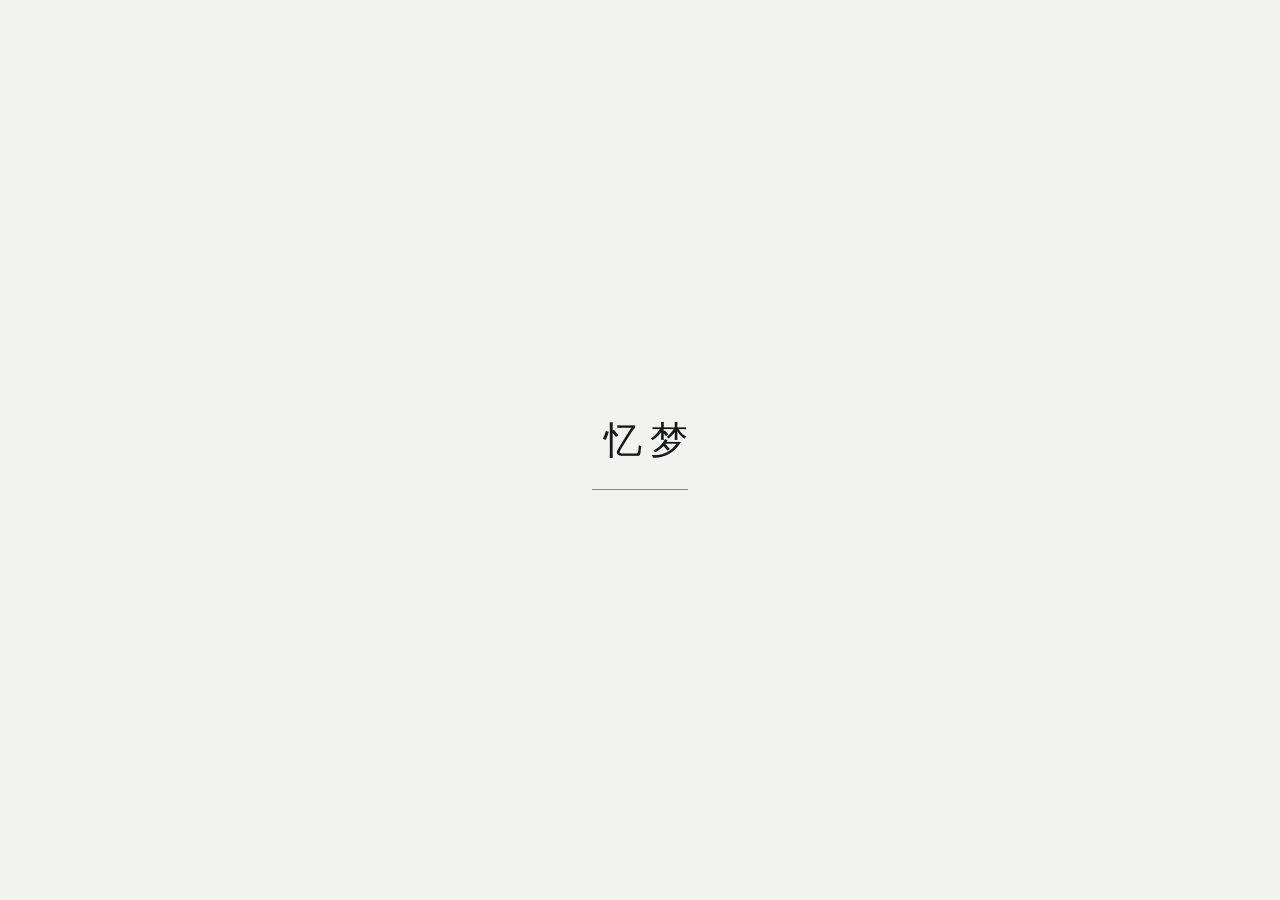
<file: 忆梦/index.html>
<!DOCTYPE html>
<html lang="zh-CN" data-theme="light">
<head>
<meta charset="UTF-8">
<meta name="viewport" content="width=device-width, initial-scale=1">
<title>忆梦</title>
<link rel="icon" href="data:image/svg+xml,%3Csvg xmlns='http://www.w3.org/2000/svg' viewBox='0 0 32 32'%3E%3Crect width='32' height='32' rx='8' fill='%2317181B'/%3E%3Ctext x='16' y='22' font-size='17' text-anchor='middle' fill='%23F2F2EF' font-family='serif'%3E忆%3C/text%3E%3C/svg%3E">
<link rel="stylesheet" href="css/common.css">
<link rel="stylesheet" href="css/index.css">
</head>
<body>
<div class="app home">

  <!-- ===== 顶部 ===== -->
  <header class="home-top">
    <div class="brand">
      <h1 class="brand-word">忆梦</h1>
      <svg class="brand-mark" viewBox="0 0 40 12" aria-hidden="true">
        <path d="M1 6h26" stroke="currentColor" stroke-width="1" opacity="0.35"/>
        <circle cx="32" cy="6" r="2.4" stroke="currentColor" stroke-width="1" fill="none" opacity="0.6"/>
      </svg>
    </div>
    <button class="icon-btn dim" id="btnTheme" aria-label="切换主题"></button>
  </header>

  <!-- ===== 桌面图标 ===== -->
  <main class="desk">
    <ul class="icon-grid" id="iconGrid">

      <li class="icon-cell" style="--i:0">
        <a class="app-icon" href="pages/sessions.html" aria-label="忆梦">
          <span class="icon-tile">
            <svg viewBox="0 0 32 32" fill="none" stroke="currentColor" stroke-width="1.4" stroke-linecap="round">
              <path d="M6 8.5A2.5 2.5 0 0 1 8.5 6h15A2.5 2.5 0 0 1 26 8.5v10A2.5 2.5 0 0 1 23.5 21H14l-5 4v-4h-0.5A2.5 2.5 0 0 1 6 18.5z"/>
              <path d="M19.5 9.2a3.2 3.2 0 1 0 3.4 4.6 3.6 3.6 0 0 1-3.4-4.6z" fill="currentColor" opacity="0.55" stroke="none"/>
              <path d="M11 12.5h4.5M11 16h3" opacity="0.55"/>
            </svg>
          </span>
          <span class="icon-label">忆梦</span>
        </a>
      </li>

      <li class="icon-cell" style="--i:1">
        <a class="app-icon" href="pages/letters.html" aria-label="信笺">
          <span class="icon-tile">
            <svg viewBox="0 0 32 32" fill="none" stroke="currentColor" stroke-width="1.4" stroke-linecap="round">
              <rect x="6.5" y="9" width="19" height="14" rx="1.8"/>
              <path d="M6.5 10.4L16 17.6l9.5-7.2"/>
              <path d="M6.5 21.4l6.6-5M25.5 21.4l-6.6-5" opacity="0.45"/>
            </svg>
          </span>
          <span class="icon-label">信笺</span>
        </a>
      </li>

      <li class="icon-cell" style="--i:2">
        <a class="app-icon" href="pages/cards.html" aria-label="字卡库">
          <span class="icon-tile">
            <svg viewBox="0 0 32 32" fill="none" stroke="currentColor" stroke-width="1.4" stroke-linecap="round">
              <rect x="7" y="10" width="18" height="12" rx="2.2" opacity="0.4" transform="rotate(-6 16 16)"/>
              <rect x="7" y="10" width="18" height="12" rx="2.2" opacity="0.7" transform="rotate(-2 16 16)"/>
              <rect x="7" y="10" width="18" height="12" rx="2.2"/>
              <path d="M10 14h8M10 17.5h5" opacity="0.6"/>
            </svg>
          </span>
          <span class="icon-label">字卡库</span>
        </a>
      </li>

      <li class="icon-cell" style="--i:3">
        <a class="app-icon" href="pages/settings.html" aria-label="设置">
          <span class="icon-tile">
            <svg viewBox="0 0 32 32" fill="none" stroke="currentColor" stroke-width="1.4" stroke-linecap="round">
              <circle cx="16" cy="16" r="3.6"/>
              <path d="M16 6.5v2.2M16 23.3v2.2M6.5 16h2.2M23.3 16h2.2M9.6 9.6l1.6 1.6M20.8 20.8l1.6 1.6M22.4 9.6l-1.6 1.6M11.2 20.8l-1.6 1.6"/>
              <circle cx="16" cy="16" r="8.2" opacity="0.3"/>
            </svg>
          </span>
          <span class="icon-label">设置</span>
        </a>
      </li>

      <li class="icon-cell" style="--i:4">
        <a class="app-icon" href="pages/tide.html" aria-label="潮汐">
          <span class="icon-tile">
            <svg viewBox="0 0 32 32" fill="none" stroke="currentColor" stroke-width="1.4" stroke-linecap="round">
              <circle cx="21.5" cy="10.5" r="3.6" opacity="0.5"/>
              <path d="M6 17.5c2.6-2.4 5.2-2.4 7.8 0s5.2 2.4 7.8 0 5.2-2.4 7.8 0"/>
              <path d="M6 22.6c2.6-2.4 5.2-2.4 7.8 0s5.2 2.4 7.8 0 5.2-2.4 7.8 0" opacity="0.45"/>
            </svg>
          </span>
          <span class="icon-label">潮汐</span>
        </a>
      </li>

      <li class="icon-cell" style="--i:5">
        <a class="app-icon" href="pages/mirror.html" aria-label="共鉴">
          <span class="icon-tile">
            <svg viewBox="0 0 32 32" fill="none" stroke="currentColor" stroke-width="1.4" stroke-linecap="round">
              <circle cx="12.4" cy="16" r="5.8"/>
              <circle cx="19.6" cy="16" r="5.8" opacity="0.45"/>
              <path d="M17.2 16h1.2" opacity="0.5"/>
            </svg>
          </span>
          <span class="icon-label">共鉴</span>
        </a>
      </li>

      <li class="icon-cell" style="--i:6">
        <a class="app-icon" href="pages/sync.html" aria-label="共时">
          <span class="icon-tile">
            <svg viewBox="0 0 32 32" fill="none" stroke="currentColor" stroke-width="1.4" stroke-linecap="round">
              <circle cx="16" cy="16" r="9"/>
              <path d="M16 10.4v6l3.8 2.6"/>
              <path d="M16 5.6v2.2M16 24.2v2.2M5.6 16h2.2M24.2 16h2.2" opacity="0.4"/>
            </svg>
          </span>
          <span class="icon-label">共时</span>
        </a>
      </li>

      <li class="icon-cell" style="--i:7">
        <a class="app-icon" href="pages/resonance.html" aria-label="共振">
          <span class="icon-tile">
            <svg viewBox="0 0 32 32" fill="none" stroke="currentColor" stroke-width="1.4" stroke-linecap="round">
              <circle cx="16" cy="16" r="2.2"/>
              <path d="M12.2 10.8a7 7 0 0 0 0 10.4" opacity="0.7"/>
              <path d="M19.8 10.8a7 7 0 0 1 0 10.4" opacity="0.7"/>
              <path d="M8.4 7a12 12 0 0 0 0 18" opacity="0.4"/>
              <path d="M23.6 7a12 12 0 0 1 0 18" opacity="0.4"/>
            </svg>
          </span>
          <span class="icon-label">共振</span>
        </a>
      </li>

    </ul>
  </main>

  <!-- ===== 底部留白线 ===== -->
  <footer class="home-foot">
    <span class="foot-line"></span>
  </footer>

  <!-- ===== 开场动画 ===== -->
  <div class="opening" id="opening" aria-hidden="true">
    <div class="opening-inner">
      <span class="opening-word" id="openingWord">忆梦</span>
      <span class="opening-rule"></span>
    </div>
  </div>

</div>

<script src="js/common.js"></script>
<script src="js/index.js"></script>
</body>
</html>
</file>
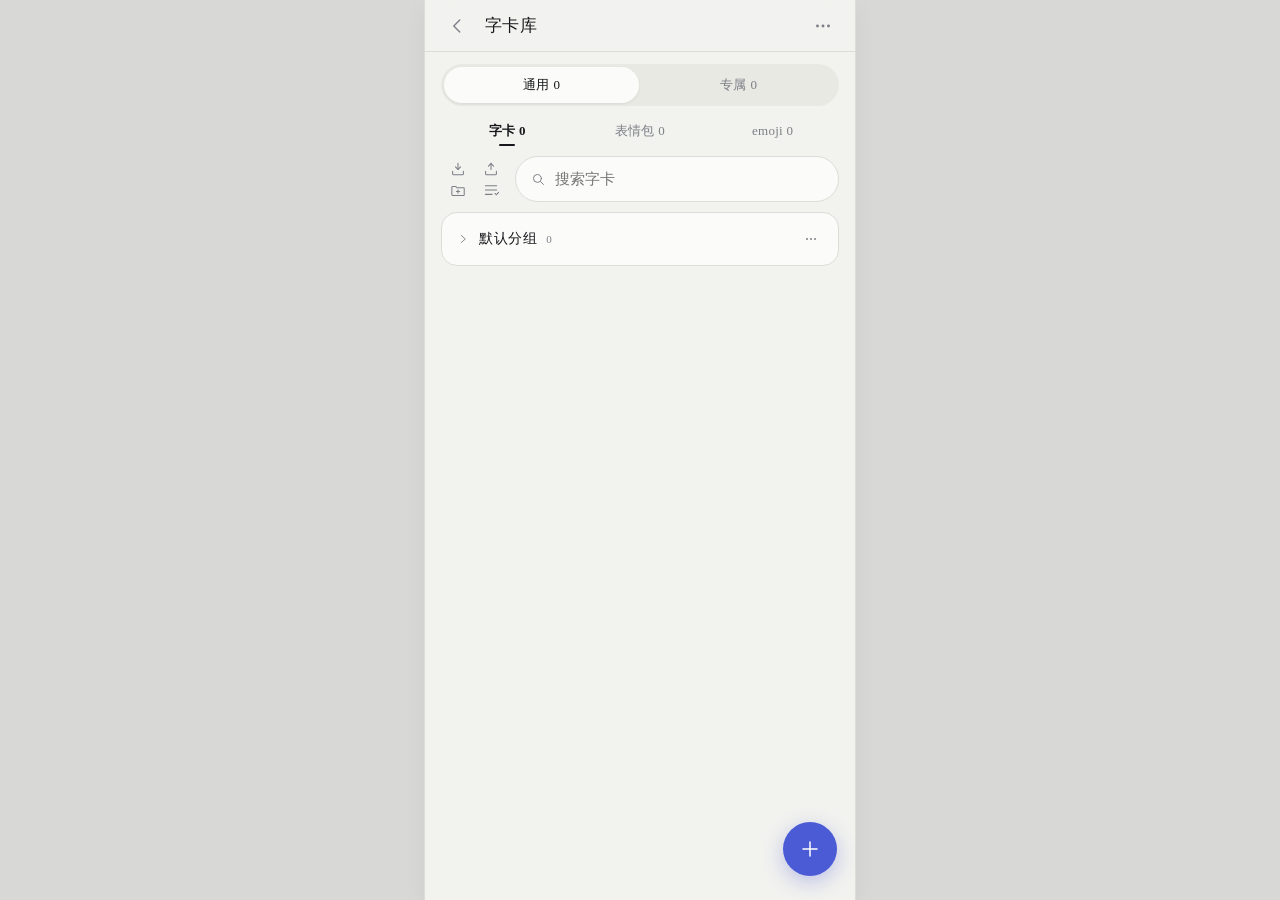
<file: 忆梦/pages/cards.html>
<!DOCTYPE html>
<html lang="zh-CN" data-theme="light">
<head>
<meta charset="UTF-8">
<meta name="viewport" content="width=device-width, initial-scale=1">
<title>忆梦 · 字卡库</title>
<link rel="icon" href="data:image/svg+xml,%3Csvg xmlns='http://www.w3.org/2000/svg' viewBox='0 0 32 32'%3E%3Crect width='32' height='32' rx='8' fill='%2317181B'/%3E%3Ctext x='16' y='22' font-size='17' text-anchor='middle' fill='%23F2F2EF' font-family='serif'%3E忆%3C/text%3E%3C/svg%3E">
<link rel="stylesheet" href="../css/common.css">
<link rel="stylesheet" href="../css/cards.css">
</head>
<body>
<div class="app cards-app">

  <!-- ===== 导航 ===== -->
  <header class="nav">
    <a class="icon-btn dim" href="../index.html" aria-label="返回桌面">
      <svg viewBox="0 0 24 24" fill="none" stroke="currentColor" stroke-width="1.5" stroke-linecap="round">
        <path d="M15 5.5L8.5 12L15 18.5"/>
      </svg>
    </a>
    <div class="nav-title">字卡库</div>
    <button class="icon-btn dim" id="btnMenu" aria-label="更多操作">
      <svg viewBox="0 0 24 24" fill="currentColor"><circle cx="6" cy="12" r="1.6"/><circle cx="12" cy="12" r="1.6"/><circle cx="18" cy="12" r="1.6"/></svg>
    </button>
  </header>

  <!-- ===== 工具区 ===== -->
  <div class="cards-toolbar">
    <div class="seg" id="segRoot">
      <button class="seg-item" data-root="general" aria-selected="true">通用</button>
      <button class="seg-item" data-root="exclusive" aria-selected="false">专属</button>
    </div>

    <div class="kind-tabs" id="kindTabs">
      <button class="kind-tab" data-kind="text" aria-selected="true">字卡</button>
      <button class="kind-tab" data-kind="sticker" aria-selected="false">表情包</button>
      <button class="kind-tab" data-kind="emoji" aria-selected="false">emoji</button>
    </div>

    <div class="tools-row">
      <div class="quick-row" id="quickRow">
        <button class="quick-btn" data-act="import" aria-label="导入 JSON" title="导入">
          <svg viewBox="0 0 24 24" fill="none" stroke="currentColor" stroke-width="1.4" stroke-linecap="round"><path d="M12 4.5v8"/><path d="M8.6 9.2L12 12.6l3.4-3.4"/><path d="M4.8 15v3.2a1.5 1.5 0 001.5 1.5h11.4a1.5 1.5 0 001.5-1.5V15"/></svg>
        </button>
        <button class="quick-btn" data-act="export" aria-label="导出 JSON" title="导出">
          <svg viewBox="0 0 24 24" fill="none" stroke="currentColor" stroke-width="1.4" stroke-linecap="round"><path d="M12 12.6V4.5"/><path d="M8.6 8.1L12 4.7l3.4 3.4"/><path d="M4.8 15v3.2a1.5 1.5 0 001.5 1.5h11.4a1.5 1.5 0 001.5-1.5V15"/></svg>
        </button>
        <button class="quick-btn" data-act="group" aria-label="新建分组" title="新建分组">
          <svg viewBox="0 0 24 24" fill="none" stroke="currentColor" stroke-width="1.4" stroke-linecap="round"><path d="M3.8 8.2a1 1 0 011-1h4.2l1.7 1.9h8.6a1 1 0 011 1v8.1a1 1 0 01-1 1H4.8a1 1 0 01-1-1V8.2z"/><path d="M12 11.8v4.4M9.8 14h4.4"/></svg>
        </button>
        <button class="quick-btn" data-act="batch" aria-label="批量管理" title="批量管理">
          <svg viewBox="0 0 24 24" fill="none" stroke="currentColor" stroke-width="1.4" stroke-linecap="round"><path d="M4.5 6.2h15M4.5 12h15M4.5 17.8h9"/><path d="M17.3 16.6l1.8 1.8 3-3.2"/></svg>
        </button>
      </div>

      <div class="field search-field">
        <svg viewBox="0 0 24 24" fill="none" stroke="currentColor" stroke-width="1.4" stroke-linecap="round">
          <circle cx="10.5" cy="10.5" r="5.6"/><path d="M15 15l4 4"/>
        </svg>
        <input id="searchInput" type="search" placeholder="搜索字卡" autocomplete="off">
      </div>

      <div class="member-bar" id="memberBar"></div>
    </div>
  </div>

  <!-- ===== 分组列表 ===== -->
  <main class="group-list" id="groupList"></main>

  <div class="empty hide" id="cardsEmpty">
    <svg viewBox="0 0 24 24" fill="none" stroke="currentColor" stroke-width="1.4" stroke-linecap="round">
      <rect x="4" y="6.5" width="16" height="11" rx="2"/>
      <path d="M7 10.5h10M7 13.5h6"/>
    </svg>
    <p id="emptyText">还没有字卡</p>
    <button class="btn btn-sm" id="btnEmptyAdd">添加字卡</button>
  </div>

  <!-- ===== 批量操作条 ===== -->
  <div class="batch-bar hide" id="batchBar">
    <span class="batch-count" id="batchCount">已选 0 条</span>
    <button class="btn btn-sm" id="btnBatchMove">移动</button>
    <button class="btn btn-sm btn-danger" id="btnBatchDelete">删除</button>
    <button class="btn btn-sm btn-ghost" id="btnBatchExit">退出</button>
  </div>

  <!-- ===== 添加按钮 ===== -->
  <button class="fab" id="btnAdd" aria-label="添加字卡">
    <svg viewBox="0 0 24 24" fill="none" stroke="currentColor" stroke-width="1.5" stroke-linecap="round">
      <path d="M12 5v14M5 12h14"/>
    </svg>
  </button>

</div>

<script src="../js/common.js"></script>
<script src="../js/cards.js"></script>
</body>
</html>
</file>
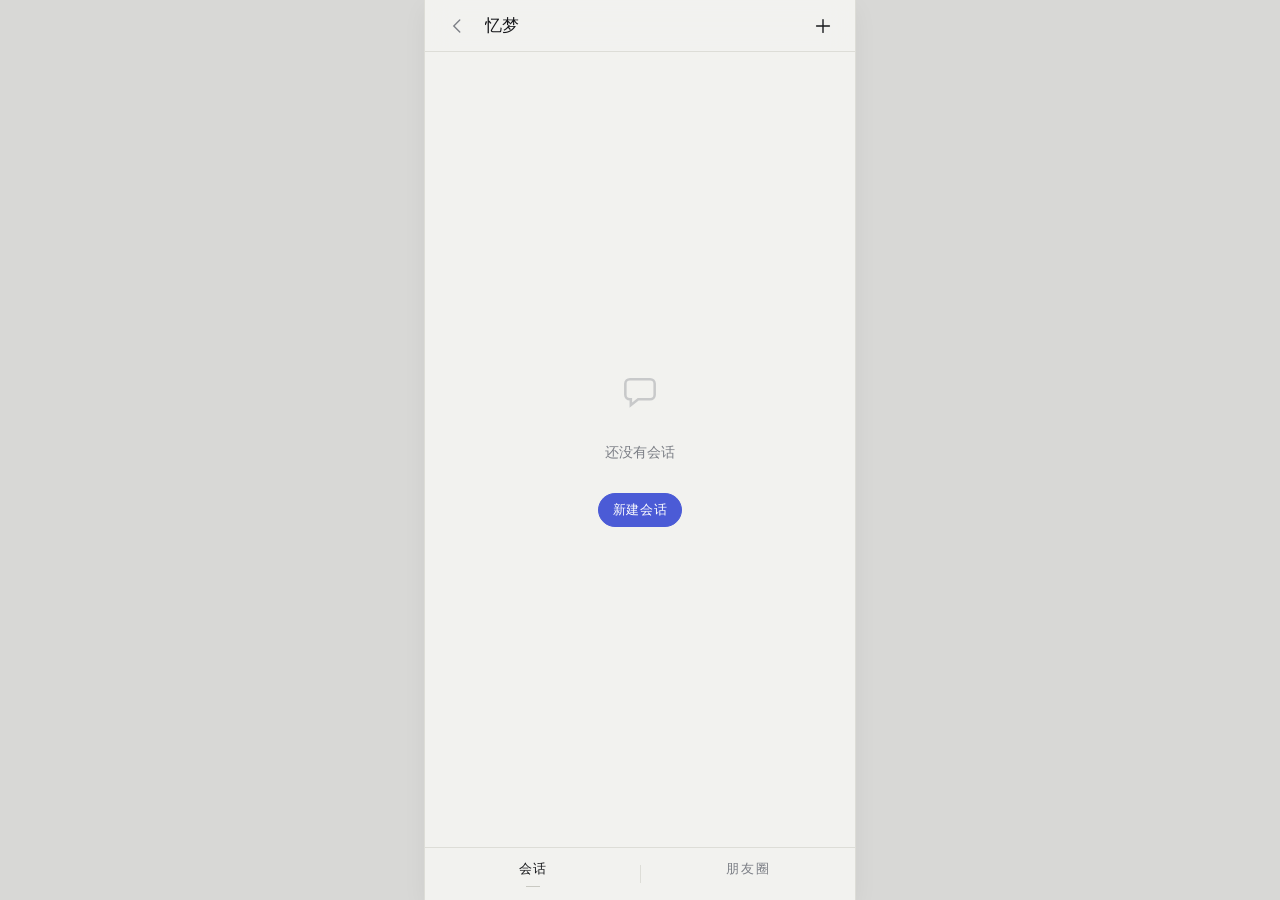
<file: 忆梦/pages/chat.html>
<!DOCTYPE html>
<html lang="zh-CN" data-theme="light">
<head>
<meta charset="UTF-8">
<meta name="viewport" content="width=device-width, initial-scale=1">
<title>忆梦</title>
<link rel="icon" href="data:image/svg+xml,%3Csvg xmlns='http://www.w3.org/2000/svg' viewBox='0 0 32 32'%3E%3Crect width='32' height='32' rx='8' fill='%2317181B'/%3E%3Ctext x='16' y='22' font-size='17' text-anchor='middle' fill='%23F2F2EF' font-family='serif'%3E忆%3C/text%3E%3C/svg%3E">
<link rel="stylesheet" href="../css/common.css">
<link rel="stylesheet" href="../css/chat.css?v=186">
</head>
<body>
<div class="app chat-app">

  <!-- 背景层 -->
  <div class="chat-bg" id="chatBg" aria-hidden="true"></div>

  <!-- ===== 导航 ===== -->
  <header class="nav chat-nav">
    <a class="icon-btn dim" id="btnBack" href="sessions.html" aria-label="返回会话">
      <svg viewBox="0 0 24 24" fill="none" stroke="currentColor" stroke-width="1.5" stroke-linecap="round">
        <path d="M15 5.5L8.5 12L15 18.5"/>
      </svg>
    </a>
    <div class="chat-title">
      <div class="nav-title" id="chatTitle">忆梦</div>
      <div class="chat-status" id="chatStatus"></div>
    </div>
    <div class="nav-ecg" id="navEcg" aria-label="陪伴中">
      <svg viewBox="0 0 132 34" fill="none" stroke="currentColor" stroke-width="1.6" stroke-linecap="round" stroke-linejoin="round">
        <path class="ecg-line" d="M4 17h14l3-3 3 3 3-10 3.4 17 3-7 3 4h12"/>
        <path class="ecg-pulse" d="M4 17h14l3-3 3 3 3-10 3.4 17 3-7 3 4h12"/>
        <path class="ecg-heart" d="M66 25C62.2 22.2 55.4 17.4 55.4 12.6A5.6 5.6 0 0 1 66 10.4A5.6 5.6 0 0 1 76.6 12.6C76.6 17.4 69.8 22.2 66 25Z"/>
        <path class="ecg-line" d="M84 17h14l3-3 3 3 3-10 3.4 17 3-7 3 4h12"/>
        <path class="ecg-pulse" d="M84 17h14l3-3 3 3 3-10 3.4 17 3-7 3 4h12"/>
      </svg>
    </div>
    <button class="icon-btn dim" id="btnMore" aria-label="个人资料">
      <svg viewBox="0 0 24 24" fill="currentColor"><circle cx="6" cy="12" r="1.6"/><circle cx="12" cy="12" r="1.6"/><circle cx="18" cy="12" r="1.6"/></svg>
    </button>
  </header>

  <!-- ===== 群公告 ===== -->
  <button class="chat-notice" id="chatNotice" type="button">
    <span class="cn-tag">群公告</span>
    <span class="cn-text" id="chatNoticeText"></span>
  </button>

  <!-- ===== 消息区 ===== -->
  <main class="chat-scroll" id="chatScroll">
    <ul class="msg-list" id="msgList"></ul>
    <div class="msg-toolbar" id="msgToolbar" hidden>
      <button type="button" class="mt-btn" data-act="quote">引用</button>
      <span class="mt-sep"></span>
      <button type="button" class="mt-btn" data-act="fav" id="mtFav">收藏</button>
      <span class="mt-sep"></span>
      <button type="button" class="mt-btn is-danger" data-act="del">删除</button>
    </div>
  </main>

  <!-- ===== 底部输入区 ===== -->
  <div class="quote-bar" id="quoteBar" hidden>
    <span class="qb-line"></span>
    <span class="qb-text" id="quoteText"></span>
    <button class="qb-x" id="quoteCancel" type="button" aria-label="取消引用">
      <svg viewBox="0 0 24 24" fill="none" stroke="currentColor" stroke-width="1.6" stroke-linecap="round">
        <path d="M6.5 6.5l11 11M17.5 6.5l-11 11"/>
      </svg>
    </button>
  </div>
  <div class="composer">
    <button class="plus-btn" id="btnPlus" aria-label="更多操作">
      <svg viewBox="0 0 24 24" fill="none" stroke="currentColor" stroke-width="1.5" stroke-linecap="round">
        <path d="M12 6.5v11M6.5 12h11"/>
      </svg>
    </button>
    <div class="input-shell">
      <textarea id="inputMsg" rows="1" maxlength="500" placeholder="说点什么" autocomplete="off"></textarea>
      <button class="send-btn" id="btnSend" aria-label="发送">
        <svg viewBox="0 0 24 24" fill="none" stroke="currentColor" stroke-width="1.5" stroke-linecap="round">
          <path d="M4.5 12l15-7-7 15-1.6-6.2z" fill="currentColor" fill-opacity="0.12"/>
        </svg>
      </button>
    </div>
  </div>

  <!-- ===== ＋ 上升面板（每页 6 项，可横向滑动翻页） ===== -->
  <div class="action-panel" id="plusPanel">
    <div class="action-track" id="panelTrack"></div>
    <div class="action-dots" id="panelDots"></div>
  </div>

  <!-- ===== 视频通话（模拟画面，不调用摄像头） ===== -->
  <button type="button" class="call-fab" id="callFab" hidden>
    <span class="cf-avatar" id="cfAvatar"></span>
    <span class="cf-time" id="cfTime">00:00</span>
  </button>
  <div class="call-mask" id="callMask" hidden>
    <div class="call-view" id="callView">
      <div class="call-bg" id="callBg"></div>
      <div class="call-top">
        <div class="call-status" id="callStatus">正在呼叫…</div>
      </div>
      <div class="call-stage">
        <span class="call-avatar" id="callAvatar"></span>
        <div class="call-faces" id="callFaces" hidden></div>
      </div>
      <div class="call-actions">
        <button type="button" class="call-btn is-answer" id="callAnswer" hidden>
          <svg viewBox="0 0 24 24" fill="none" stroke="currentColor" stroke-width="1.5" stroke-linecap="round">
            <rect x="3" y="6" width="12" height="12" rx="2.5"/><path d="M15.5 11.2l4.2-2.6v6.8l-4.2-2.6z"/>
          </svg>
          <span>接听</span>
        </button>
        <button type="button" class="call-btn" id="callMute">
          <svg viewBox="0 0 24 24" fill="none" stroke="currentColor" stroke-width="1.5" stroke-linecap="round">
            <rect x="9" y="3.5" width="6" height="10.5" rx="3"/><path d="M5.5 11.5a6.5 6.5 0 0 0 13 0M12 18v2.6"/>
          </svg>
          <span id="callMuteText">静音</span>
        </button>
        <button type="button" class="call-btn is-hang" id="callHang">
          <svg viewBox="0 0 24 24" fill="none" stroke="currentColor" stroke-width="1.5" stroke-linecap="round">
            <path d="M4.5 9.5c4.6-4 10.4-4 15 0"/><path d="M4.5 9.5l1.6 4.2 3.4-.9"/>
            <path d="M19.5 9.5l-1.6 4.2-3.4-.9"/>
          </svg>
          <span id="callHangText">挂断</span>
        </button>
      </div>
    </div>
    <button type="button" class="call-back" id="callBack" aria-label="返回聊天">
      <svg viewBox="0 0 24 24" fill="none" stroke="currentColor" stroke-width="1.6" stroke-linecap="round">
        <path d="M14.5 5.5L8 12l6.5 6.5"/>
      </svg>
    </button>
  </div>

</div>

<script src="../js/common.js"></script>
<script src="../js/chat.js?v=184"></script>
</body>
</html>
</file>
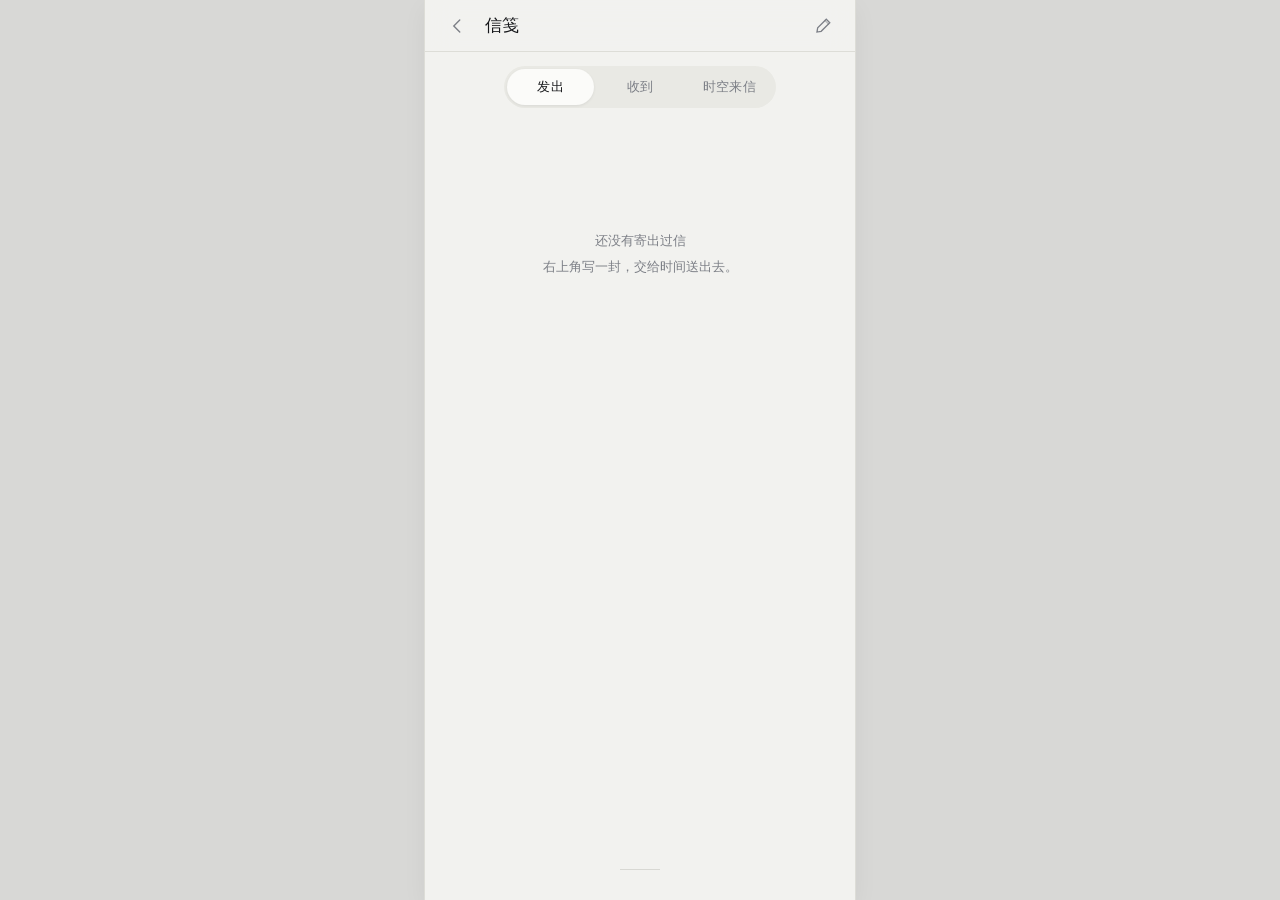
<file: 忆梦/pages/letters.html>
<!DOCTYPE html>
<html lang="zh-CN" data-theme="light">
<head>
<meta charset="UTF-8">
<meta name="viewport" content="width=device-width, initial-scale=1">
<title>忆梦 · 信笺</title>
<link rel="icon" href="data:image/svg+xml,%3Csvg xmlns='http://www.w3.org/2000/svg' viewBox='0 0 32 32'%3E%3Crect width='32' height='32' rx='8' fill='%2317181B'/%3E%3Ctext x='16' y='22' font-size='17' text-anchor='middle' fill='%23F2F2EF' font-family='serif'%3E忆%3C/text%3E%3C/svg%3E">
<link rel="stylesheet" href="../css/common.css">
<link rel="stylesheet" href="../css/letters.css">
</head>
<body>
<div class="app letter-app">

  <!-- ===== 导航 ===== -->
  <header class="nav">
    <a class="icon-btn dim" href="../index.html" aria-label="返回桌面">
      <svg viewBox="0 0 24 24" fill="none" stroke="currentColor" stroke-width="1.5" stroke-linecap="round">
        <path d="M15 5.5L8.5 12L15 18.5"/>
      </svg>
    </a>
    <div class="nav-title">信笺</div>
    <button class="icon-btn dim" id="btnWrite" aria-label="写一封信">
      <svg viewBox="0 0 24 24" fill="none" stroke="currentColor" stroke-width="1.4" stroke-linecap="round">
        <path d="M15.6 4.6l3.8 3.8-9.4 9.4-4.6.8.8-4.6 9.4-9.4z"/>
        <path d="M14.2 6l3.8 3.8" opacity="0.5"/>
      </svg>
    </button>
  </header>

  <!-- ===== 信袋 ===== -->
  <main class="letter-main">
    <div class="letter-seg seg" id="letterSeg">
      <button type="button" class="seg-item" data-seg="out" aria-selected="true">发出</button>
      <button type="button" class="seg-item" data-seg="in" aria-selected="false">收到</button>
      <button type="button" class="seg-item" data-seg="drift" aria-selected="false">时空来信</button>
    </div>
    <ul class="letter-list" id="letterList"></ul>
    <div class="letter-empty hide" id="letterEmpty">
      <p id="emptyTitle">还没有收到信</p>
      <p id="emptySub">写一封寄出去，对方会回你。</p>
    </div>
  </main>

  <footer class="letter-foot"><span></span></footer>

</div>

<script src="../js/common.js"></script>
<script src="../js/letters.js"></script>
</body>
</html>
</file>
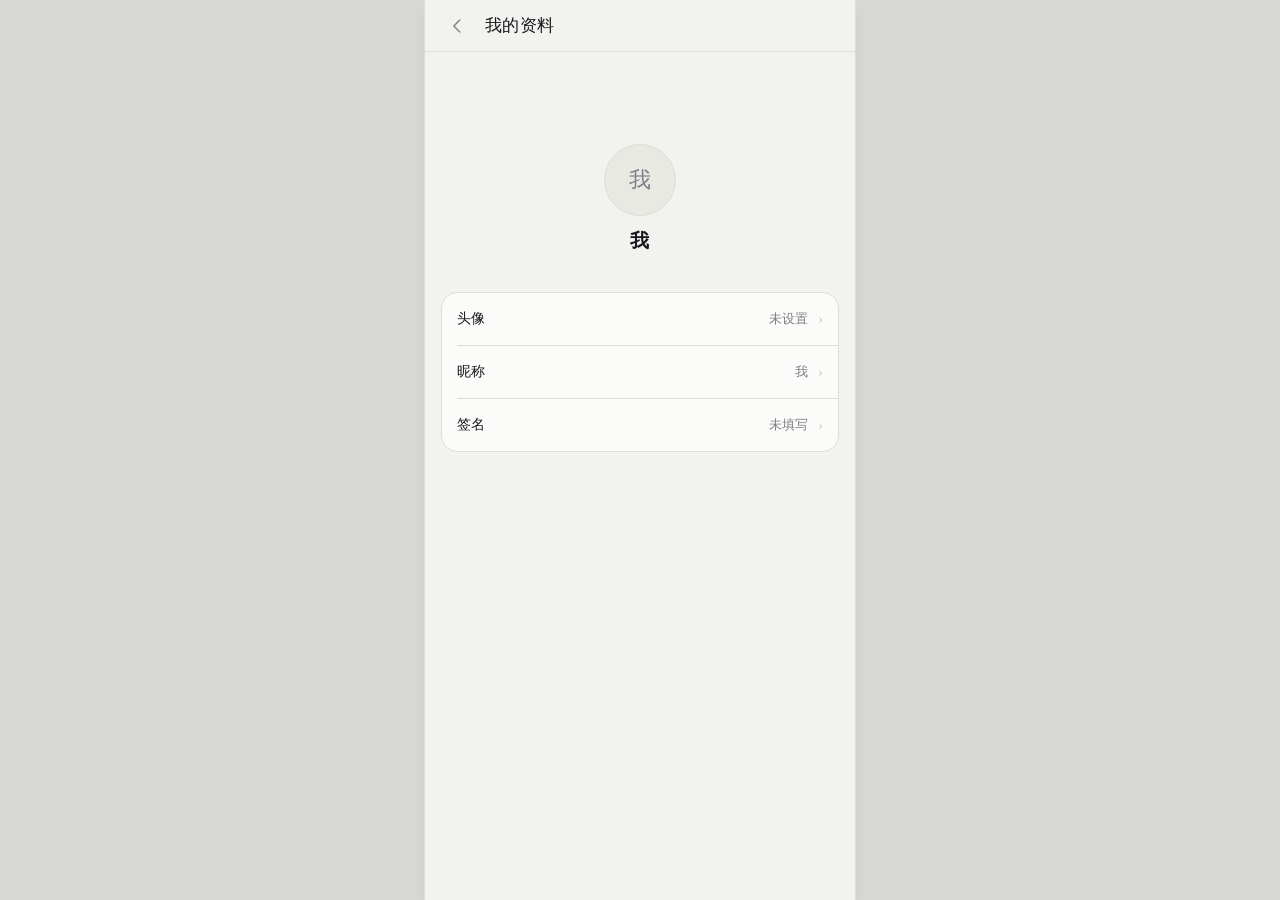
<file: 忆梦/pages/me.html>
<!DOCTYPE html>
<html lang="zh-CN" data-theme="light">
<head>
<meta charset="UTF-8">
<meta name="viewport" content="width=device-width, initial-scale=1">
<title>我的资料 · 忆梦</title>
<link rel="icon" href="data:image/svg+xml,%3Csvg xmlns='http://www.w3.org/2000/svg' viewBox='0 0 32 32'%3E%3Crect width='32' height='32' rx='8' fill='%2317181B'/%3E%3Ctext x='16' y='22' font-size='17' text-anchor='middle' fill='%23F2F2EF' font-family='serif'%3E忆%3C/text%3E%3C/svg%3E">
<link rel="stylesheet" href="../css/common.css">
<link rel="stylesheet" href="../css/me.css">
</head>
<body>
<div class="app me-app">

  <!-- ===== 导航 ===== -->
  <header class="nav">
    <button type="button" class="icon-btn dim" id="meBack" aria-label="返回">
      <svg viewBox="0 0 24 24" fill="none" stroke="currentColor" stroke-width="1.5" stroke-linecap="round">
        <path d="M15 5.5L8.5 12L15 18.5"/>
      </svg>
    </button>
    <div class="nav-title">我的资料</div>
    <span class="nav-pad" aria-hidden="true"></span>
  </header>

  <main class="me-scroll">

    <!-- ===== 我 ===== -->
    <section class="me-hero">
      <button type="button" class="me-avatar" id="meAvatar" aria-label="更换头像"></button>
      <div class="me-meta">
        <span class="me-name" id="meName">我</span>
        <span class="me-bio" id="meBio" hidden></span>
      </div>
    </section>

    <!-- ===== 可改的几项 ===== -->
    <section class="me-card">
      <button type="button" class="me-item" data-act="avatar">
        <span class="me-label">头像</span>
        <span class="me-note" id="meAvatarNote">未设置</span>
        <span class="me-arrow" aria-hidden="true">›</span>
      </button>
      <div class="me-hair"></div>
      <button type="button" class="me-item" data-act="name">
        <span class="me-label">昵称</span>
        <span class="me-note" id="meNameNote"></span>
        <span class="me-arrow" aria-hidden="true">›</span>
      </button>
      <div class="me-hair"></div>
      <button type="button" class="me-item" data-act="bio">
        <span class="me-label">签名</span>
        <span class="me-note" id="meBioNote"></span>
        <span class="me-arrow" aria-hidden="true">›</span>
      </button>
    </section>

  </main>
</div>

<script src="../js/common.js"></script>
<script src="../js/me.js"></script>
</body>
</html>
</file>
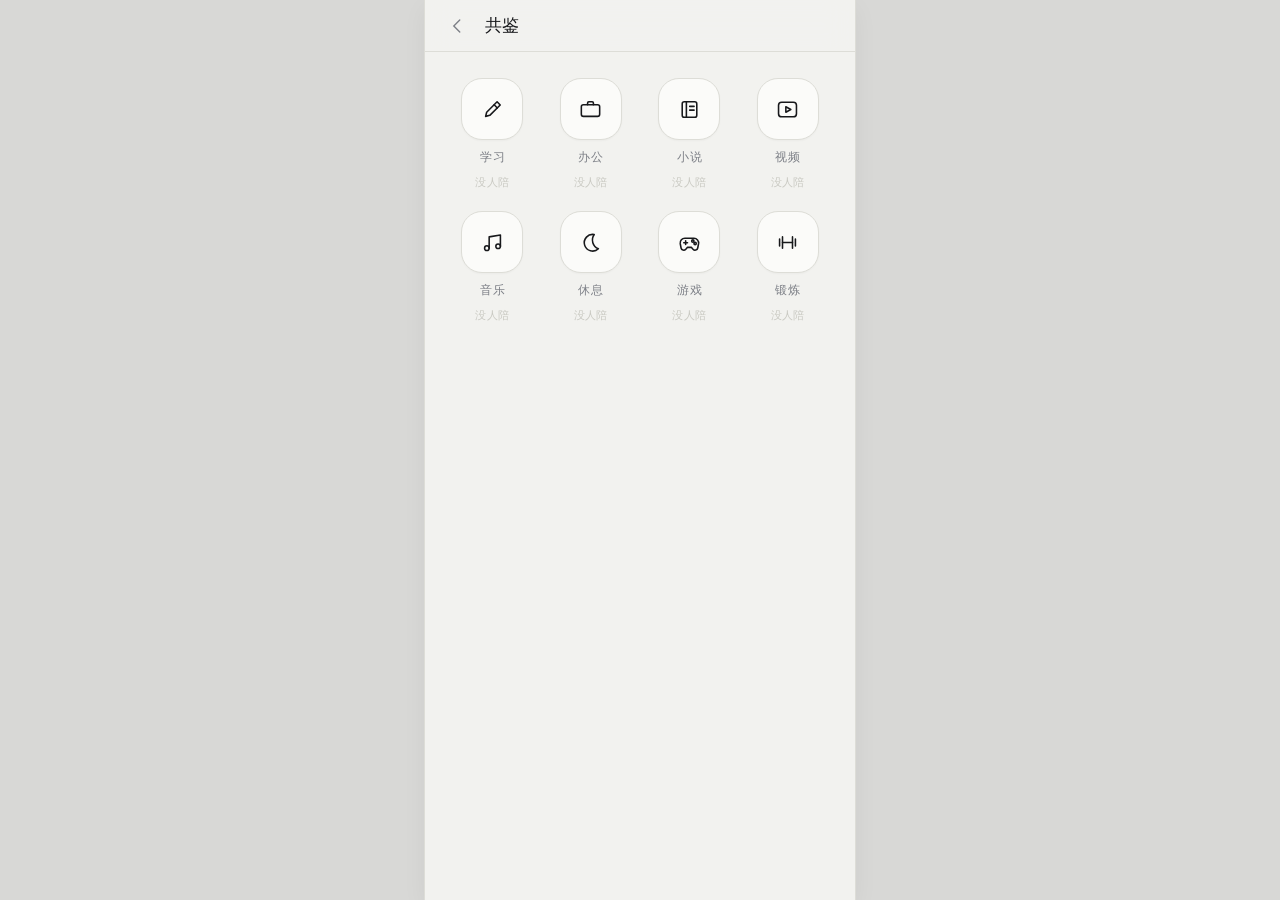
<file: 忆梦/pages/mirror.html>
<!DOCTYPE html>
<html lang="zh-CN" data-theme="light">
<head>
<meta charset="UTF-8">
<meta name="viewport" content="width=device-width, initial-scale=1">
<title>忆梦 · 共鉴</title>
<link rel="icon" href="data:image/svg+xml,%3Csvg xmlns='http://www.w3.org/2000/svg' viewBox='0 0 32 32'%3E%3Crect width='32' height='32' rx='8' fill='%2317181B'/%3E%3Ctext x='16' y='22' font-size='17' text-anchor='middle' fill='%23F2F2EF' font-family='serif'%3E忆%3C/text%3E%3C/svg%3E">
<link rel="stylesheet" href="../css/common.css">
<link rel="stylesheet" href="../css/mirror.css?v=152">
</head>
<body>
<div class="app mirror-app">

  <!-- ===== 导航 ===== -->
  <header class="nav">
    <a class="icon-btn dim" href="../index.html" aria-label="返回桌面">
      <svg viewBox="0 0 24 24" fill="none" stroke="currentColor" stroke-width="1.5" stroke-linecap="round">
        <path d="M15 5.5L8.5 12L15 18.5"/>
      </svg>
    </a>
    <div class="nav-title">共鉴</div>
    <span class="icon-btn"></span>
  </header>

  <!-- ===== 四类陪伴入口 ===== -->
  <main class="mirror-main">
    <div class="mirror-kinds" id="mirrorKinds"></div>
  </main>

</div>

<script src="../js/common.js"></script>
<script src="../js/mirror.js?v=152"></script>
</body>
</html>
</file>
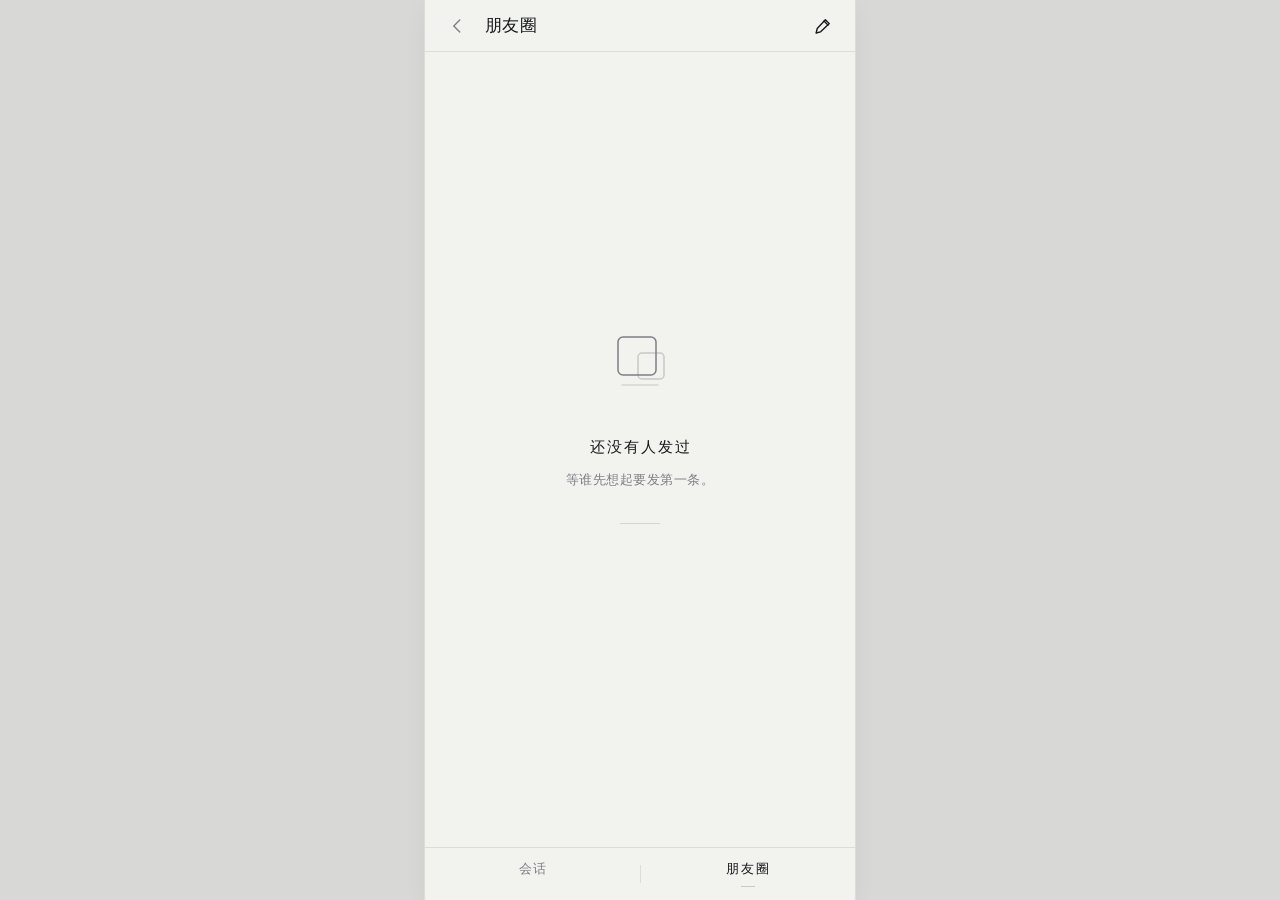
<file: 忆梦/pages/moments.html>
<!DOCTYPE html>
<html lang="zh-CN" data-theme="light">
<head>
<meta charset="UTF-8">
<meta name="viewport" content="width=device-width, initial-scale=1">
<title>忆梦 · 朋友圈</title>
<link rel="icon" href="data:image/svg+xml,%3Csvg xmlns='http://www.w3.org/2000/svg' viewBox='0 0 32 32'%3E%3Crect width='32' height='32' rx='8' fill='%2317181B'/%3E%3Ctext x='16' y='22' font-size='17' text-anchor='middle' fill='%23F2F2EF' font-family='serif'%3E忆%3C/text%3E%3C/svg%3E">
<link rel="stylesheet" href="../css/common.css">
<link rel="stylesheet" href="../css/moments.css">
</head>
<body>
<div class="app moments-app">

  <!-- ===== 导航 ===== -->
  <header class="nav">
    <a class="icon-btn dim" href="sessions.html" aria-label="返回会话">
      <svg viewBox="0 0 24 24" fill="none" stroke="currentColor" stroke-width="1.5" stroke-linecap="round">
        <path d="M15 5.5L8.5 12L15 18.5"/>
      </svg>
    </a>
    <div class="nav-title">朋友圈</div>
    <button class="icon-btn" id="btnCompose" aria-label="发朋友圈">
      <svg viewBox="0 0 24 24" fill="none" stroke="currentColor" stroke-width="1.5" stroke-linecap="round" stroke-linejoin="round">
        <path d="M14.6 5.1l4.3 4.3L9.4 18.4l-4.9 1.2 1.2-4.9z"/>
        <path d="M13.1 6.6l4.3 4.3"/>
      </svg>
    </button>
  </header>

  <!-- ===== 动态列表 ===== -->
  <main class="moments-main">
    <ul class="moment-list" id="momentList"></ul>

    <div class="moments-empty" id="momentsEmpty">
      <div class="moments-mark" aria-hidden="true">
        <svg viewBox="0 0 96 96" fill="none" stroke="currentColor" stroke-width="1.5" stroke-linecap="round">
          <rect x="26" y="26" width="38" height="38" rx="5"/>
          <rect x="46" y="42" width="26" height="26" rx="4" opacity="0.36"/>
          <path d="M30 74h36" opacity="0.26"/>
        </svg>
      </div>
      <p class="moments-title">还没有人发过</p>
      <p class="moments-sub">等谁先想起要发第一条。</p>
      <span class="moments-rule"></span>
    </div>
  </main>

  <!-- ===== 底部双 tab ===== -->
  <nav class="two-tabs" aria-label="切换">
    <a class="two-tab" href="sessions.html">会话</a>
    <a class="two-tab is-on" href="moments.html">朋友圈</a>
  </nav>

  <!-- ===== 发布页（整屏） ===== -->
  <div class="cp-mask hide" id="composeMask" aria-hidden="true">
    <div class="cp-sheet">
      <header class="cp-head">
        <button class="cp-head-btn" id="cpCancel" type="button">取消</button>
        <div class="cp-head-title">发布朋友圈</div>
        <button class="cp-head-btn is-post" id="cpPost" type="button">发布</button>
      </header>

      <div class="cp-body">
        <div class="cp-text-wrap">
          <textarea id="cpText" rows="4" maxlength="600" placeholder="这一刻，说点什么……"></textarea>
          <div class="cp-photos" id="cpPhotos"></div>
          <span class="cp-count" id="cpCount">0/600</span>
        </div>

        <ul class="cp-rows">
          <li class="cp-row cp-row-place">
            <span class="cp-ico">
              <svg viewBox="0 0 24 24" fill="none" stroke="currentColor" stroke-width="1.5" stroke-linecap="round" stroke-linejoin="round">
                <path d="M12 21s6.5-6.2 6.5-11a6.5 6.5 0 1 0-13 0c0 4.8 6.5 11 6.5 11z"/>
                <circle cx="12" cy="10" r="2.4"/>
              </svg>
            </span>
            <input id="cpPlace" type="text" maxlength="30" placeholder="添加地点">
          </li>

          <li class="cp-row" id="rowMention" role="button" tabindex="0">
            <span class="cp-ico">
              <svg viewBox="0 0 24 24" fill="none" stroke="currentColor" stroke-width="1.5" stroke-linecap="round">
                <circle cx="12" cy="12" r="3.6"/>
                <path d="M15.6 12v1.6a2.4 2.4 0 0 0 4.8 0V12a8.4 8.4 0 1 0-3.3 6.7"/>
              </svg>
            </span>
            <span class="cp-row-label">提到谁</span>
            <span class="cp-row-value" id="mentionValue">不 @ 任何人</span>
            <span class="cp-arrow">
              <svg viewBox="0 0 24 24" fill="none" stroke="currentColor" stroke-width="1.5" stroke-linecap="round">
                <path d="M9.5 5.5L16 12l-6.5 6.5"/>
              </svg>
            </span>
          </li>

          <li class="cp-row" id="rowScope" role="button" tabindex="0">
            <span class="cp-ico">
              <svg viewBox="0 0 24 24" fill="none" stroke="currentColor" stroke-width="1.5" stroke-linecap="round" stroke-linejoin="round">
                <path d="M2.8 12S6.2 5.6 12 5.6 21.2 12 21.2 12 18 18.4 12 18.4 2.8 12 2.8 12z"/>
                <circle cx="12" cy="12" r="2.9"/>
              </svg>
            </span>
            <span class="cp-row-label">谁可以看</span>
            <span class="cp-row-value" id="scopeValue">公开</span>
            <span class="cp-arrow">
              <svg viewBox="0 0 24 24" fill="none" stroke="currentColor" stroke-width="1.5" stroke-linecap="round">
                <path d="M9.5 5.5L16 12l-6.5 6.5"/>
              </svg>
            </span>
          </li>
        </ul>
      </div>

      <input type="file" id="cpFile" accept="image/*" multiple hidden>
      <input type="file" id="cpVideo" accept="video/*" hidden>

      <!-- 子面板：提到谁 / 可见范围 -->
      <div class="cp-pick hide" id="cpPick">
        <header class="cp-pick-head">
          <button class="cp-head-btn" id="pickCancel" type="button">取消</button>
          <div class="cp-pick-title" id="pickTitle">选择</div>
          <button class="cp-head-btn is-post" id="pickOk" type="button">确定</button>
        </header>
        <div class="cp-pick-body" id="pickBody"></div>
      </div>
    </div>
  </div>

</div>

<script src="../js/common.js"></script>
<script src="../js/moments.js"></script>
</body>
</html>
</file>
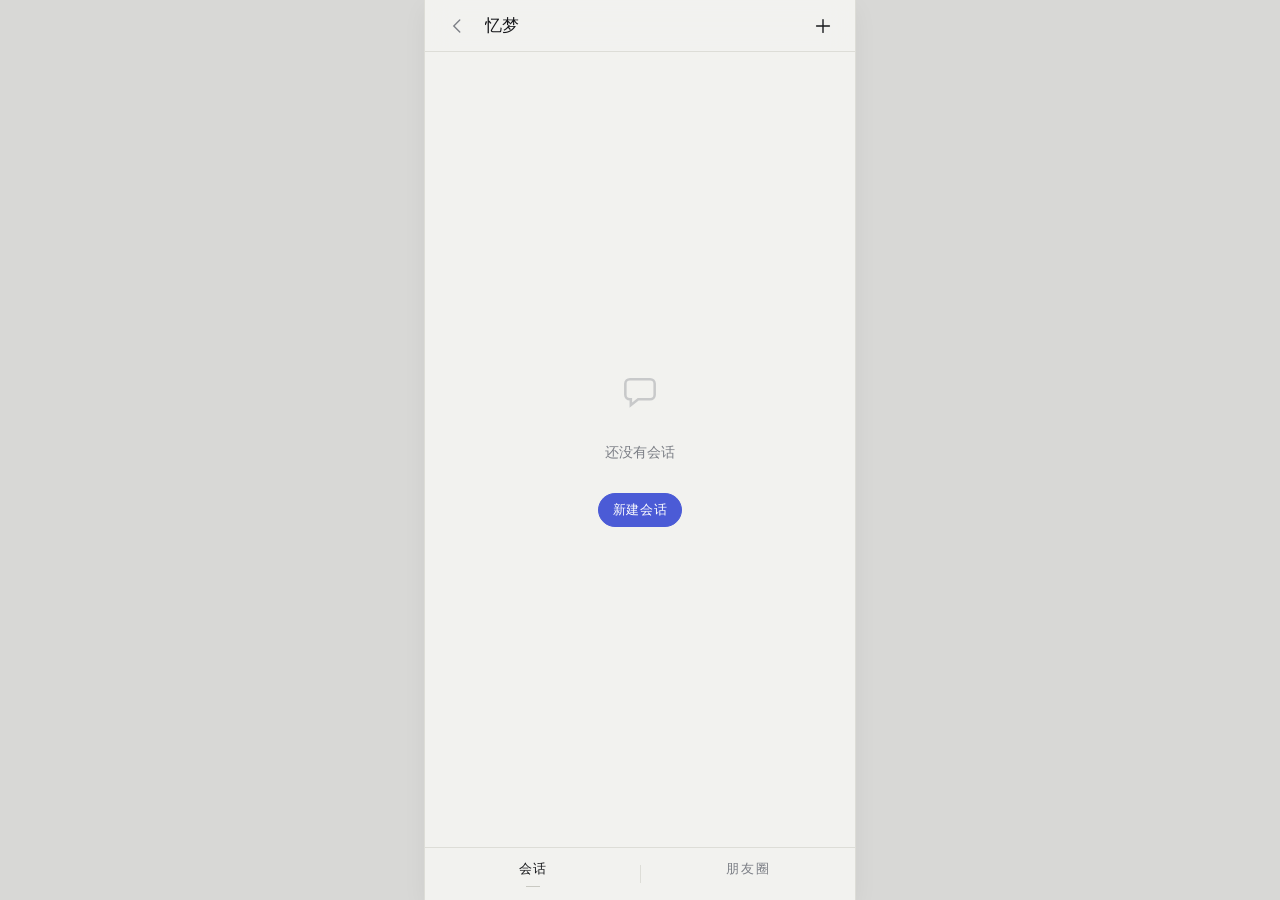
<file: 忆梦/pages/profile.html>
<!DOCTYPE html>
<html lang="zh-CN" data-theme="light">
<head>
<meta charset="UTF-8">
<meta name="viewport" content="width=device-width, initial-scale=1">
<title>个人资料 · 忆梦</title>
<link rel="icon" href="data:image/svg+xml,%3Csvg xmlns='http://www.w3.org/2000/svg' viewBox='0 0 32 32'%3E%3Crect width='32' height='32' rx='8' fill='%2317181B'/%3E%3Ctext x='16' y='22' font-size='17' text-anchor='middle' fill='%23F2F2EF' font-family='serif'%3E忆%3C/text%3E%3C/svg%3E">
<link rel="stylesheet" href="../css/common.css">
<link rel="stylesheet" href="../css/profile.css?v=183">
</head>
<body>
<div class="app profile-app">

  <!-- ===== 导航 ===== -->
  <header class="nav">
    <a class="icon-btn dim" id="pfBack" href="sessions.html" aria-label="返回">
      <svg viewBox="0 0 24 24" fill="none" stroke="currentColor" stroke-width="1.5" stroke-linecap="round">
        <path d="M15 5.5L8.5 12L15 18.5"/>
      </svg>
    </a>
    <div class="nav-title" id="pfNavTitle">个人资料</div>
    <span class="nav-pad" aria-hidden="true"></span>
  </header>

  <main class="profile-scroll" id="profileScroll">

    <!-- ===== 角色资料 ===== -->
    <section class="pf-hero" id="pfHero">
      <button type="button" class="pf-avatar" id="pfAvatar" aria-label="更换头像"></button>
      <div class="pf-meta">
        <span class="pf-name" id="pfName">忆梦</span>
        <span class="pf-sub" id="pfSub" hidden></span>
      </div>
    </section>

    <!-- ===== 群信息（只有群聊显示） ===== -->
    <section class="pf-card pf-group-info" id="pfGroup" hidden>
      <button type="button" class="pf-item" data-g="name">
        <span class="pf-item-label">群名称</span>
        <span class="pf-item-note" id="pfGroupNameVal"></span>
        <span class="pf-arrow" aria-hidden="true">›</span>
      </button>
      <div class="pf-hair"></div>
      <button type="button" class="pf-item" data-g="notice">
        <span class="pf-item-label">群公告</span>
        <span class="pf-item-note" id="pfGroupNoticeVal"></span>
        <span class="pf-arrow" aria-hidden="true">›</span>
      </button>
    </section>

    <!-- ===== 群成员（只有群聊显示） ===== -->
    <section class="pf-card pf-members" id="pfMembers" hidden>
      <div class="pf-members-head">
        <span class="pf-sec-title">群成员</span>
        <span class="pf-members-count" id="pfMemberCount"></span>
      </div>
      <div class="pf-members-grid" id="pfMemberGrid"></div>
    </section>

    <!-- ===== 群管理（只有群聊显示） ===== -->
    <section class="pf-card pf-manage" id="pfManage" hidden>
      <div class="pf-members-head">
        <span class="pf-sec-title">群管理</span>
        <span class="pf-members-count" id="pfOwnerNote">群主 · 我</span>
      </div>
      <div class="pf-manage-list" id="pfManageList"></div>
    </section>

    <!-- ===== 行列表 ===== -->
    <section class="pf-card pf-list" id="pfRows">
      <button type="button" class="pf-item" data-act="settings">
        <span class="pf-item-label">聊天设置</span>
        <span class="pf-arrow" aria-hidden="true">›</span>
      </button>
      <div class="pf-hair"></div>

      <button type="button" class="pf-item" data-act="pin">
        <span class="pf-item-label">置顶聊天</span>
        <span class="switch" id="pfPinSwitch" role="switch" aria-checked="false"></span>
      </button>
      <div class="pf-hair"></div>

      <button type="button" class="pf-item" data-act="background">
        <span class="pf-item-label">聊天背景</span>
        <span class="pf-item-note" id="pfBgNote"></span>
        <span class="pf-arrow" aria-hidden="true">›</span>
      </button>
      <div class="pf-hair"></div>

      <button type="button" class="pf-item" data-act="search">
        <span class="pf-item-label">查找聊天记录</span>
        <span class="pf-arrow" aria-hidden="true">›</span>
      </button>
      <div class="pf-hair"></div>

      <button type="button" class="pf-item is-danger" data-act="clear">
        <span class="pf-item-label">清空聊天记录</span>
        <span class="pf-arrow" aria-hidden="true">›</span>
      </button>
    </section>

  </main>
</div>

<script src="../js/common.js"></script>
<script src="../js/profile.js?v=184"></script>
</body>
</html>
</file>
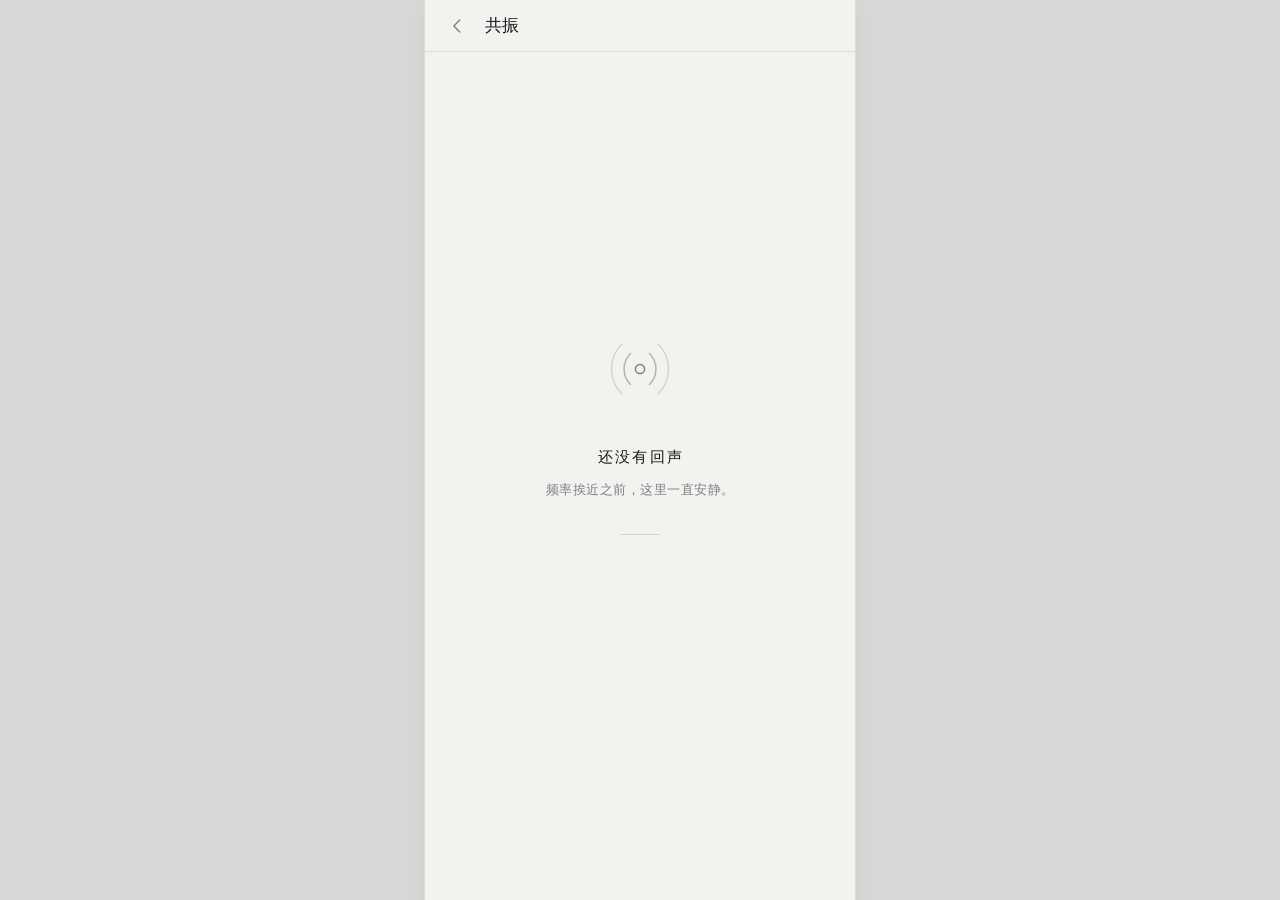
<file: 忆梦/pages/resonance.html>
<!DOCTYPE html>
<html lang="zh-CN" data-theme="light">
<head>
<meta charset="UTF-8">
<meta name="viewport" content="width=device-width, initial-scale=1">
<title>忆梦 · 共振</title>
<link rel="icon" href="data:image/svg+xml,%3Csvg xmlns='http://www.w3.org/2000/svg' viewBox='0 0 32 32'%3E%3Crect width='32' height='32' rx='8' fill='%2317181B'/%3E%3Ctext x='16' y='22' font-size='17' text-anchor='middle' fill='%23F2F2EF' font-family='serif'%3E忆%3C/text%3E%3C/svg%3E">
<link rel="stylesheet" href="../css/common.css">
<link rel="stylesheet" href="../css/resonance.css">
</head>
<body>
<div class="app resonance-app">

  <!-- ===== 导航 ===== -->
  <header class="nav">
    <a class="icon-btn dim" href="../index.html" aria-label="返回桌面">
      <svg viewBox="0 0 24 24" fill="none" stroke="currentColor" stroke-width="1.5" stroke-linecap="round">
        <path d="M15 5.5L8.5 12L15 18.5"/>
      </svg>
    </a>
    <div class="nav-title">共振</div>
    <span class="icon-btn"></span>
  </header>

  <!-- ===== 空态 ===== -->
  <main class="resonance-main">
    <div class="resonance-mark" aria-hidden="true">
      <svg viewBox="0 0 96 96" fill="none" stroke="currentColor" stroke-width="1.5" stroke-linecap="round">
        <circle cx="48" cy="48" r="4.6"/>
        <path d="M38.5 32.5a22 22 0 0 0 0 31" opacity="0.55"/>
        <path d="M57.5 32.5a22 22 0 0 1 0 31" opacity="0.55"/>
        <path d="M30 23a35 35 0 0 0 0 50" opacity="0.26"/>
        <path d="M66 23a35 35 0 0 1 0 50" opacity="0.26"/>
      </svg>
    </div>
    <p class="resonance-title">还没有回声</p>
    <p class="resonance-sub">频率挨近之前，这里一直安静。</p>
    <span class="resonance-rule"></span>
  </main>

</div>

<script src="../js/common.js"></script>
<script src="../js/resonance.js"></script>
</body>
</html>
</file>
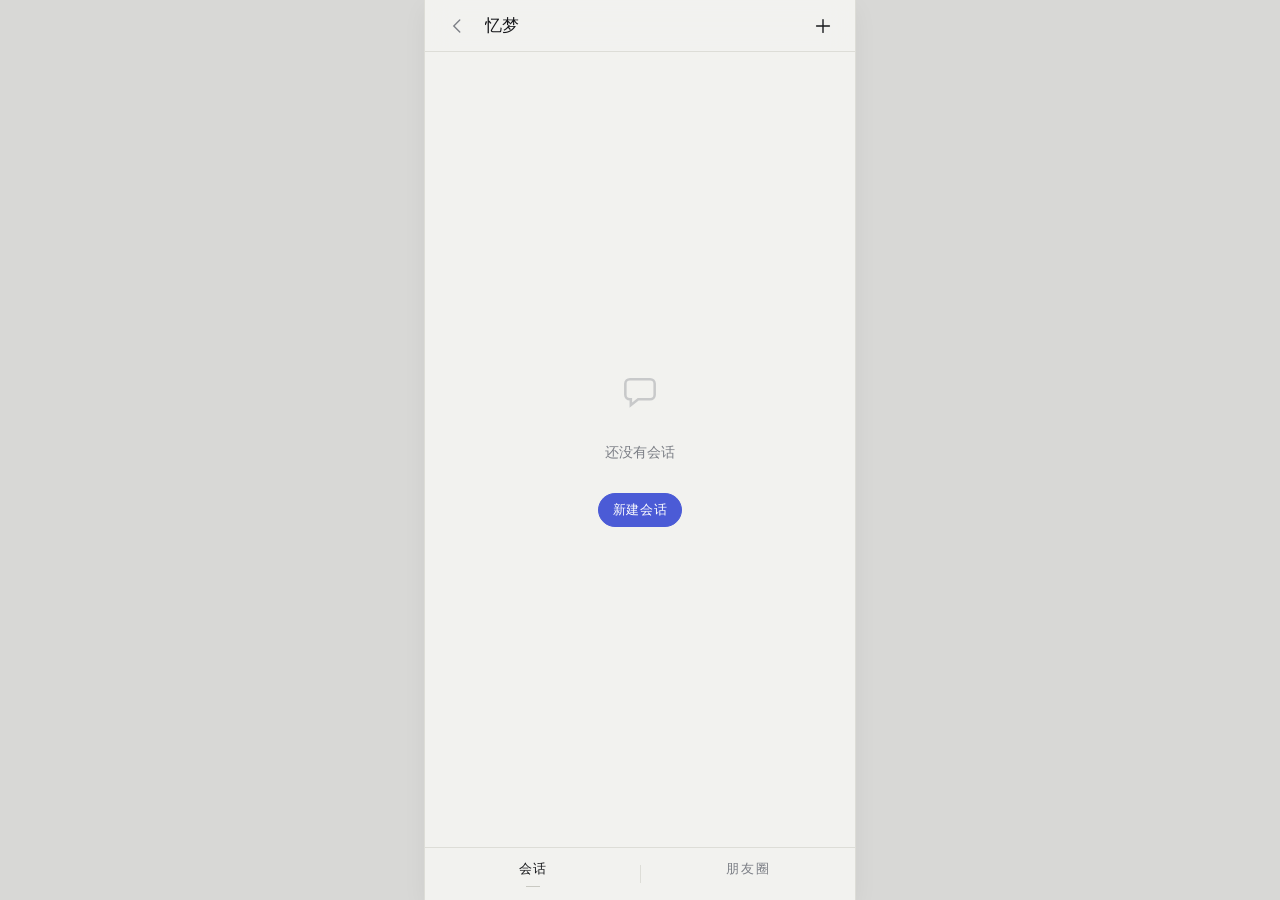
<file: 忆梦/pages/sessions.html>
<!DOCTYPE html>
<html lang="zh-CN" data-theme="light">
<head>
<meta charset="UTF-8">
<meta name="viewport" content="width=device-width, initial-scale=1">
<title>忆梦 · 会话</title>
<link rel="icon" href="data:image/svg+xml,%3Csvg xmlns='http://www.w3.org/2000/svg' viewBox='0 0 32 32'%3E%3Crect width='32' height='32' rx='8' fill='%2317181B'/%3E%3Ctext x='16' y='22' font-size='17' text-anchor='middle' fill='%23F2F2EF' font-family='serif'%3E忆%3C/text%3E%3C/svg%3E">
<link rel="stylesheet" href="../css/common.css">
<link rel="stylesheet" href="../css/sessions.css?v=142">
</head>
<body>
<div class="app">

  <!-- ===== 导航 ===== -->
  <header class="nav">
    <a class="icon-btn dim" href="../index.html" aria-label="返回桌面">
      <svg viewBox="0 0 24 24" fill="none" stroke="currentColor" stroke-width="1.5" stroke-linecap="round">
        <path d="M15 5.5L8.5 12L15 18.5"/>
      </svg>
    </a>
    <div class="nav-title">忆梦</div>
    <button class="icon-btn" id="btnNew" aria-label="新建会话">
      <svg viewBox="0 0 24 24" fill="none" stroke="currentColor" stroke-width="1.5" stroke-linecap="round">
        <path d="M12 5v14M5 12h14"/>
      </svg>
    </button>
  </header>

  <!-- ===== 列表 ===== -->
  <main class="list-wrap">
    <!-- 加好友：居中弹窗（左头像 / 右名称 / 下面直链；可逐行添加，一次建多位） -->
    <div class="mask create-mask hide" id="createMask" aria-hidden="true">
      <form class="create-card" id="createCard" autocomplete="off"></form>
    </div>

    <!-- 创建群聊：同一套弹窗（头像 / 名称 / 群成员） -->
    <div class="mask create-mask hide" id="groupMask" aria-hidden="true">
      <form class="create-card is-group" id="groupCard" autocomplete="off"></form>
    </div>

    <ul class="session-list" id="sessionList"></ul>

    <div class="empty hide" id="emptyState">
      <svg viewBox="0 0 24 24" fill="none" stroke="currentColor" stroke-width="1.4" stroke-linecap="round">
        <path d="M4 7.5A2.5 2.5 0 0 1 6.5 5h11A2.5 2.5 0 0 1 20 7.5v6A2.5 2.5 0 0 1 17.5 16H11l-4 3.2V16H6.5A2.5 2.5 0 0 1 4 13.5z"/>
      </svg>
      <p>还没有会话</p>
      <button class="btn btn-primary btn-sm" id="btnNewEmpty">新建会话</button>
    </div>
  </main>

  <!-- ===== 底部双 tab ===== -->
  <nav class="two-tabs" aria-label="切换">
    <a class="two-tab is-on" href="sessions.html">会话</a>
    <a class="two-tab" href="moments.html">朋友圈</a>
  </nav>

  <!-- ===== ＋ 侧弹窗（加好友 / 创建群聊，可继续加项） ===== -->
  <div class="new-pop" id="newPanel" aria-hidden="true">
    <button class="np-item" data-key="friend">
      <span class="np-ico">
        <svg viewBox="0 0 24 24" fill="none" stroke="currentColor" stroke-width="1.5" stroke-linecap="round">
          <circle cx="10.5" cy="8.5" r="3.4"/><path d="M3.8 19.2c0-3.2 3-5.1 6.7-5.1s6.7 1.9 6.7 5.1"/>
          <path d="M18.4 8.2v5.2M15.8 10.8h5.2"/>
        </svg>
      </span>
      <span class="np-label">加好友</span>
    </button>
    <button class="np-item" data-key="group">
      <span class="np-ico">
        <svg viewBox="0 0 24 24" fill="none" stroke="currentColor" stroke-width="1.5" stroke-linecap="round">
          <circle cx="9" cy="8.6" r="3.1"/><path d="M3.4 18.6c0-3 2.5-4.8 5.6-4.8s5.6 1.8 5.6 4.8"/>
          <circle cx="17.2" cy="9.6" r="2.4"/><path d="M15 14.2c3 .2 5 1.8 5 4.4"/>
        </svg>
      </span>
      <span class="np-label">创建群聊</span>
    </button>
  </div>

</div>

<script src="../js/common.js"></script>
<script src="../js/sessions.js?v=142"></script>
</body>
</html>
</file>
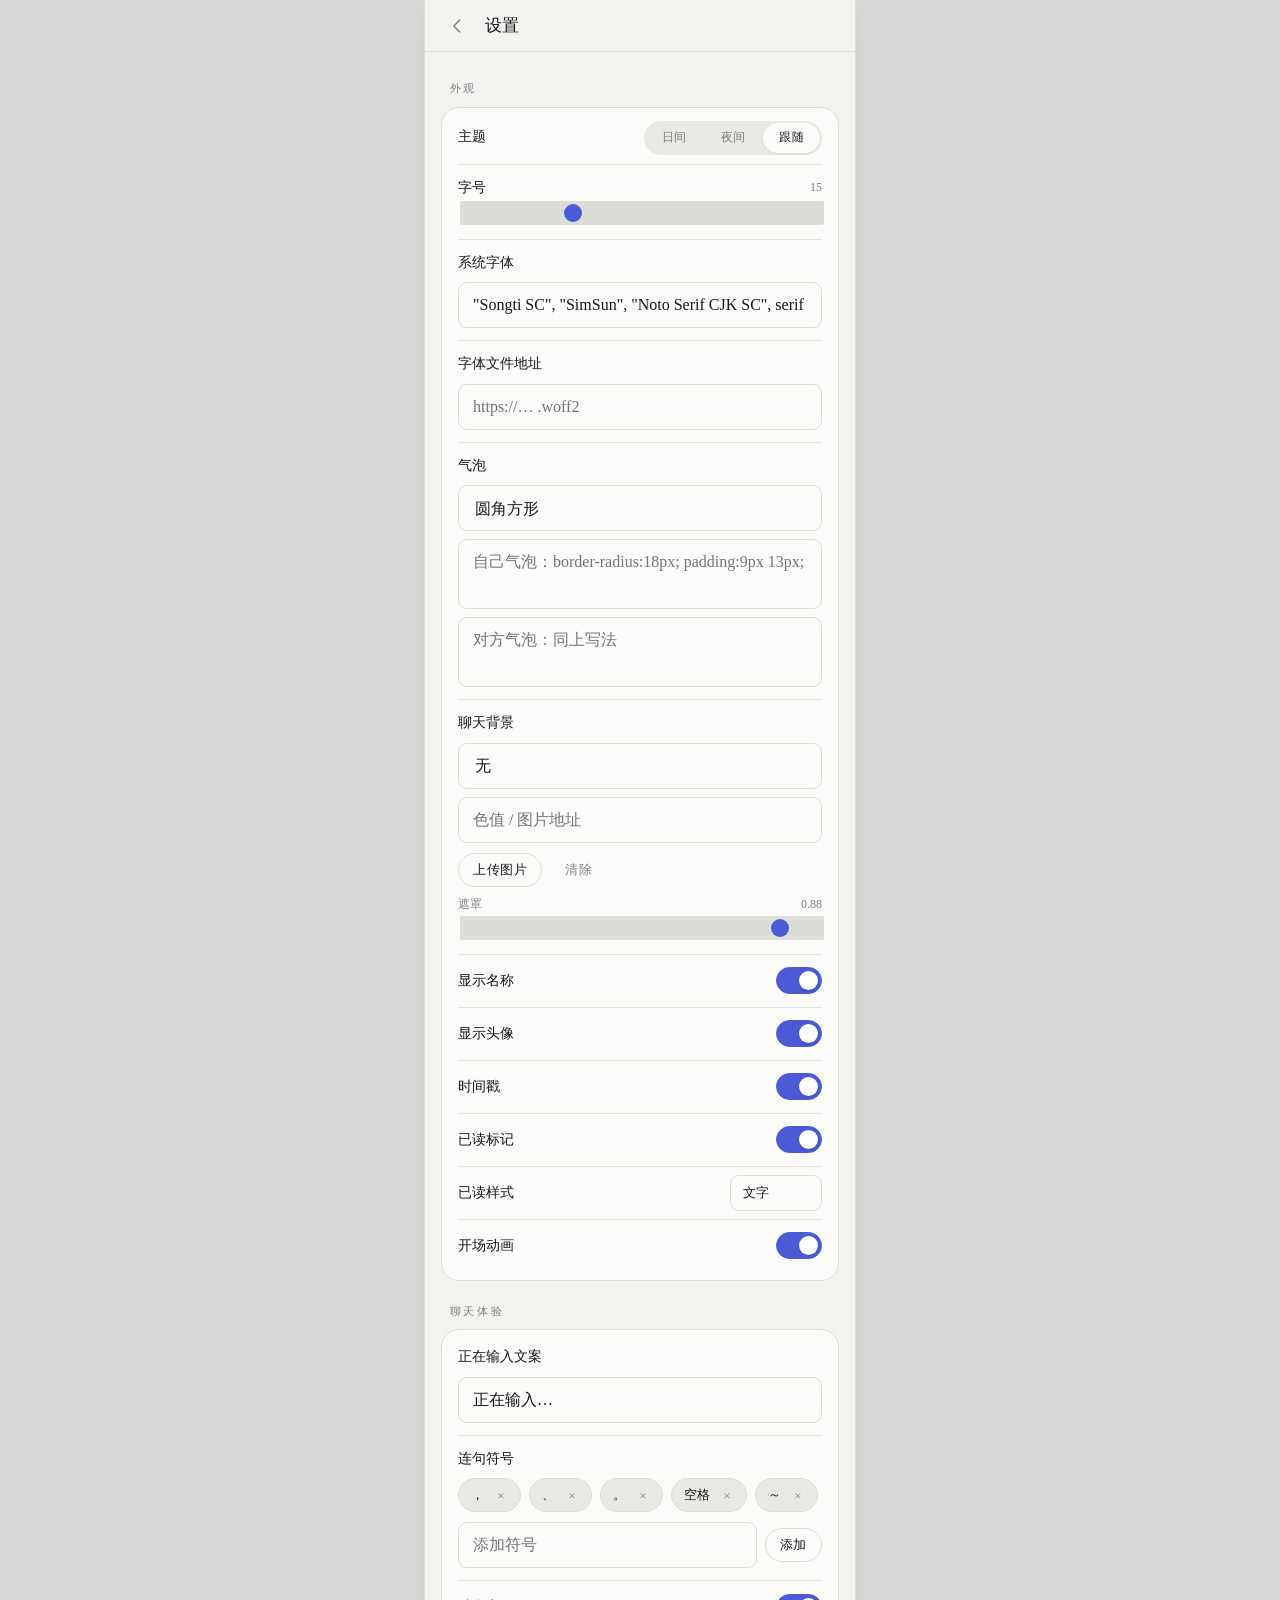
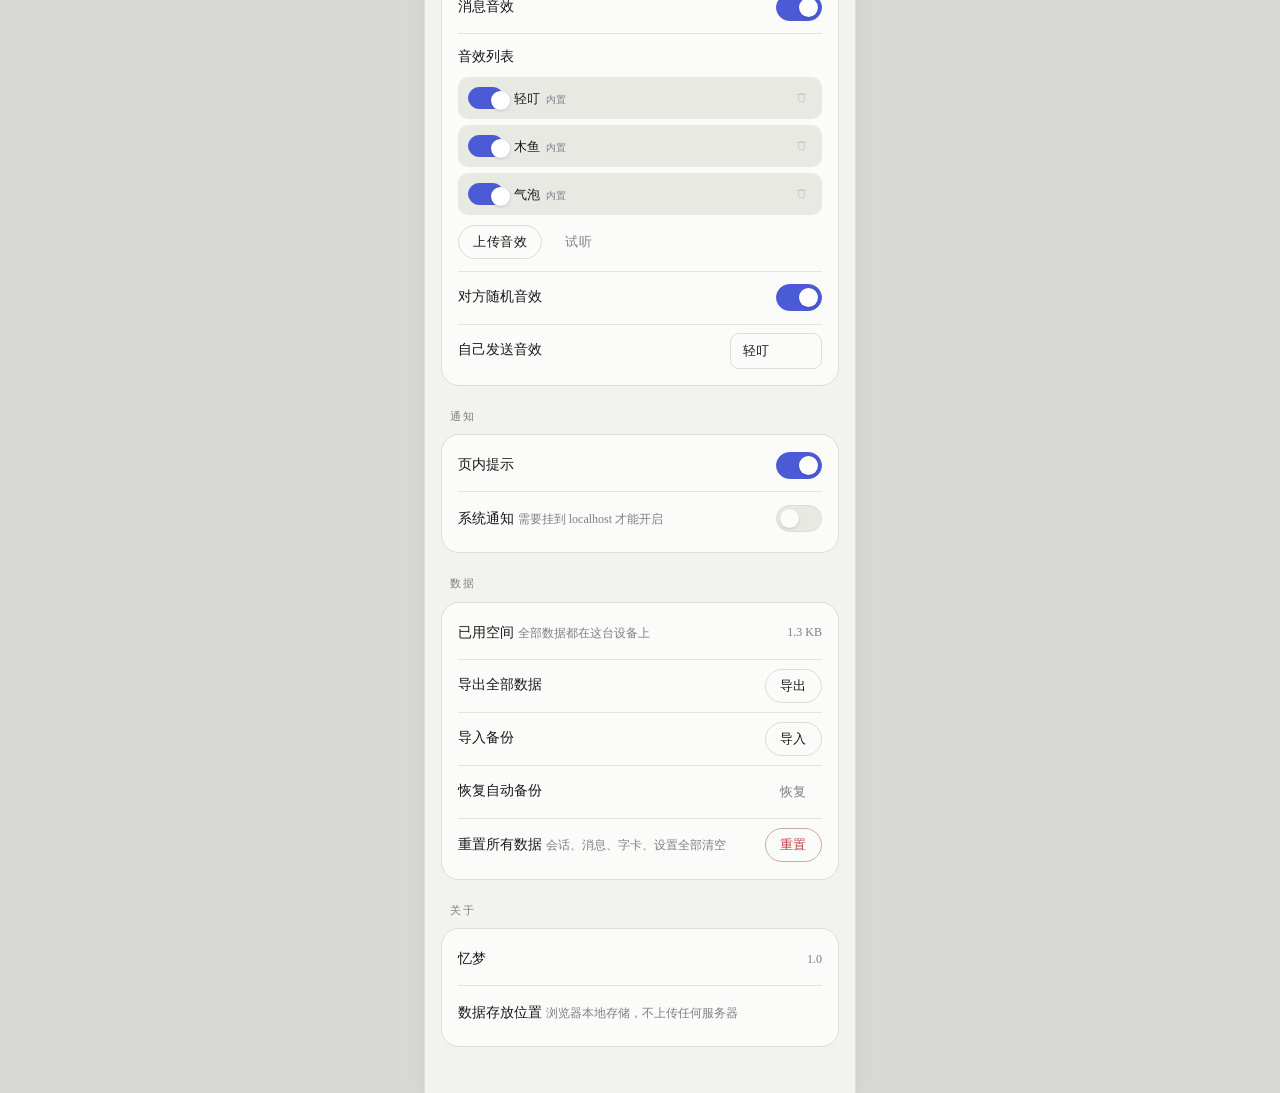
<file: 忆梦/pages/settings.html>
<!DOCTYPE html>
<html lang="zh-CN" data-theme="light">
<head>
<meta charset="UTF-8">
<meta name="viewport" content="width=device-width, initial-scale=1">
<title>忆梦 · 设置</title>
<link rel="icon" href="data:image/svg+xml,%3Csvg xmlns='http://www.w3.org/2000/svg' viewBox='0 0 32 32'%3E%3Crect width='32' height='32' rx='8' fill='%2317181B'/%3E%3Ctext x='16' y='22' font-size='17' text-anchor='middle' fill='%23F2F2EF' font-family='serif'%3E忆%3C/text%3E%3C/svg%3E">
<link rel="stylesheet" href="../css/common.css">
<link rel="stylesheet" href="../css/settings.css">
</head>
<body>
<div class="app settings-app">

  <!-- ===== 导航 ===== -->
  <header class="nav">
    <a class="icon-btn dim" href="../index.html" aria-label="返回桌面">
      <svg viewBox="0 0 24 24" fill="none" stroke="currentColor" stroke-width="1.5" stroke-linecap="round">
        <path d="M15 5.5L8.5 12L15 18.5"/>
      </svg>
    </a>
    <div class="nav-title">设置</div>
  </header>

  <main class="settings-scroll">

    <!-- ===== 外观 ===== -->
    <section class="set-group" id="secAppearance">
      <h2 class="set-title">外观</h2>
      <div class="set-panel">
        <div class="set-row">
          <span class="row-main row-title">主题</span>
          <div class="seg seg-mini" id="segTheme">
            <button class="seg-item" data-mode="light">日间</button>
            <button class="seg-item" data-mode="dark">夜间</button>
            <button class="seg-item" data-mode="auto">跟随</button>
          </div>
        </div>
        <div class="divider"></div>

        <div class="set-row col">
          <div class="set-row-top"><span class="row-title">字号</span><span class="small text-2 mono-num" id="valFontSize">15</span></div>
          <input class="range" type="range" id="rangeFontSize" min="12" max="22" step="1" value="15">
        </div>
        <div class="divider"></div>

        <div class="set-row col">
          <span class="row-title">系统字体</span>
          <div class="field mt-8"><input type="text" id="inputFontFamily" placeholder="&quot;SimSun&quot;, serif"></div>
        </div>
        <div class="divider"></div>

        <div class="set-row col">
          <span class="row-title">字体文件地址</span>
          <div class="field mt-8"><input type="url" id="inputFontUrl" placeholder="https://… .woff2"></div>
        </div>
        <div class="divider"></div>

        <div class="set-row col">
          <span class="row-title">气泡</span>
          <div class="field mt-8">
            <select id="selBubblePreset">
              <option value="rounded">圆角方形</option>
              <option value="capsule">胶囊</option>
              <option value="square">直角</option>
              <option value="outline">描边</option>
            </select>
          </div>
          <div class="field mt-8"><textarea id="inputBubbleUser" rows="2" placeholder="自己气泡：border-radius:18px; padding:9px 13px;"></textarea></div>
          <div class="field mt-8"><textarea id="inputBubblePeer" rows="2" placeholder="对方气泡：同上写法"></textarea></div>
        </div>
        <div class="divider"></div>

        <div class="set-row col">
          <span class="row-title">聊天背景</span>
          <div class="field mt-8">
            <select id="selBgType">
              <option value="none">无</option>
              <option value="color">纯色</option>
              <option value="image">图片</option>
            </select>
          </div>
          <div class="field mt-8"><input type="text" id="inputBgValue" placeholder="色值 / 图片地址"></div>
          <div class="set-inline mt-8">
            <button class="btn btn-sm" id="btnBgUpload">上传图片</button>
            <button class="btn btn-sm btn-ghost" id="btnBgClear">清除</button>
          </div>
          <div class="set-row-top mt-8"><span class="small text-2">遮罩</span><span class="small text-2 mono-num" id="valBgDim">0.88</span></div>
          <input class="range" type="range" id="rangeBgDim" min="0" max="0.98" step="0.02" value="0.88">
        </div>
        <div class="divider"></div>

        <div class="set-row">
          <span class="row-main row-title">显示名称</span>
          <button class="switch" id="swShowName" role="switch" aria-checked="true"></button>
        </div>
        <div class="divider"></div>
        <div class="set-row">
          <span class="row-main row-title">显示头像</span>
          <button class="switch" id="swShowAvatar" role="switch" aria-checked="true"></button>
        </div>
        <div class="divider"></div>
        <div class="set-row">
          <span class="row-main row-title">时间戳</span>
          <button class="switch" id="swShowTimestamp" role="switch" aria-checked="true"></button>
        </div>
        <div class="divider"></div>
        <div class="set-row">
          <span class="row-main row-title">已读标记</span>
          <button class="switch" id="swShowRead" role="switch" aria-checked="true"></button>
        </div>
        <div class="divider"></div>
        <div class="set-row">
          <span class="row-main row-title">已读样式</span>
          <div class="field select-mini">
            <select id="selReadStyle">
              <option value="text">文字</option>
              <option value="doublecheck">双勾</option>
              <option value="dot">圆点</option>
            </select>
          </div>
        </div>
        <div class="divider"></div>
        <div class="set-row">
          <span class="row-main row-title">开场动画</span>
          <button class="switch" id="swOpening" role="switch" aria-checked="true"></button>
        </div>
      </div>
    </section>

    <!-- ===== 聊天体验 ===== -->
    <section class="set-group" id="secChat">
      <h2 class="set-title">聊天体验</h2>
      <div class="set-panel">
        <div class="set-row col">
          <span class="row-title">正在输入文案</span>
          <div class="field mt-8"><input type="text" id="inputTyping" maxlength="20" placeholder="正在输入…"></div>
        </div>
        <div class="divider"></div>

        <div class="set-row col">
          <span class="row-title">连句符号</span>
          <div class="chip-list mt-8" id="mergeChips"></div>
          <div class="set-inline mt-8">
            <div class="field grow"><input type="text" id="inputMergeSymbol" maxlength="3" placeholder="添加符号"></div>
            <button class="btn btn-sm" id="btnAddSymbol">添加</button>
          </div>
        </div>
        <div class="divider"></div>

        <div class="set-row">
          <span class="row-main row-title">消息音效</span>
          <button class="switch" id="swSound" role="switch" aria-checked="true"></button>
        </div>
        <div class="divider"></div>

        <div class="set-row col">
          <span class="row-title">音效列表</span>
          <div class="sound-list mt-8" id="soundList"></div>
          <div class="set-inline mt-8">
            <button class="btn btn-sm" id="btnSoundUpload">上传音效</button>
            <button class="btn btn-sm btn-ghost" id="btnSoundTest">试听</button>
          </div>
        </div>
        <div class="divider"></div>

        <div class="set-row">
          <span class="row-main row-title">对方随机音效</span>
          <button class="switch" id="swPeerRandom" role="switch" aria-checked="true"></button>
        </div>
        <div class="divider"></div>

        <div class="set-row">
          <span class="row-main row-title">自己发送音效</span>
          <div class="field select-mini"><select id="selUserSound"></select></div>
        </div>
      </div>
    </section>

    <!-- ===== 通知 ===== -->
    <section class="set-group" id="secNotify">
      <h2 class="set-title">通知</h2>
      <div class="set-panel">
        <div class="set-row">
          <span class="row-main row-title">页内提示</span>
          <button class="switch" id="swNotify" role="switch" aria-checked="true"></button>
        </div>
        <div class="divider"></div>
        <div class="set-row">
          <span class="row-main">
            <span class="row-title">系统通知</span>
            <span class="row-desc">需要挂到 localhost 才能开启</span>
          </span>
          <button class="switch" id="swSystemNotify" role="switch" aria-checked="false" disabled></button>
        </div>
      </div>
    </section>

    <!-- ===== 数据 ===== -->
    <section class="set-group" id="secData">
      <h2 class="set-title">数据</h2>
      <div class="set-panel">
        <div class="set-row">
          <span class="row-main">
            <span class="row-title">已用空间</span>
            <span class="row-desc">全部数据都在这台设备上</span>
          </span>
          <span class="small text-2 mono-num" id="dataSize">—</span>
        </div>
        <div class="divider"></div>
        <div class="set-row">
          <span class="row-main row-title">导出全部数据</span>
          <button class="btn btn-sm" id="btnExport">导出</button>
        </div>
        <div class="divider"></div>
        <div class="set-row">
          <span class="row-main row-title">导入备份</span>
          <button class="btn btn-sm" id="btnImport">导入</button>
        </div>
        <div class="divider"></div>
        <div class="set-row">
          <span class="row-main row-title">恢复自动备份</span>
          <button class="btn btn-sm btn-ghost" id="btnRestore">恢复</button>
        </div>
        <div class="divider"></div>
        <div class="set-row">
          <span class="row-main">
            <span class="row-title">重置所有数据</span>
            <span class="row-desc">会话、消息、字卡、设置全部清空</span>
          </span>
          <button class="btn btn-sm btn-danger" id="btnReset">重置</button>
        </div>
      </div>
    </section>

    <!-- ===== 关于 ===== -->
    <section class="set-group">
      <h2 class="set-title">关于</h2>
      <div class="set-panel">
        <div class="set-row">
          <span class="row-main row-title">忆梦</span>
          <span class="small text-2">1.0</span>
        </div>
        <div class="divider"></div>
        <div class="set-row">
          <span class="row-main">
            <span class="row-title">数据存放位置</span>
            <span class="row-desc">浏览器本地存储，不上传任何服务器</span>
          </span>
        </div>
      </div>
    </section>

  </main>
</div>

<script src="../js/common.js"></script>
<script src="../js/settings.js"></script>
</body>
</html>
</file>
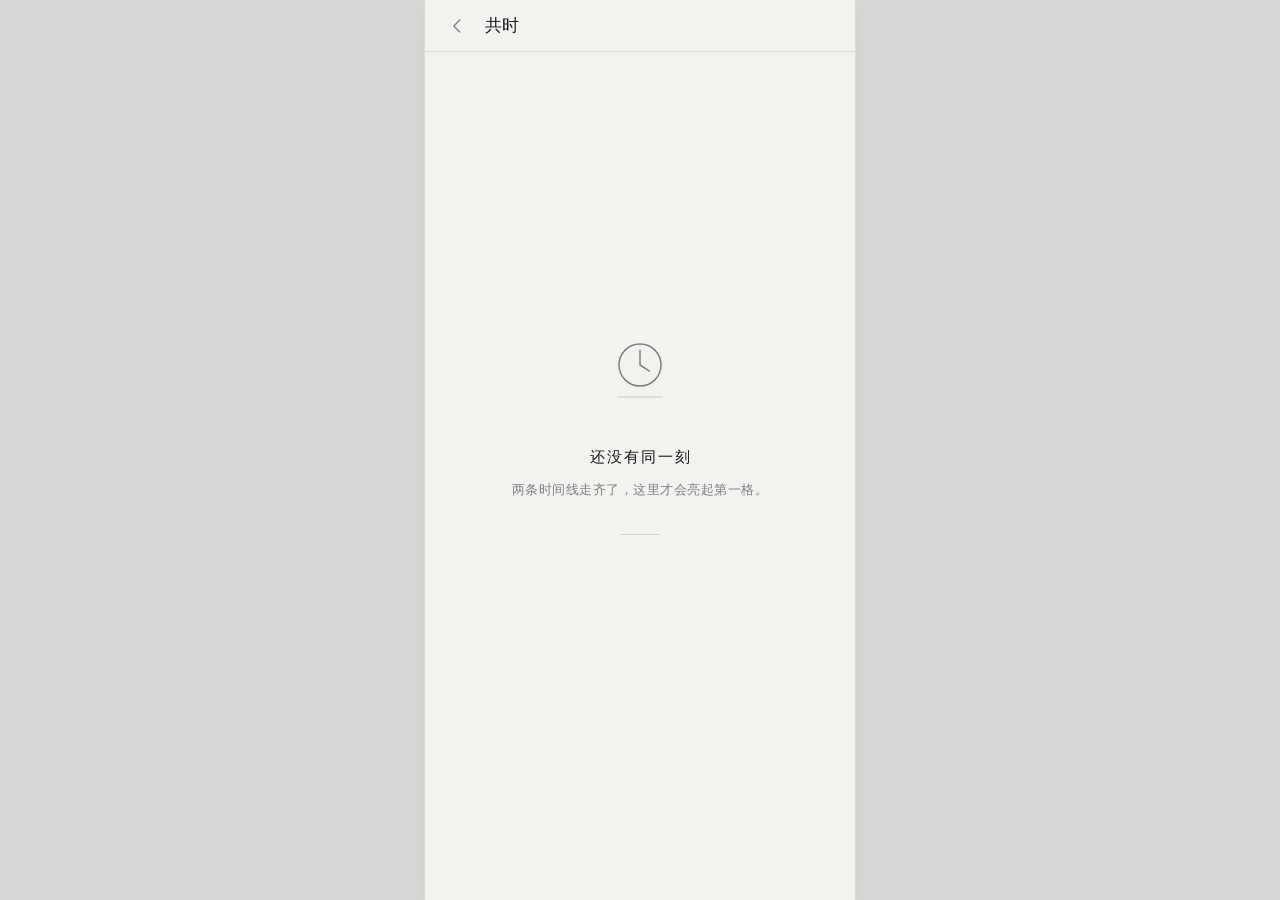
<file: 忆梦/pages/sync.html>
<!DOCTYPE html>
<html lang="zh-CN" data-theme="light">
<head>
<meta charset="UTF-8">
<meta name="viewport" content="width=device-width, initial-scale=1">
<title>忆梦 · 共时</title>
<link rel="icon" href="data:image/svg+xml,%3Csvg xmlns='http://www.w3.org/2000/svg' viewBox='0 0 32 32'%3E%3Crect width='32' height='32' rx='8' fill='%2317181B'/%3E%3Ctext x='16' y='22' font-size='17' text-anchor='middle' fill='%23F2F2EF' font-family='serif'%3E忆%3C/text%3E%3C/svg%3E">
<link rel="stylesheet" href="../css/common.css">
<link rel="stylesheet" href="../css/sync.css">
</head>
<body>
<div class="app sync-app">

  <!-- ===== 导航 ===== -->
  <header class="nav">
    <a class="icon-btn dim" href="../index.html" aria-label="返回桌面">
      <svg viewBox="0 0 24 24" fill="none" stroke="currentColor" stroke-width="1.5" stroke-linecap="round">
        <path d="M15 5.5L8.5 12L15 18.5"/>
      </svg>
    </a>
    <div class="nav-title">共时</div>
    <span class="icon-btn"></span>
  </header>

  <!-- ===== 空态 ===== -->
  <main class="sync-main">
    <div class="sync-mark" aria-hidden="true">
      <svg viewBox="0 0 96 96" fill="none" stroke="currentColor" stroke-width="1.5" stroke-linecap="round">
        <circle cx="48" cy="44" r="21"/>
        <path d="M48 29.5v14.5l9.4 6.2"/>
        <path d="M26 76h44" opacity="0.26"/>
      </svg>
    </div>
    <p class="sync-title">还没有同一刻</p>
    <p class="sync-sub">两条时间线走齐了，这里才会亮起第一格。</p>
    <span class="sync-rule"></span>
  </main>

</div>

<script src="../js/common.js"></script>
<script src="../js/sync.js"></script>
</body>
</html>
</file>
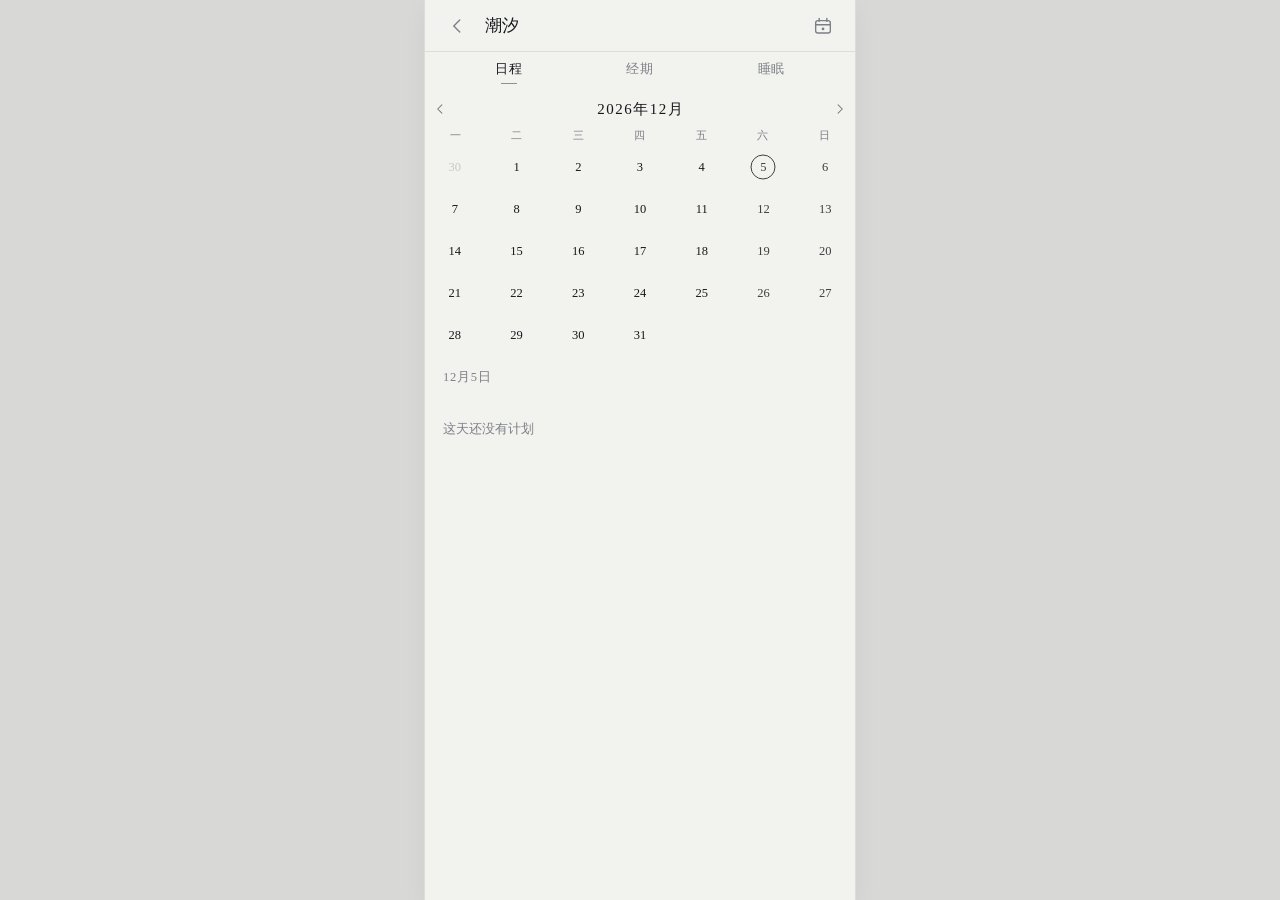
<file: 忆梦/pages/tide.html>
<!DOCTYPE html>
<html lang="zh-CN" data-theme="light">
<head>
<meta charset="UTF-8">
<meta name="viewport" content="width=device-width, initial-scale=1">
<title>忆梦 · 潮汐</title>
<link rel="icon" href="data:image/svg+xml,%3Csvg xmlns='http://www.w3.org/2000/svg' viewBox='0 0 32 32'%3E%3Crect width='32' height='32' rx='8' fill='%2317181B'/%3E%3Ctext x='16' y='22' font-size='17' text-anchor='middle' fill='%23F2F2EF' font-family='serif'%3E忆%3C/text%3E%3C/svg%3E">
<link rel="stylesheet" href="../css/common.css">
<link rel="stylesheet" href="../css/tide.css?v=135">
</head>
<body>
<div class="app tide-app">

  <!-- ===== 导航 ===== -->
  <header class="nav">
    <a class="icon-btn dim" href="../index.html" aria-label="返回桌面">
      <svg viewBox="0 0 24 24" fill="none" stroke="currentColor" stroke-width="1.5" stroke-linecap="round">
        <path d="M15 5.5L8.5 12L15 18.5"/>
      </svg>
    </a>
    <div class="nav-title">潮汐</div>
    <button class="icon-btn dim tide-act" id="tideAction" aria-label="回到今天">
      <svg class="ta-when" viewBox="0 0 24 24" fill="none" stroke="currentColor" stroke-width="1.4" stroke-linecap="round">
      <svg class="ta-when" viewBox="0 0 24 24" fill="none" stroke="currentColor" stroke-width="1.5" stroke-linecap="round">
        <rect x="4" y="6.2" width="16" height="13.4" rx="2.4"/>
        <path d="M7.8 3.8v3.2"/>
        <path d="M16.2 3.8v3.2"/>
        <path d="M4 10.6h16"/>
        <circle cx="12" cy="15.2" r="1.5" fill="currentColor" stroke="none"/>
      </svg>
      </svg>
      <svg class="ta-set" viewBox="0 0 24 24" fill="none" stroke="currentColor" stroke-width="1.4" stroke-linecap="round">
        <path d="M4 8.4h9.2"/>
        <circle cx="16.8" cy="8.4" r="2.4"/>
        <path d="M20 15.6h-9.2"/>
        <circle cx="7.2" cy="15.6" r="2.4"/>
      </svg>
    </button>
  </header>

  <!-- ===== 分段 ===== -->
  <nav class="tide-tabs" id="tideTabs">
    <button class="tide-tab is-on" type="button" data-tab="plan">日程</button>
    <button class="tide-tab" type="button" data-tab="period">经期</button>
    <button class="tide-tab" type="button" data-tab="sleep">睡眠</button>
  </nav>

  <!-- ===== 内容 ===== -->
  <main class="tide-main">

    <div class="tide-bar">
      <button class="tide-arrow" id="tidePrev" aria-label="上个月">
        <svg viewBox="0 0 24 24" fill="none" stroke="currentColor" stroke-width="1.4" stroke-linecap="round">
          <path d="M14.5 6.5L9 12l5.5 5.5"/>
        </svg>
      </button>
      <div class="tide-month" id="tideMonth">2026年11月</div>
      <button class="tide-arrow" id="tideNext" aria-label="下个月">
        <svg viewBox="0 0 24 24" fill="none" stroke="currentColor" stroke-width="1.4" stroke-linecap="round">
          <path d="M9.5 6.5L15 12l-5.5 5.5"/>
        </svg>
      </button>
    </div>

    <div class="tide-week">
      <span>一</span><span>二</span><span>三</span><span>四</span><span>五</span><span>六</span><span>日</span>
    </div>

    <div class="tide-grid" id="tideGrid"></div>

    <div class="tide-below" id="tideBelow"></div>

  </main>

</div>

<script src="../js/common.js"></script>
<script src="../js/tide.js?v=135"></script>
</body>
</html>
</file>
<file: 忆梦/css/common.css>
/* ============================================================
   忆梦 · common.css
   设计令牌 + 重置 + 通用组件
   移动端优先（375px 起），宽屏仅在 430px 内居中
   ============================================================ */

/* ---------- 01. 设计令牌 ---------- */
:root {
  --bg: #F2F2EF;
  --panel: #FBFBF9;
  --panel-2: #E9E9E4;
  --text: #17181B;
  --text-2: #7C7F86;
  --line: #DDDDD7;
  --line-strong: #C9C9C2;
  --accent: #4B5BD6;
  --accent-weak: rgba(75, 91, 214, 0.10);
  --accent-text: #FFFFFF;
  --shadow: 0 1px 2px rgba(0, 0, 0, 0.04), 0 8px 24px rgba(0, 0, 0, 0.05);
  --bubble-user: #1D1E22;
  --bubble-user-text: #F4F4F1;
  --bubble-peer: #FFFFFF;
  --bubble-peer-text: #17181B;
  --radius: 14px;
  --radius-sm: 9px;
  --font-size: 15px;
  --font-family: "Songti SC", "SimSun", "Noto Serif CJK SC", "Source Han Serif SC", serif;
  --nav-h: 52px;
}

:root[data-theme="dark"] {
  --bg: #0D0E10;
  --panel: #16181B;
  --panel-2: #1E2125;
  --text: #EDEDEA;
  --text-2: #8B8F96;
  --line: #2A2E33;
  --line-strong: #3A3F45;
  --accent: #7C89E8;
  --accent-weak: rgba(124, 137, 232, 0.16);
  --accent-text: #0D0E10;
  --shadow: 0 1px 2px rgba(0, 0, 0, 0.3), 0 12px 32px rgba(0, 0, 0, 0.35);
  --bubble-user: #E9E9E4;
  --bubble-user-text: #141518;
  --bubble-peer: #1C1F23;
  --bubble-peer-text: #EDEDEA;
}

/* ---------- 02. 重置 ---------- */
*, *::before, *::after { box-sizing: border-box; }

html, body {
  margin: 0;
  padding: 0;
  height: 100%;
}

body {
  background: var(--bg);
  color: var(--text);
  font-family: var(--font-family);
  font-size: var(--font-size);
  line-height: 1.6;
  -webkit-font-smoothing: antialiased;
  -webkit-tap-highlight-color: transparent;
  overscroll-behavior-y: none;
}

button, input, textarea, select {
  font-family: inherit;
  font-size: inherit;
  color: inherit;
}

button {
  border: 0;
  background: none;
  padding: 0;
  cursor: pointer;
}

a { color: inherit; text-decoration: none; }

img { display: block; max-width: 100%; }

ul, ol { margin: 0; padding: 0; list-style: none; }

::selection { background: var(--accent-weak); }

input, textarea {
  border: 0;
  outline: none;
  background: transparent;
  resize: none;
}

/* ---------- 03. 布局 ---------- */
.app {
  position: relative;
  width: 100%;
  max-width: 430px;
  margin: 0 auto;
  min-height: 100vh;
  display: flex;
  flex-direction: column;
  background: var(--bg);
}

@media (min-width: 640px) {
  body { background: color-mix(in srgb, var(--bg) 88%, var(--text) 12%); }
  .app {
    box-shadow: 0 0 0 1px var(--line), var(--shadow);
  }
}

/* ---------- 04. 导航栏 ---------- */
.nav {
  position: sticky;
  top: 0;
  z-index: 30;
  height: var(--nav-h);
  display: flex;
  align-items: center;
  gap: 6px;
  padding: 0 10px;
  background: color-mix(in srgb, var(--bg) 82%, transparent);
  backdrop-filter: blur(14px);
  -webkit-backdrop-filter: blur(14px);
  border-bottom: 1px solid var(--line);
}

.nav-title {
  flex: 1;
  min-width: 0;
  font-size: 17px;
  letter-spacing: 0.02em;
  white-space: nowrap;
  overflow: hidden;
  text-overflow: ellipsis;
}

.icon-btn {
  width: 44px;
  height: 44px;
  flex: 0 0 44px;
  display: inline-flex;
  align-items: center;
  justify-content: center;
  border-radius: 999px;
  color: var(--text);
  transition: background 0.18s ease, transform 0.12s ease;
}

.icon-btn:active { transform: scale(0.92); background: var(--panel-2); }

.icon-btn svg { width: 22px; height: 22px; }
.icon-btn.dim { color: var(--text-2); }

/* ---------- 04.5 底部双 tab（会话 / 朋友圈） ---------- */
.two-tabs {
  position: sticky;
  bottom: 0;
  z-index: 20;
  margin-top: auto;
  display: grid;
  grid-template-columns: 1fr 1fr;
  padding: 0 0 env(safe-area-inset-bottom, 0px);
  background: color-mix(in srgb, var(--bg) 95%, transparent);
  backdrop-filter: blur(14px);
  -webkit-backdrop-filter: blur(14px);
  border-top: 1px solid var(--line);
}

.two-tab {
  position: relative;
  display: flex;
  flex-direction: column;
  align-items: center;
  justify-content: center;
  gap: 6px;
  min-height: 52px;
  padding: 4px 0 6px;
  font-size: 13px;
  letter-spacing: 0.14em;
  text-indent: 0.14em;
  color: var(--text-2);
  transition: color 0.18s ease;
}

.two-tab::after {
  content: "";
  width: 14px;
  height: 1.5px;
  background: transparent;
  transition: background 0.18s ease;
}

.two-tab + .two-tab::before {
  content: "";
  position: absolute;
  left: 0;
  top: 50%;
  width: 1px;
  height: 18px;
  transform: translateY(-50%);
  background: var(--line);
}

.two-tab.is-on { color: var(--text); }

.two-tab.is-on::after { background: var(--line-strong); }

.two-tab:active { color: var(--text); }

/* ---------- 05. 按钮 ---------- */
.btn {
  display: inline-flex;
  align-items: center;
  justify-content: center;
  gap: 8px;
  min-height: 44px;
  padding: 0 18px;
  border-radius: 999px;
  background: var(--panel);
  border: 1px solid var(--line);
  color: var(--text);
  font-size: 14px;
  letter-spacing: 0.04em;
  transition: transform 0.12s ease, background 0.18s ease;
}

.btn:active { transform: scale(0.97); }

.btn-primary {
  background: var(--accent);
  border-color: var(--accent);
  color: var(--accent-text);
}

.btn-primary[disabled] {
  opacity: 0.45;
  cursor: not-allowed;
}

.btn-ghost {
  background: transparent;
  border-color: transparent;
  color: var(--text-2);
}

.btn-sm {
  min-height: 34px;
  padding: 0 14px;
  font-size: 13px;
}

.btn-danger { color: #C2453F; border-color: color-mix(in srgb, #C2453F 35%, var(--line)); }

.btn-block { width: 100%; }

/* ---------- 06. 分段控件 ---------- */
.seg {
  display: flex;
  padding: 3px;
  border-radius: 999px;
  background: var(--panel-2);
  gap: 2px;
}

.seg-item {
  flex: 1;
  min-height: 36px;
  border-radius: 999px;
  font-size: 13px;
  color: var(--text-2);
  letter-spacing: 0.04em;
  transition: background 0.2s ease, color 0.2s ease;
}

.seg-item[aria-selected="true"] {
  background: var(--panel);
  color: var(--text);
  box-shadow: 0 1px 3px rgba(0, 0, 0, 0.07);
}

/* ---------- 07. 表单 ---------- */
.field {
  display: flex;
  align-items: center;
  gap: 10px;
  min-height: 46px;
  padding: 0 14px;
  background: var(--panel);
  border: 1px solid var(--line);
  border-radius: var(--radius-sm);
}

.field:focus-within { border-color: var(--line-strong); }

.field input,
.field textarea {
  flex: 1;
  min-width: 0;
  font-size: 16px;
  padding: 10px 0;
  line-height: 1.5;
}

.field label { color: var(--text-2); font-size: 13px; }

.field select {
  flex: 1;
  min-width: 0;
  height: 42px;
  background: transparent;
  border: 0;
  font-size: 16px;
  appearance: none;
  -webkit-appearance: none;
  padding: 0 2px;
}

.label {
  display: block;
  font-size: 12px;
  color: var(--text-2);
  letter-spacing: 0.06em;
  margin: 0 0 6px 2px;
}

.switch {
  position: relative;
  width: 46px;
  height: 27px;
  flex: 0 0 46px;
  border-radius: 999px;
  background: var(--panel-2);
  border: 1px solid var(--line);
  transition: background 0.2s ease;
}

.switch::after {
  content: "";
  position: absolute;
  top: 3px;
  left: 3px;
  width: 19px;
  height: 19px;
  border-radius: 999px;
  background: var(--panel);
  box-shadow: 0 1px 3px rgba(0, 0, 0, 0.16);
  transition: transform 0.2s cubic-bezier(0.2, 0.8, 0.2, 1);
}

.switch[aria-checked="true"] {
  background: var(--accent);
  border-color: var(--accent);
}

.switch[aria-checked="true"]::after {
  transform: translateX(19px);
  background: var(--accent-text);
}

.range {
  width: 100%;
  height: 2px;
  appearance: none;
  background: var(--line);
  border-radius: 2px;
  padding: 12px 0;
}

.range::-webkit-slider-thumb {
  appearance: none;
  width: 18px;
  height: 18px;
  border-radius: 999px;
  background: var(--accent);
  border: 0;
}

/* ---------- 07.5 组合控件（多页面共用） ---------- */
.form-stack {
  display: flex;
  flex-direction: column;
  gap: 14px;
}

.avatar-pick {
  display: flex;
  align-items: center;
  gap: 14px;
}

.avatar-pick-btn {
  display: inline-flex;
  align-items: center;
  gap: 8px;
  min-height: 38px;
  padding: 0 14px;
  border-radius: 999px;
  border: 1px solid var(--line);
  background: var(--panel-2);
  font-size: 13px;
  color: var(--text-2);
}

.avatar-pick-btn:active { transform: scale(0.97); }

.av-preview {
  width: 52px;
  height: 52px;
  border-radius: 15px;
  background: var(--panel-2);
  background-size: cover;
  background-position: center;
  display: flex;
  align-items: center;
  justify-content: center;
  color: var(--text-2);
  font-size: 15px;
  flex: 0 0 52px;
  overflow: hidden;
}

.sheet-actions {
  display: flex;
  gap: 10px;
  margin-top: 20px;
}

.sheet-actions .btn { flex: 1; }

.chip-list {
  display: flex;
  flex-wrap: wrap;
  gap: 8px;
}

.member-chip {
  display: inline-flex;
  align-items: center;
  gap: 7px;
  padding: 6px 12px 6px 6px;
  border-radius: 999px;
  border: 1px solid var(--line);
  background: var(--panel);
  font-size: 12.5px;
  color: var(--text-2);
  transition: border-color 0.16s ease, color 0.16s ease, background 0.16s ease;
}

.member-chip[aria-pressed="true"] {
  border-color: var(--accent);
  color: var(--text);
  background: var(--accent-weak);
}

.member-chip .avatar {
  width: 22px;
  height: 22px;
  border-radius: 7px;
  font-size: 10px;
}

/* ---------- 08. 列表 / 行 ---------- */
.row {
  display: flex;
  align-items: center;
  gap: 12px;
  min-height: 52px;
  padding: 8px 0;
}

.row-main { flex: 1; min-width: 0; }
.row-title { font-size: 14px; }
.row-desc { font-size: 12px; color: var(--text-2); margin-top: 2px; }

.divider { height: 1px; background: var(--line); }

/* ---------- 07.6 参数分组（会话参数弹层 / 个人资料页共用） ---------- */
.param-group { margin-top: 18px; }

.param-head {
  font-size: 12px;
  color: var(--text-2);
  letter-spacing: 0.1em;
  margin-bottom: 10px;
}

.param-item {
  display: flex;
  align-items: center;
  gap: 12px;
  min-height: 46px;
}

.param-item .row-main { flex: 1; min-width: 0; }

.num-pair {
  display: flex;
  align-items: center;
  gap: 6px;
}

.num-pair input {
  width: 54px;
  height: 34px;
  text-align: center;
  border-radius: 9px;
  background: var(--panel-2);
  border: 1px solid var(--line);
  font-size: 14px;
  font-variant-numeric: tabular-nums;
}

.num-unit { font-size: 12px; color: var(--text-2); }

/* ---------- 09. 弹层 ---------- */
.mask {
  position: fixed;
  inset: 0;
  z-index: 60;
  background: rgba(0, 0, 0, 0.42);
  backdrop-filter: blur(2px);
  display: flex;
  align-items: flex-end;
  justify-content: center;
  animation: mask-in 0.2s ease both;
}

.mask.center { align-items: center; padding: 0 16px; }

@keyframes mask-in { from { opacity: 0; } to { opacity: 1; } }

.sheet {
  width: 100%;
  max-width: 430px;
  max-height: 86vh;
  overflow-y: auto;
  background: var(--panel);
  border-radius: 20px 20px 0 0;
  padding: 10px 18px calc(18px + env(safe-area-inset-bottom));
  animation: sheet-up 0.26s cubic-bezier(0.2, 0.8, 0.2, 1) both;
}

.dialog {
  width: 100%;
  max-width: 380px;
  background: var(--panel);
  border-radius: 18px;
  padding: 22px 20px 16px;
  box-shadow: var(--shadow);
  animation: dialog-in 0.22s cubic-bezier(0.2, 0.8, 0.2, 1) both;
}

@keyframes sheet-up { from { transform: translateY(16px); opacity: 0; } to { transform: translateY(0); opacity: 1; } }
@keyframes dialog-in { from { transform: scale(0.96); opacity: 0; } to { transform: scale(1); opacity: 1; } }

.sheet-handle {
  width: 38px;
  height: 4px;
  border-radius: 999px;
  background: var(--line-strong);
  margin: 2px auto 12px;
}

.sheet-title { font-size: 16px; margin: 0 0 4px; }
.sheet-sub { font-size: 13px; color: var(--text-2); margin: 0 0 16px; }

/* 铺满屏幕的弹层：吸顶标题栏 + 滚动区 */
.sheet.is-full {
  width: 100%;
  max-width: 100%;
  height: 100%;
  max-height: 100%;
  border-radius: 0;
  padding: 0;
  overflow: hidden;
  display: flex;
  flex-direction: column;
  animation: none;
}

.fs-head {
  flex: 0 0 auto;
  position: relative;
  display: flex;
  align-items: center;
  justify-content: space-between;
  gap: 12px;
  padding: calc(12px + env(safe-area-inset-top, 0px)) 16px 10px;
  border-bottom: 1px solid var(--line);
  background: var(--panel);
}

.fs-head .sheet-title { margin: 0; }

.fs-close {
  flex: 0 0 auto;
  padding: 6px 2px;
  font-size: 13px;
  letter-spacing: 0.06em;
  color: var(--text-2);
}

.fs-close:active { color: var(--text); }

.fs-body {
  flex: 1 1 auto;
  min-height: 0;
  overflow-y: auto;
  -webkit-overflow-scrolling: touch;
  width: 100%;
  max-width: 460px;
  margin: 0 auto;
  padding: 10px 16px calc(24px + env(safe-area-inset-bottom, 0px));
}

.fs-foot {
  flex: 0 0 auto;
  width: 100%;
  padding: 10px 16px calc(14px + env(safe-area-inset-bottom, 0px));
  border-top: 1px solid var(--line);
  background: var(--panel);
}

.fs-foot[hidden] { display: none; }

.fs-foot .sheet-actions {
  margin: 0 auto;
  max-width: 428px;
}

.dialog-title { font-size: 16px; margin: 0 0 8px; }
.dialog-body { font-size: 14px; color: var(--text-2); line-height: 1.6; margin: 0 0 18px; }

.dialog-actions {
  display: flex;
  gap: 10px;
  justify-content: flex-end;
  margin-top: 4px;
}

/* ---------- 10. Toast ---------- */
.toast {
  position: fixed;
  left: 50%;
  bottom: 84px;
  z-index: 90;
  transform: translate(-50%, 8px);
  max-width: 320px;
  padding: 11px 18px;
  border-radius: 999px;
  background: color-mix(in srgb, var(--text) 92%, transparent);
  color: var(--bg);
  font-size: 13px;
  letter-spacing: 0.02em;
  opacity: 0;
  pointer-events: none;
  transition: opacity 0.2s ease, transform 0.2s ease;
  text-align: center;
  line-height: 1.5;
}

.toast.show { opacity: 1; transform: translate(-50%, 0); }

/* ---------- 11. 顶部提示条 ---------- */
.banner {
  position: fixed;
  top: 8px;
  left: 50%;
  z-index: 80;
  transform: translate(-50%, -140%);
  width: calc(100% - 24px);
  max-width: 406px;
  display: flex;
  align-items: center;
  gap: 10px;
  padding: 12px 14px;
  border-radius: 14px;
  background: var(--panel);
  border: 1px solid var(--line);
  box-shadow: var(--shadow);
  font-size: 13px;
  transition: transform 0.28s cubic-bezier(0.2, 0.8, 0.2, 1);
}

.banner.show { transform: translate(-50%, 0); }
.banner-dot { width: 7px; height: 7px; border-radius: 999px; background: var(--accent); flex: 0 0 7px; }

/* ---------- 12. 头像 ---------- */
.avatar {
  flex: 0 0 auto;
  display: inline-flex;
  align-items: center;
  justify-content: center;
  overflow: hidden;
  background: var(--panel-2);
  color: var(--text-2);
  border-radius: 12px;
  font-size: 13px;
  letter-spacing: 0.04em;
  background-size: cover;
  background-position: center;
}

.avatar img { width: 100%; height: 100%; object-fit: cover; }

/* 底下那层首字：图没加载出来时透出来，加载好就被盖住 */
.avatar.has-img { color: var(--text-2); }

/* ---------- 13. 空态 ---------- */
.empty {
  flex: 1;
  display: flex;
  flex-direction: column;
  align-items: center;
  justify-content: center;
  gap: 14px;
  padding: 60px 20px;
  color: var(--text-2);
  font-size: 14px;
  text-align: center;
}

.empty svg { width: 44px; height: 44px; opacity: 0.35; }

/* ---------- 14. 工具类 ---------- */
.hide { display: none !important; }
.grow { flex: 1; min-width: 0; }
.mt-8 { margin-top: 8px; }
.mt-16 { margin-top: 16px; }
.text-2 { color: var(--text-2); }
.small { font-size: 12px; }
.mono-num { font-variant-numeric: tabular-nums; }

/* ===== 上升面板（＋ 弹出，页面共用） ===== */
.action-panel {
  position: relative;
  z-index: 3;
  flex: 0 0 auto;
  max-height: 0;
  overflow: hidden;
  background: var(--panel);
  border-top: 1px solid var(--line);
  border-radius: 18px 18px 0 0;
  box-shadow: 0 -6px 18px rgba(0, 0, 0, 0.05);
  padding-bottom: env(safe-area-inset-bottom);
  transition: max-height 0.3s cubic-bezier(0.2, 0.8, 0.2, 1);
}

.action-panel.is-open { max-height: var(--panel-h, 232px); }

.action-track {
  display: flex;
  overflow-x: auto;
  overflow-y: hidden;
  scroll-snap-type: x mandatory;
  scrollbar-width: none;
  -webkit-overflow-scrolling: touch;
}

.action-track::-webkit-scrollbar { display: none; }

.action-page {
  flex: 0 0 100%;
  width: 100%;
  scroll-snap-align: start;
  display: flex;
  flex-wrap: wrap;
  justify-content: center;
  row-gap: 20px;
  padding: 18px 10px 14px;
}

.action-item {
  flex: 0 0 calc(100% / var(--cols, 3));
  display: flex;
  flex-direction: column;
  align-items: center;
  gap: 8px;
  color: var(--text-2);
  font-size: 12.5px;
  letter-spacing: 0.03em;
}

.action-item:active { opacity: 0.6; }

.action-ico {
  width: 52px;
  height: 52px;
  display: flex;
  align-items: center;
  justify-content: center;
  border-radius: 999px;
  background: var(--panel-2);
  color: var(--text-2);
}

.action-ico svg { width: 22px; height: 22px; }

.action-dots {
  display: flex;
  justify-content: center;
  gap: 6px;
  height: 0;
  overflow: hidden;
  transition: height 0.2s ease;
}

.action-dots.is-multi { height: 16px; }

.action-dots i {
  width: 5px;
  height: 5px;
  border-radius: 999px;
  background: var(--line-strong);
  transition: background 0.2s ease;
}

.action-dots i.is-active { background: var(--text-2); }

/* ---------- 角色来电横幅（不在聊天页时） ---------- */
.ring-bar {
  position: fixed;
  top: calc(10px + env(safe-area-inset-top, 0px));
  left: 12px;
  right: 12px;
  z-index: 120;
  display: flex;
  align-items: center;
  gap: 10px;
  padding: 9px 10px;
  border-radius: 15px;
  background: var(--panel);
  border: 1px solid var(--line);
  box-shadow: 0 12px 30px rgba(0, 0, 0, 0.14);
  transform: translateY(-130%);
  opacity: 0;
  transition: transform 0.26s ease, opacity 0.26s ease;
}

.ring-bar[hidden] { display: none; }

.ring-bar.show { transform: translateY(0); opacity: 1; }

.rb-face {
  flex: 0 0 auto;
  width: 38px;
  height: 38px;
  border-radius: 999px;
  background-color: var(--panel-2);
  background-size: cover;
  background-position: center;
  display: inline-flex;
  align-items: center;
  justify-content: center;
  font-size: 14px;
  color: var(--text-2);
  overflow: hidden;
}

.rb-face.has-img { color: transparent; }

.rb-body {
  flex: 1 1 auto;
  min-width: 0;
  display: flex;
  flex-direction: column;
  gap: 2px;
}

.rb-name {
  font-size: 14px;
  letter-spacing: 0.02em;
  color: var(--text);
  white-space: nowrap;
  overflow: hidden;
  text-overflow: ellipsis;
}

.rb-sub {
  font-size: 11.5px;
  letter-spacing: 0.04em;
  color: var(--text-2);
}

.rb-btn {
  flex: 0 0 auto;
  padding: 7px 13px;
  border-radius: 999px;
  border: 1px solid var(--line-strong);
  background: none;
  font-size: 12.5px;
  color: var(--text-2);
  -webkit-tap-highlight-color: transparent;
}

.rb-btn:active { background: var(--panel-2); }

.rb-btn.is-yes {
  border-color: transparent;
  background: var(--accent);
  color: #FFFFFF;
}

.rb-btn.is-yes:active { background: #3D4CBF; }

/* 可访问性：焦点可见 */
:focus-visible {
  outline: 2px solid var(--accent);
  outline-offset: 2px;
}

@media (prefers-reduced-motion: reduce) {
  *, *::before, *::after {
    animation-duration: 0.01ms !important;
    transition-duration: 0.01ms !important;
  }
}
</file>
<file: 忆梦/css/index.css>
/* ============================================================
   忆梦 · index.css（桌面主屏 + 开场动画）
   ============================================================ */

.home {
  min-height: 100vh;
  display: flex;
  flex-direction: column;
  overflow: hidden;
}

/* ---------- 顶部品牌 ---------- */
.home-top {
  display: flex;
  align-items: flex-start;
  justify-content: space-between;
  padding: 26px 18px 0 26px;
}

.brand {
  display: flex;
  flex-direction: column;
  gap: 6px;
}

.brand-word {
  margin: 0;
  font-size: 30px;
  font-weight: 400;
  letter-spacing: 0.22em;
  line-height: 1;
  text-indent: 0.06em;
}

.brand-mark {
  width: 44px;
  height: 12px;
  color: var(--text);
}

/* ---------- 桌面 ---------- */
.desk {
  flex: 1;
  display: flex;
  align-items: flex-start;
  padding: 0 18px;
  margin-top: clamp(26px, 9vh, 110px);
}

/* 横排：一行四个，八枚正好两行 */
.icon-grid {
  display: grid;
  grid-template-columns: repeat(4, 1fr);
  row-gap: clamp(20px, 3.6vh, 32px);
  column-gap: 6px;
  width: 100%;
  justify-items: center;
}

.icon-cell {
  opacity: 0;
  transform: translateY(10px);
}

.home.is-ready .icon-cell {
  animation: icon-in 0.5s cubic-bezier(0.2, 0.8, 0.2, 1) both;
  animation-delay: calc(var(--i) * 100ms + 120ms);
}

@keyframes icon-in {
  from { opacity: 0; transform: translateY(10px); }
  to { opacity: 1; transform: translateY(0); }
}

.app-icon {
  display: flex;
  flex-direction: column;
  align-items: center;
  gap: 10px;
  width: 100%;
  -webkit-tap-highlight-color: transparent;
}

.icon-tile {
  width: 72px;
  height: 72px;
  display: flex;
  align-items: center;
  justify-content: center;
  border-radius: 22px;
  background: var(--panel);
  border: 1px solid var(--line);
  box-shadow: 0 1px 2px rgba(0, 0, 0, 0.03);
  color: var(--text);
  transition: transform 0.18s cubic-bezier(0.2, 0.8, 0.2, 1), box-shadow 0.22s ease, border-color 0.2s ease;
}

.icon-tile svg {
  width: 32px;
  height: 32px;
}

.app-icon:hover .icon-tile {
  transform: translateY(-2px);
  border-color: var(--line-strong);
  box-shadow: 0 6px 18px rgba(0, 0, 0, 0.06);
}

.app-icon:active .icon-tile {
  transform: scale(0.94);
  box-shadow: none;
}

.icon-label {
  font-size: 13px;
  letter-spacing: 0.1em;
  color: var(--text-2);
  text-indent: 0.1em;
}

/* ---------- 底部 ---------- */
.home-foot {
  display: flex;
  justify-content: center;
  padding: 0 0 34px;
}

.foot-line {
  width: 40px;
  height: 1px;
  background: var(--line-strong);
  opacity: 0.7;
}

/* ---------- 开场动画 ---------- */
.opening {
  position: fixed;
  inset: 0;
  z-index: 100;
  display: flex;
  align-items: center;
  justify-content: center;
  background: var(--bg);
  transition: opacity 0.42s ease;
}

.opening.is-out {
  opacity: 0;
  pointer-events: none;
}

.opening.is-gone {
  display: none;
}

.opening-inner {
  display: flex;
  flex-direction: column;
  align-items: center;
  gap: 18px;
}

.opening-word {
  font-size: 38px;
  letter-spacing: 0.55em;
  text-indent: 0.55em;
  color: var(--text);
  clip-path: inset(0 50% 0 50%);
  animation: word-reveal 1.15s cubic-bezier(0.65, 0, 0.25, 1) 0.18s both;
}

@keyframes word-reveal {
  0% { clip-path: inset(0 50% 0 50%); letter-spacing: 0.55em; opacity: 0.2; }
  60% { opacity: 1; }
  100% { clip-path: inset(0 0 0 0); letter-spacing: 0.22em; opacity: 1; }
}

.opening-rule {
  width: 0;
  height: 1px;
  background: var(--accent);
  opacity: 0.7;
  animation: rule-grow 0.9s cubic-bezier(0.65, 0, 0.25, 1) 0.9s both;
}

@keyframes rule-grow {
  from { width: 0; opacity: 0; }
  to { width: 96px; opacity: 0.75; }
}

.opening::after {
  content: "";
  position: absolute;
  width: 300px;
  height: 300px;
  border-radius: 50%;
  background: radial-gradient(circle, var(--accent-weak) 0%, transparent 66%);
  opacity: 0;
  animation: halo 2s ease 0.5s both;
  pointer-events: none;
}

@keyframes halo {
  0% { opacity: 0; transform: scale(0.6); }
  40% { opacity: 1; }
  100% { opacity: 0; transform: scale(1.15); }
}

/* 无动画偏好：直接跳过 */
@media (prefers-reduced-motion: reduce) {
  .opening { display: none; }
}
</file>
<file: 忆梦/css/cards.css>
/* ============================================================
   忆梦 · cards.css（字卡库）
   ============================================================ */

.cards-app {
  min-height: 100vh;
  display: flex;
  flex-direction: column;
}

/* ---------- 工具区 ---------- */
.cards-toolbar {
  padding: 12px 16px 6px;
  display: flex;
  flex-direction: column;
  gap: 10px;
}

/* 搜索行：最左边四个图标（最早那版的样子，图标自己一排，不套壳、不跟搜索框连在一起），
   空出 8px 后是搜索胶囊，专属根再多一个角色胶囊 */
.tools-row {
  display: flex;
  align-items: center;
  gap: 8px;
}

/* 搜索上面的二级 tab：字卡 / 表情包 / emoji，三等分铺满一行，不留右侧空档 */
.kind-tabs {
  display: grid;
  grid-template-columns: repeat(3, 1fr);
  align-items: center;
  padding: 0;
}

.kind-tab {
  position: relative;
  height: 30px;
  width: 100%;
  padding: 0;
  font-size: 13px;
  color: var(--text-2);
  background: transparent;
  letter-spacing: 0.02em;
}

.kind-tab[aria-selected="true"] {
  color: var(--text);
  font-weight: 600;
}

.kind-tab[aria-selected="true"]::after {
  content: "";
  position: absolute;
  left: 50%;
  bottom: 0;
  width: 16px;
  height: 2px;
  margin-left: -8px;
  border-radius: 2px;
  background: var(--text);
}

.kind-tab:active { opacity: 0.6; }

/* 搜索行最左边四个动作：两行两列，直接落在页面上（不套底板、不套描边） */
.quick-row {
  display: grid;
  grid-template-columns: repeat(2, 33px);
  grid-template-rows: repeat(2, 21px);
  align-content: center;
  flex: 0 0 auto;
}

.quick-btn {
  width: 33px;
  height: 21px;
  display: inline-flex;
  align-items: center;
  justify-content: center;
  color: var(--text-2);
  background: transparent;
  border-radius: 6px;
  transition: color 0.18s ease;
}

.quick-btn svg { width: 18px; height: 18px; }

.quick-btn:active {
  color: var(--text);
}

.tools-row .search-field {
  flex: 1 1 auto;
  min-width: 0;
}

.search-field {
  height: 42px;
  border-radius: 999px;
  padding: 0 14px;
  gap: 8px;
}

.search-field svg {
  width: 17px;
  height: 17px;
  color: var(--text-2);
  flex: 0 0 17px;
}

.search-field input {
  font-size: 15px;
  padding: 6px 0;
}

.search-field input::-webkit-search-cancel-button { display: none; }

/* ---------- 角色下拉（与搜索框同行） ---------- */
.member-bar {
  display: none;
  flex: 0 0 auto;
  gap: 8px;
  overflow: visible;
  position: relative;
  z-index: 12;
}

.member-bar.is-on { display: flex; }

.member-bar .member-chip {
  flex: 0 0 auto;
}

.member-bar .role-field {
  position: relative;
  flex: 0 0 auto;
  width: 118px;
  min-width: 0;
  height: 42px;
  min-height: 42px;
  margin-top: 0;
  border-radius: 999px;
  padding: 0 12px;
}

/* 角色选择：按钮 + 自绘菜单，不用原生 select，避免系统高亮框 */
.member-bar .role-field .role-btn {
  display: flex;
  align-items: center;
  justify-content: space-between;
  gap: 6px;
  width: 100%;
  height: 100%;
  font-size: 13px;
  color: var(--text);
  outline: none;
}

.member-bar .role-field .role-btn:focus-visible { outline: none; }

.member-bar .role-field:focus-within { border-color: var(--line-strong); }

.member-bar .role-field .role-caret {
  width: 13px;
  height: 13px;
  flex: 0 0 13px;
  color: var(--text-2);
  transition: transform 0.18s ease;
}

.member-bar .role-field .role-btn[aria-expanded="true"] .role-caret { transform: rotate(180deg); }

.member-bar .role-field .role-name {
  min-width: 0;
  overflow: hidden;
  white-space: nowrap;
  text-overflow: ellipsis;
}

.role-menu {
  position: absolute;
  top: calc(100% + 8px);
  right: 0;
  z-index: 40;
  min-width: 132px;
  max-height: 240px;
  overflow-y: auto;
  padding: 6px;
  display: flex;
  flex-direction: column;
  gap: 2px;
  background: color-mix(in srgb, var(--panel) 82%, transparent);
  -webkit-backdrop-filter: blur(18px) saturate(1.1);
  backdrop-filter: blur(18px) saturate(1.1);
  border: 1px solid var(--line);
  border-radius: 14px;
  box-shadow: 0 12px 26px rgba(0, 0, 0, 0.1);
}

.role-menu[hidden] { display: none; }

.role-opt {
  width: 100%;
  padding: 8px 10px;
  border-radius: 10px;
  font-size: 13px;
  color: var(--text);
  text-align: left;
  white-space: nowrap;
  overflow: hidden;
  text-overflow: ellipsis;
}

.role-opt.is-on { background: var(--panel-2); font-weight: 600; }

.role-opt:active { background: var(--panel-2); }

.member-bar .btn {
  white-space: nowrap;
  font-size: 12.5px;
  padding: 0 12px;
}

/* ---------- 分组列表 ---------- */
.group-list {
  flex: 1;
  min-height: 0;
  overflow-y: auto;
  padding: 4px 16px 104px;
}

.group {
  margin-bottom: 8px;
  border-radius: 16px;
  background: var(--panel);
  border: 1px solid var(--line);
  overflow: hidden;
}

.group-head {
  display: flex;
  align-items: center;
  gap: 8px;
  min-height: 50px;
  padding: 6px 8px 6px 14px;
}

.group-toggle {
  display: flex;
  align-items: center;
  gap: 9px;
  flex: 1;
  min-width: 0;
  text-align: left;
  min-height: 40px;
}

.group-caret {
  width: 14px;
  height: 14px;
  flex: 0 0 14px;
  color: var(--text-2);
  transition: transform 0.2s cubic-bezier(0.2, 0.8, 0.2, 1);
}

.group.is-open .group-caret { transform: rotate(90deg); }

.group-name {
  font-size: 14px;
  letter-spacing: 0.04em;
  white-space: nowrap;
  overflow: hidden;
  text-overflow: ellipsis;
}

.group.is-hidden .group-name { opacity: 0.5; }

.group-count {
  font-size: 11px;
  color: var(--text-2);
  font-variant-numeric: tabular-nums;
  flex: 0 0 auto;
}

.group-more {
  width: 38px;
  height: 38px;
  flex: 0 0 38px;
  display: inline-flex;
  align-items: center;
  justify-content: center;
  border-radius: 999px;
  color: var(--text-2);
}

.group-more:active { background: var(--panel-2); }
.group-more svg { width: 16px; height: 16px; }

.group-body { display: none; }
.group.is-open .group-body { display: block; }

.group-empty {
  padding: 14px 16px 18px;
  font-size: 12.5px;
  color: var(--text-2);
}

/* ---------- 字卡行 ---------- */
.card-row {
  display: flex;
  align-items: center;
  gap: 10px;
  min-height: 46px;
  padding: 8px 8px 8px 16px;
  border-top: 1px solid color-mix(in srgb, var(--line) 70%, transparent);
  transition: background 0.15s ease;
}

.card-row:active { background: var(--panel-2); }

.card-text {
  flex: 1;
  min-width: 0;
  font-size: 14px;
  line-height: 1.55;
  color: var(--text);
  display: -webkit-box;
  -webkit-line-clamp: 2;
  -webkit-box-orient: vertical;
  overflow: hidden;
  word-break: break-word;
}

.card-row.is-hidden .card-text {
  opacity: 0.45;
  text-decoration: line-through;
  text-decoration-thickness: 1px;
  text-decoration-color: var(--text-2);
}

/* 表情包：缩图；emoji：放大一号 */
.card-thumb {
  width: 46px;
  height: 46px;
  flex: 0 0 46px;
  border-radius: 10px;
  object-fit: cover;
  background: var(--panel-2);
}

.card-text.is-emoji {
  font-size: 24px;
  line-height: 1.3;
  -webkit-line-clamp: 1;
}

.card-row.is-hidden .card-thumb { opacity: 0.4; }

.card-eye {
  width: 36px;
  height: 36px;
  flex: 0 0 36px;
  display: inline-flex;
  align-items: center;
  justify-content: center;
  border-radius: 999px;
  color: var(--text-2);
}

.card-eye svg { width: 17px; height: 17px; }

.card-eye.is-off { color: var(--text-2); opacity: 0.45; }

.card-check {
  width: 22px;
  height: 22px;
  flex: 0 0 22px;
  border-radius: 999px;
  border: 1.5px solid var(--line-strong);
  display: inline-flex;
  align-items: center;
  justify-content: center;
  background: transparent;
}

.card-check.is-on {
  border-color: var(--accent);
  background: var(--accent);
  color: var(--accent-text);
}

.card-check svg { width: 12px; height: 12px; }

/* ---------- 批量条 ---------- */
.batch-bar {
  position: fixed;
  bottom: 20px;
  left: 50%;
  transform: translateX(-50%);
  z-index: 50;
  width: calc(100% - 32px);
  max-width: 398px;
  display: flex;
  align-items: center;
  gap: 8px;
  padding: 10px 12px;
  border-radius: 18px;
  background: var(--panel);
  border: 1px solid var(--line);
  box-shadow: var(--shadow);
}

.batch-count {
  flex: 1;
  font-size: 12.5px;
  color: var(--text-2);
  font-variant-numeric: tabular-nums;
}

/* ---------- 悬浮添加 ---------- */
.fab {
  position: fixed;
  bottom: 24px;
  right: max(18px, calc(50% - 197px));
  z-index: 45;
  width: 54px;
  height: 54px;
  display: inline-flex;
  align-items: center;
  justify-content: center;
  border-radius: 999px;
  background: var(--accent);
  color: var(--accent-text);
  box-shadow: 0 6px 20px color-mix(in srgb, var(--accent) 32%, transparent);
  transition: transform 0.14s cubic-bezier(0.2, 0.8, 0.2, 1);
}

.fab:active { transform: scale(0.92); }
.fab svg { width: 24px; height: 24px; }

/* ---------- 批量添加弹层 ---------- */
.batch-input {
  width: 100%;
  min-height: 150px;
  max-height: 40vh;
  padding: 12px 14px;
  border-radius: var(--radius-sm);
  background: var(--panel-2);
  border: 1px solid var(--line);
  font-size: 14px;
  line-height: 1.6;
  resize: vertical;
}

.preview-box {
  margin-top: 12px;
  padding: 12px 14px;
  border-radius: var(--radius-sm);
  background: var(--panel-2);
  font-size: 12.5px;
  line-height: 1.8;
  color: var(--text-2);
}

.preview-box b { color: var(--text); font-weight: normal; }
</file>
<file: 忆梦/css/chat.css>
/* ============================================================
   忆梦 · chat.css（聊天页）
   ============================================================ */

.chat-app {
  height: 100vh;
  height: 100dvh;
  position: relative;
  display: flex;
  flex-direction: column;
  overflow: hidden;
}

/* ---------- 群公告：贴在导航下的一条 ---------- */
.chat-notice {
  position: relative;
  z-index: 3;
  display: none;
  align-items: center;
  gap: 8px;
  width: 100%;
  padding: 9px 16px 10px;
  border: 0;
  border-bottom: 1px solid var(--line);
  background: color-mix(in srgb, var(--bg) 80%, transparent);
  text-align: left;
  color: var(--text);
  font-family: inherit;
  font-size: 12.5px;
  line-height: 1.4;
  letter-spacing: 0.02em;
}

.chat-notice.is-on { display: flex; }

.chat-notice .cn-tag {
  flex: 0 0 auto;
  color: var(--text-2);
}

.chat-notice .cn-text {
  flex: 1;
  min-width: 0;
  overflow: hidden;
  text-overflow: ellipsis;
  white-space: nowrap;
}

/* ---------- 背景层 ---------- */
.chat-bg {
  position: absolute;
  inset: 0;
  z-index: 0;
  background-color: var(--bg);
  background-size: cover;
  background-position: center;
  background-repeat: no-repeat;
  --bg-dim: 0;
}

.chat-bg::after {
  content: "";
  position: absolute;
  inset: 0;
  background: var(--bg);
  opacity: var(--bg-dim);
  transition: opacity 0.3s ease;
}

.chat-nav {
  position: relative;
  z-index: 3;
  background: color-mix(in srgb, var(--bg) 76%, transparent);
}

.chat-title {
  flex: 1;
  min-width: 0;
  display: flex;
  flex-direction: column;
  justify-content: center;
  line-height: 1.2;
  padding: 0 2px;
}

.chat-title .nav-title {
  flex: none;
  max-width: 132px;
  overflow: hidden;
  text-overflow: ellipsis;
  white-space: nowrap;
  font-size: 15.5px;
  letter-spacing: 0.02em;
}

/* 名字后面那枚状态：一个小圆点 + 两个字 */
.nav-on {
  display: flex;
  align-items: center;
  gap: 5px;
  margin-top: 4px;
  font-size: 10px;
  letter-spacing: 0.06em;
  color: var(--text-2);
  font-weight: 400;
  line-height: 1;
}

.nav-on.is-buddy {
  color: var(--text-2);
}

.nav-on-dot {
  width: 4.5px;
  height: 4.5px;
  border-radius: 50%;
  background: var(--text-2);
}

.nav-on.is-online .nav-on-dot { background: #6C8462; }

.nav-on.is-away .nav-on-dot { background: #C0873C; }

.nav-on.is-busy .nav-on-dot { background: #B4483A; }

.nav-on.is-rest .nav-on-dot { background: #9AA0AB; }

.nav-on.is-buddy .nav-on-dot { background: var(--accent); }

.chat-status {
  height: 0;
  font-size: 10.5px;
  overflow: hidden;
  letter-spacing: 0.04em;
  color: var(--text-2);
  opacity: 0;
  transition: opacity 0.2s ease;
  white-space: nowrap;
  overflow: hidden;
  text-overflow: ellipsis;
}

.chat-status.is-on {
  height: 13px;
  opacity: 1;
}

/* ---------- 消息滚动区 ---------- */
.chat-scroll {
  position: relative;
  z-index: 1;
  flex: 1;
  min-height: 0;
  overflow-y: auto;
  overflow-x: hidden;
  -webkit-overflow-scrolling: touch;
  padding: 14px 14px 4px;
  scroll-behavior: smooth;
}

.msg-list {
  display: flex;
  flex-direction: column;
  gap: 4px;
  min-height: 100%;
  justify-content: flex-start;
  padding-bottom: 6px;
}

/* ---------- 日期分隔 ---------- */
.day-sep {
  display: flex;
  align-items: center;
  gap: 12px;
  margin: 14px 0 10px;
  color: var(--text-2);
  font-size: 10.5px;
  letter-spacing: 0.06em;
}

.day-sep::before,
.day-sep::after {
  content: "";
  flex: 1;
  height: 1px;
  background: color-mix(in srgb, var(--line-strong) 60%, transparent);
}

/* 换了照片背景后，日期与时间落在图上会看不清，给一点很淡的白晕托住 */
.day-sep,
.msg-meta .msg-time,
.msg-meta .msg-stamp {
  text-shadow: 0 1px 1px rgba(255, 255, 255, 0.9), 0 0 7px rgba(255, 255, 255, 0.8);
}

/* ---------- 消息 ---------- */
.msg {
  display: flex;
  gap: 8px;
  align-items: flex-start;
  max-width: 100%;
  padding: 3px 2px;
  transition: background 0.18s ease;
  border-radius: 10px;
}

.msg.user { flex-direction: row-reverse; }

.msg .avatar {
  width: 30px;
  height: 30px;
  border-radius: 9px;
  font-size: 12px;
  margin-top: 2px;
}

.msg-body {
  display: flex;
  flex-direction: column;
  gap: 4px;
  max-width: calc(100% - 46px);
  min-width: 0;
}

.msg.user .msg-body { align-items: flex-end; }

.msg-name {
  font-size: 10.5px;
  color: var(--text-2);
  letter-spacing: 0.04em;
  padding: 0 4px;
  max-width: 100%;
  white-space: nowrap;
  overflow: hidden;
  text-overflow: ellipsis;
}

.msg-stack {
  display: flex;
  flex-direction: column;
  gap: 4px;
  align-items: flex-start;
  max-width: 100%;
}

.msg.user .msg-stack { align-items: flex-end; }

/* 引用块 */
.quote {
  display: flex;
  gap: 7px;
  max-width: 100%;
  padding: 5px 8px 5px 0;
  opacity: 0.82;
}

.quote-line {
  width: 2px;
  flex: 0 0 2px;
  border-radius: 2px;
  background: var(--accent);
  opacity: 0.65;
}

.quote-text {
  font-size: 11.5px;
  line-height: 1.45;
  color: var(--text-2);
  display: -webkit-box;
  -webkit-line-clamp: 2;
  -webkit-box-orient: vertical;
  overflow: hidden;
  word-break: break-word;
}

/* 气泡 */
.msg-bubble {
  position: relative;
  max-width: 100%;
  padding: 9px 13px;
  font-size: var(--font-size);
  line-height: 1.58;
  border-radius: 16px;
  white-space: pre-wrap;
  word-break: break-word;
  overflow-wrap: anywhere;
}

.msg-bubble.user {
  background: var(--bubble-user);
  color: var(--bubble-user-text);
  border-bottom-right-radius: 5px;
}

.msg-bubble.peer {
  background: var(--bubble-peer);
  color: var(--bubble-peer-text);
  border: 1px solid var(--line);
  border-bottom-left-radius: 5px;
}

.msg[data-selected="1"] .msg-bubble {
  box-shadow: 0 0 0 1.5px color-mix(in srgb, var(--accent) 45%, transparent);
}

/* 图片 / 视频 */
.msg-media {
  display: block;
  padding: 0;
  border: none;
  background: transparent;
  border-radius: 14px;
  overflow: hidden;
  line-height: 0;
  flex: 0 0 auto;
  box-shadow: 0 1px 2px rgba(0, 0, 0, .06);
}

.msg-media.is-image { cursor: zoom-in; }

.msg-media.user { border-bottom-right-radius: 5px; }

.msg-media.peer {
  border-bottom-left-radius: 5px;
  box-shadow: inset 0 0 0 1px var(--line);
}

.msg-media img {
  display: block;
  width: 100%;
  height: 100%;
  object-fit: cover;
  background: var(--panel-2);
}

.msg-media video {
  display: block;
  width: 100%;
  height: 100%;
  object-fit: cover;
  background: #10120F;
}

.msg[data-selected="1"] .msg-media {
  box-shadow: 0 0 0 1.5px color-mix(in srgb, var(--accent) 45%, transparent);
}

.media-view {
  position: fixed;
  inset: 0;
  z-index: 90;
  display: flex;
  align-items: center;
  justify-content: center;
  padding: 16px;
  background: rgba(10, 11, 10, .92);
  animation: media-in .18s ease;
}

.media-view img {
  max-width: 100%;
  max-height: 100%;
  object-fit: contain;
  border-radius: 8px;
}

/* 红包 / 转账卡片 */
.money-card {
  display: flex;
  align-items: center;
  gap: 13px;
  width: 246px;
  max-width: 100%;
  padding: 22px 16px;
  border-radius: 18px;
  border: 1px solid var(--line);
  background: var(--bubble-peer);
  text-align: left;
  transition: opacity 0.2s ease, transform 0.12s ease;
}

.money-card:active { transform: scale(0.985); }

.mc-ico {
  width: 52px;
  height: 52px;
  flex: 0 0 52px;
  display: flex;
  align-items: center;
  justify-content: center;
  border-radius: 50%;
  background: var(--panel-2);
  color: var(--text);
}

.mc-ico svg { width: 22px; height: 22px; }

.mc-body {
  display: flex;
  flex-direction: column;
  gap: 6px;
  flex: 1 1 auto;
  min-width: 0;
}

.mc-amount {
  font-size: 22px;
  font-weight: 600;
  line-height: 1.25;
  letter-spacing: 0.01em;
  font-variant-numeric: tabular-nums;
}

.mc-note {
  font-size: 12.5px;
  line-height: 1.35;
  color: var(--text-2);
  white-space: nowrap;
  overflow: hidden;
  text-overflow: ellipsis;
}

.mc-state {
  flex: 0 0 auto;
  align-self: flex-start;
  margin-top: 2px;
  padding: 2px 8px;
  border-radius: 999px;
  border: 1px solid var(--line);
  font-size: 11px;
  line-height: 1.4;
  color: var(--text);
}

/* 红包与转账同一张卡：藕粉转雾蓝的一层薄光，纸上的栀子 */
.money-card.packet,
.money-card.transfer {
  background: linear-gradient(118deg, #D1B6C2 0%, #C3BACF 40%, #B0C0D6 74%, #A9BDD5 100%);
  border-color: rgba(255, 255, 255, 0.42);
  color: #FFF;
  box-shadow: 0 1px 3px rgba(110, 96, 118, 0.14);
}

/* 花不落在圆盘上，只在卡面里化开一小团光 */
.money-card.packet .mc-ico,
.money-card.transfer .mc-ico {
  background: radial-gradient(circle at 50% 50%,
    rgba(255, 255, 255, 0.22) 12%,
    rgba(255, 255, 255, 0.1) 44%,
    rgba(255, 255, 255, 0) 72%);
  color: #FFF;
}

.money-card.transfer .mc-ico svg {
  width: 24px;
  height: 24px;
}

.money-card.packet .mc-ico svg {
  width: 32px;
  height: 32px;
}

.money-card.packet .mc-amount,
.money-card.transfer .mc-amount { color: #FFF; }

.money-card.packet .mc-note,
.money-card.transfer .mc-note { color: rgba(255, 255, 255, 0.86); }

.money-card.packet .mc-state,
.money-card.transfer .mc-state {
  border-color: rgba(255, 255, 255, 0.6);
  color: #FFF;
}

html[data-theme="dark"] .money-card.packet,
html[data-theme="dark"] .money-card.transfer {
  background: linear-gradient(118deg, #6B5562 0%, #5D5364 38%, #4B5260 72%, #445362 100%);
  border-color: rgba(255, 255, 255, 0.16);
}

.money-card.is-claimed { opacity: 0.55; }

.msg[data-selected="1"] .money-card {
  box-shadow: 0 0 0 1.5px color-mix(in srgb, var(--accent) 45%, transparent);
}

/* 发红包 / 转账的弹层 */
.money-seg { margin: 4px 0 14px; }

.money-field .money-sign {
  font-size: 15px;
  color: var(--text-2);
  letter-spacing: 0.02em;
}

/* 问卷卡片 */
.form-card {
  width: 252px;
  max-width: 100%;
  padding: 10px 11px 11px;
  border-radius: 12px;
  border: 1px solid var(--line);
  background: var(--bubble-peer);
}

.fc-head {
  display: flex;
  align-items: center;
  gap: 8px;
}

.fc-ico {
  width: 26px;
  height: 26px;
  flex: 0 0 26px;
  display: flex;
  align-items: center;
  justify-content: center;
  border-radius: 50%;
  background: var(--panel-2);
  color: var(--text-2);
}

.fc-ico svg { width: 15px; height: 15px; }

.fc-name {
  font-size: 13px;
  letter-spacing: 0.04em;
}

.fc-state {
  margin-left: auto;
  padding: 2px 8px;
  border-radius: 999px;
  border: 1px solid var(--line);
  font-size: 10.5px;
  line-height: 1.4;
  color: var(--text-2);
}

.form-card:not(.is-pending) .fc-state {
  color: #2EA96A;
  border-color: color-mix(in srgb, #2EA96A 55%, transparent);
}

.fc-body {
  display: flex;
  flex-direction: column;
  gap: 9px;
  margin-top: 9px;
}

.fc-item {
  display: flex;
  align-items: baseline;
  gap: 6px;
}

.fc-no {
  flex: 0 0 12px;
  font-size: 10.5px;
  color: var(--text-2);
  font-variant-numeric: tabular-nums;
}

.fc-text {
  font-size: 12.5px;
  line-height: 1.45;
  letter-spacing: 0.01em;
  word-break: break-word;
}

.fc-opts {
  display: flex;
  flex-direction: column;
  gap: 3px;
  margin-top: 4px;
  padding-left: 18px;
}

.fc-opt {
  display: flex;
  align-items: center;
  gap: 6px;
  font-size: 11.5px;
  line-height: 1.5;
  color: var(--text-2);
  letter-spacing: 0.01em;
  transition: color 0.16s ease;
}

.fc-dot {
  flex: 0 0 6px;
  width: 6px;
  height: 6px;
  border-radius: 50%;
  border: 1px solid var(--text-2);
  opacity: 0.55;
  transition: background 0.16s ease, opacity 0.16s ease;
}

.fc-opt.is-pick { color: var(--text); }

.fc-opt.is-pick .fc-dot {
  opacity: 1;
  background: var(--text);
  border-color: var(--text);
}

.msg[data-selected="1"] .form-card {
  box-shadow: 0 0 0 1.5px color-mix(in srgb, var(--accent) 45%, transparent);
}

/* 投票卡片（群聊里替掉问卷） */
.poll-card {
  width: 252px;
  max-width: 100%;
  padding: 10px 11px 11px;
  border-radius: 12px;
  border: 1px solid var(--line);
  background: var(--bubble-peer);
}

.pc-head {
  display: flex;
  align-items: center;
  gap: 8px;
}

.pc-ico {
  width: 26px;
  height: 26px;
  flex: 0 0 26px;
  display: flex;
  align-items: center;
  justify-content: center;
  border-radius: 50%;
  background: var(--panel-2);
  color: var(--text-2);
}

.pc-ico svg { width: 15px; height: 15px; }

.pc-name {
  font-size: 13px;
  letter-spacing: 0.04em;
}

.pc-state {
  margin-left: auto;
  padding: 2px 8px;
  border-radius: 999px;
  border: 1px solid var(--line);
  font-size: 10.5px;
  line-height: 1.4;
  color: var(--text-2);
  font-variant-numeric: tabular-nums;
}

.pc-q {
  margin-top: 9px;
  font-size: 12.5px;
  line-height: 1.45;
  letter-spacing: 0.01em;
  word-break: break-word;
}

.pc-opts {
  display: flex;
  flex-direction: column;
  gap: 9px;
  margin-top: 9px;
}

.pc-opt {
  position: relative;
  display: flex;
  align-items: center;
  gap: 8px;
  padding-bottom: 6px;
  cursor: pointer;
}

.pc-o-dot {
  flex: 0 0 6px;
  width: 6px;
  height: 6px;
  border-radius: 50%;
  border: 1px solid var(--text-2);
  opacity: 0.5;
  transition: background 0.16s ease, opacity 0.16s ease, border-color 0.16s ease;
}

.pc-o-text {
  font-size: 12px;
  line-height: 1.5;
  color: var(--text-2);
  letter-spacing: 0.01em;
  word-break: break-word;
  transition: color 0.16s ease;
}

.pc-o-num {
  margin-left: auto;
  font-size: 11px;
  color: var(--text-2);
  font-variant-numeric: tabular-nums;
}

.pc-bar {
  position: absolute;
  left: 0;
  right: 0;
  bottom: 0;
  height: 1px;
  background: color-mix(in srgb, var(--text) 13%, transparent);
}

.pc-fill {
  display: block;
  height: 100%;
  width: 0;
  background: color-mix(in srgb, var(--text) 38%, transparent);
  transition: width 0.32s ease;
}

.pc-opt.is-mine .pc-o-text { color: var(--text); }

.pc-opt.is-mine .pc-o-dot {
  opacity: 1;
  background: var(--text);
  border-color: var(--text);
}

.pc-opt.is-mine .pc-o-num { color: var(--text); }

.pc-opt.is-mine .pc-fill { background: color-mix(in srgb, var(--text) 62%, transparent); }

.pc-hint {
  margin-top: 10px;
  font-size: 11px;
  line-height: 1.5;
  color: var(--text-2);
  letter-spacing: 0.02em;
}

.msg[data-selected="1"] .poll-card {
  box-shadow: 0 0 0 1.5px color-mix(in srgb, var(--accent) 45%, transparent);
}

.form-card { cursor: pointer; }

.form-card:active { transform: scale(0.985); }

/* 点卡片看整份问卷的弹层 */
.fd-list {
  display: flex;
  flex-direction: column;
  gap: 16px;
  margin: 4px 0 18px;
}

.fd-item .fc-item { align-items: flex-start; }

.fd-item .fc-text {
  font-size: 13.5px;
  line-height: 1.5;
}

.fd-item .fc-opts {
  gap: 5px;
  margin-top: 6px;
  padding-left: 18px;
}

.fd-item .fc-opt { font-size: 12.5px; }

/* 出问卷的弹层 */
.form-seg { margin: 6px 0 14px; }

.fi-list {
  display: flex;
  flex-direction: column;
  gap: 10px;
  margin-bottom: 6px;
}

.fi-item {
  display: block;
  width: 100%;
  padding: 10px 12px 11px;
  border-radius: 12px;
  border: 1px solid var(--line);
  background: var(--panel);
  text-align: left;
  transition: transform 0.12s ease;
}

.fi-item:active { transform: scale(0.987); }

.fi-head {
  display: flex;
  align-items: center;
  gap: 8px;
}

.fi-title {
  font-size: 12.5px;
  letter-spacing: 0.02em;
}

.fi-state {
  margin-left: auto;
  padding: 2px 8px;
  border-radius: 999px;
  border: 1px solid var(--line);
  font-size: 10.5px;
  line-height: 1.4;
  color: var(--text-2);
}

.fi-state.is-done {
  color: #2EA96A;
  border-color: color-mix(in srgb, #2EA96A 55%, transparent);
}

.fi-body {
  display: flex;
  flex-direction: column;
  gap: 5px;
  margin-top: 8px;
}

.fi-line {
  display: flex;
  align-items: baseline;
  gap: 5px;
  min-width: 0;
}

.fi-time {
  margin-top: 7px;
  font-size: 10.5px;
  letter-spacing: 0.04em;
  color: var(--text-2);
  opacity: 0.8;
}

.fi-q {
  font-size: 11.5px;
  line-height: 1.45;
  color: var(--text-2);
  white-space: nowrap;
  overflow: hidden;
  text-overflow: ellipsis;
}

.fi-dot {
  flex: 0 0 auto;
  font-size: 11px;
  color: var(--line-strong);
}

.fi-ans {
  flex: 0 0 auto;
  font-size: 11.5px;
  color: var(--text);
}

.fi-empty {
  margin: 26px 0 22px;
  text-align: center;
  font-size: 12.5px;
  line-height: 1.9;
  color: var(--text-2);
}

.fi-empty span {
  display: block;
  font-size: 11.5px;
  opacity: 0.75;
}

.form-editor {
  display: flex;
  flex-direction: column;
  gap: 12px;
  margin-top: 10px;
}

.form-q {
  padding: 9px 10px 8px;
  border-radius: 12px;
  border: 1px solid var(--line);
  background: var(--panel);
}

.form-q-head {
  display: flex;
  align-items: center;
  gap: 6px;
}

.form-q-no {
  flex: 0 0 14px;
  font-size: 11.5px;
  color: var(--text-2);
  font-variant-numeric: tabular-nums;
}

.form-q-input {
  flex: 1 1 auto;
  min-width: 0;
  padding: 4px 0;
  border: 0;
  background: transparent;
  font-size: 13.5px;
  letter-spacing: 0.01em;
  outline: none;
}

.form-opts {
  display: flex;
  flex-direction: column;
  gap: 4px;
  margin: 6px 0 2px;
  padding-left: 14px;
}

.form-opt {
  display: flex;
  align-items: center;
  gap: 6px;
}

.form-opt input {
  flex: 1 1 auto;
  min-width: 0;
  padding: 3px 0;
  border: 0;
  background: transparent;
  font-size: 12.5px;
  color: var(--text);
  outline: none;
}

.form-del {
  width: 20px;
  height: 20px;
  flex: 0 0 20px;
  display: inline-flex;
  align-items: center;
  justify-content: center;
  border-radius: 999px;
  color: var(--text-2);
  background: transparent;
}

.form-del svg { width: 10px; height: 10px; }

.form-del:active { background: var(--panel-2); }

.form-add {
  display: inline-flex;
  align-items: center;
  gap: 5px;
  height: 28px;
  padding: 0 10px 0 8px;
  border-radius: 999px;
  border: 1px dashed var(--line-strong);
  background: transparent;
  font-size: 11.5px;
  line-height: 1;
  color: var(--text-2);
  letter-spacing: 0.02em;
}

.form-add svg { width: 12px; height: 12px; }

.form-add:active { background: var(--panel-2); }

.form-add-opt {
  height: 26px;
  margin-top: 2px;
  font-size: 11.5px;
}

.form-add-q {
  margin-top: 10px;
}

/* 时间 / 已读 */
.msg-meta {
  display: none;
  align-items: center;
  gap: 6px;
  padding: 0 3px;
  font-size: 10px;
  letter-spacing: 0.04em;
  color: var(--text-2);
  font-variant-numeric: tabular-nums;
}

.msg-meta.has-meta { display: flex; }

.msg[data-selected="1"] .msg-meta { display: flex; }

/* 每条消息下面都带时间戳（开关关掉时 JS 不生成这个 span） */
.msg-meta .msg-time { display: inline; }

.msg .read-mark {
  font-size: 10px;
  color: var(--accent);
  opacity: 0.85;
  letter-spacing: 0.04em;
}

.read-dot {
  width: 5px;
  height: 5px;
  border-radius: 50%;
  background: var(--accent);
  opacity: 0.75;
}

.read-checks {
  display: inline-flex;
  gap: -2px;
}

.read-checks svg { width: 14px; height: 9px; }

/* ---------- 正在输入 ---------- */
.typing-row {
  display: flex;
  gap: 8px;
  align-items: flex-start;
  padding: 4px 2px 2px;
}

.typing-bubble {
  display: inline-flex;
  align-items: center;
  gap: 8px;
  padding: 10px 13px;
  border-radius: 16px 16px 16px 5px;
  background: var(--bubble-peer);
  border: 1px solid var(--line);
  color: var(--text-2);
  font-size: 12px;
  letter-spacing: 0.04em;
}

.dots {
  display: inline-flex;
  gap: 3px;
}

.dots i {
  width: 4px;
  height: 4px;
  border-radius: 50%;
  background: currentColor;
  opacity: 0.35;
  animation: dot 1.2s ease-in-out infinite;
}

.dots i:nth-child(2) { animation-delay: 0.18s; }
.dots i:nth-child(3) { animation-delay: 0.36s; }

@keyframes dot {
  0%, 60%, 100% { opacity: 0.28; transform: translateY(0); }
  30% { opacity: 1; transform: translateY(-2px); }
}

@keyframes media-in {
  from { opacity: 0; }
  to { opacity: 1; }
}

/* ---------- 长按工具条 ---------- */
.msg,
.msg-bubble {
  -webkit-user-select: none;
  user-select: none;
  -webkit-touch-callout: none;
}

.msg-toolbar {
  position: absolute;
  z-index: 12;
  display: flex;
  align-items: center;
  gap: 2px;
  padding: 3px 4px;
  border-radius: 10px;
  background: var(--panel);
  border: 1px solid var(--line);
  box-shadow: 0 2px 10px rgba(0, 0, 0, 0.08);
  white-space: nowrap;
}

.msg-toolbar[hidden] { display: none; }

.mt-btn {
  min-height: 32px;
  padding: 0 10px;
  border-radius: 7px;
  font-size: 12.5px;
  letter-spacing: 0.04em;
  color: var(--text);
}

.mt-btn:active { background: var(--panel-2); }

.mt-btn.is-danger { color: #C2453F; }

.mt-sep {
  width: 1px;
  height: 12px;
  background: var(--line);
}

/* ---------- 引用条 ---------- */
.quote-bar {
  display: flex;
  align-items: center;
  gap: 8px;
  margin: 0 16px 8px;
  padding: 8px 10px;
  border-radius: 10px;
  background: var(--panel-2);
  font-size: 12px;
  color: var(--text-2);
}

.quote-bar[hidden] { display: none; }

.qb-line {
  flex: 0 0 2px;
  width: 2px;
  height: 14px;
  border-radius: 2px;
  background: var(--accent);
  opacity: 0.5;
}

.qb-text {
  flex: 1 1 auto;
  min-width: 0;
  white-space: nowrap;
  overflow: hidden;
  text-overflow: ellipsis;
}

.qb-x {
  width: 22px;
  height: 22px;
  flex: 0 0 22px;
  display: inline-flex;
  align-items: center;
  justify-content: center;
  border-radius: 999px;
  color: var(--text-2);
}

.qb-x svg { width: 11px; height: 11px; }

/* ---------- 底部输入 ---------- */
.composer {
  position: relative;
  z-index: 3;
  display: flex;
  align-items: flex-end;
  gap: 8px;
  padding: 10px 12px calc(12px + env(safe-area-inset-bottom));
  background: linear-gradient(to top, var(--bg) 62%, color-mix(in srgb, var(--bg) 0%, transparent));
}

.plus-btn {
  position: relative;
  flex: 0 0 auto;
  width: 44px;
  height: 44px;
  display: inline-flex;
  align-items: center;
  justify-content: center;
  border-radius: 999px;
  border: 1px solid var(--line);
  background: var(--panel);
  color: var(--text);
  transition: transform 0.14s cubic-bezier(0.2, 0.8, 0.2, 1), background 0.18s ease, opacity 0.2s ease;
}

.plus-btn svg {
  width: 19px;
  height: 19px;
  transition: transform 0.22s cubic-bezier(0.2, 0.8, 0.2, 1);
}

.plus-btn:active { transform: scale(0.94); background: var(--panel-2); }

.plus-btn.is-busy { opacity: 0.5; }

.plus-btn.is-on {
  background: var(--panel-2);
}

.plus-btn.is-on svg { transform: rotate(45deg); }

.input-shell {
  flex: 1;
  min-width: 0;
  display: flex;
  align-items: flex-end;
  gap: 4px;
  padding: 4px 6px 4px 14px;
  background: var(--panel);
  border: 1px solid var(--line);
  border-radius: 20px;
  transition: border-color 0.18s ease;
}

.input-shell:focus-within { border-color: var(--line-strong); }

#inputMsg {
  flex: 1;
  min-width: 0;
  padding: 8px 0;
  font-size: 16px;
  line-height: 1.5;
  max-height: 104px;
  overflow-y: auto;
}

#inputMsg::placeholder { color: var(--text-2); opacity: 0.7; }

.send-btn {
  width: 38px;
  height: 38px;
  flex: 0 0 38px;
  display: inline-flex;
  align-items: center;
  justify-content: center;
  border-radius: 999px;
  color: var(--accent);
  transition: transform 0.12s ease, opacity 0.18s ease;
}

.send-btn svg { width: 21px; height: 21px; }
.send-btn:active { transform: scale(0.92); }
.send-btn.is-empty { opacity: 0.35; }

.sheet .divider { margin: 6px 0; }

/* ---------- 视频通话（模拟） ---------- */
.call-fab {
  position: absolute;
  right: 14px;
  bottom: calc(84px + env(safe-area-inset-bottom, 0px));
  z-index: 30;
  display: inline-flex;
  align-items: center;
  gap: 8px;
  padding: 5px 14px 5px 5px;
  border-radius: 999px;
  background: var(--panel);
  border: 1px solid var(--line);
  box-shadow: 0 10px 26px rgba(0, 0, 0, 0.16);
}

.call-fab[hidden] { display: none; }

.call-fab:active { transform: scale(0.97); }

.cf-avatar {
  width: 34px;
  height: 34px;
  border-radius: 999px;
  background-color: var(--panel-2);
  background-size: cover;
  background-position: center;
  display: inline-flex;
  align-items: center;
  justify-content: center;
  font-size: 13px;
  color: var(--text-2);
  overflow: hidden;
}

.cf-avatar.has-img { color: transparent; }

.cf-time {
  font-size: 12.5px;
  font-variant-numeric: tabular-nums;
  letter-spacing: 0.04em;
  color: var(--text);
}

.call-mask {
  position: fixed;
  inset: 0;
  z-index: 80;
  display: flex;
  flex-direction: column;
  align-items: center;
  justify-content: space-between;
  overflow: hidden;
  background: #14161A;
  color: #FFFFFF;
}

.call-mask[hidden] { display: none; }

.call-view {
  position: absolute;
  inset: 0;
  z-index: 0;
  overflow: hidden;
  display: flex;
  flex-direction: column;
}

.call-back {
  position: absolute;
  top: calc(14px + env(safe-area-inset-top, 0px));
  left: 12px;
  z-index: 3;
  width: 40px;
  height: 40px;
  display: inline-flex;
  align-items: center;
  justify-content: center;
  border-radius: 999px;
  background: rgba(255, 255, 255, 0.12);
  color: rgba(255, 255, 255, 0.9);
}

.call-back svg { width: 20px; height: 20px; }

.call-back[hidden] { display: none; }

.call-back:active { background: rgba(255, 255, 255, 0.22); }

.call-bg {
  position: absolute;
  inset: -30px;
  background-size: cover;
  background-position: center;
  filter: blur(26px) brightness(0.5);
  opacity: 0.75;
  z-index: 0;
  display: none;
}

.call-bg.has-img { display: block; }

.call-top {
  position: relative;
  z-index: 1;
  flex: 0 0 auto;
  padding: calc(26px + env(safe-area-inset-top, 0px)) 20px 0;
  text-align: center;
}

.call-status {
  margin-top: 0;
  font-size: 13px;
  letter-spacing: 0.08em;
  opacity: 0.72;
}

.call-stage {
  position: relative;
  z-index: 1;
  flex: 1 1 auto;
  display: flex;
  align-items: center;
  justify-content: center;
  min-height: 0;
}

.call-avatar {
  width: 132px;
  height: 132px;
  border-radius: 999px;
  background-color: rgba(255, 255, 255, 0.12);
  background-size: cover;
  background-position: center;
  display: flex;
  align-items: center;
  justify-content: center;
  font-size: 34px;
  letter-spacing: 0.06em;
  color: rgba(255, 255, 255, 0.85);
  box-shadow: 0 8px 30px rgba(0, 0, 0, 0.4);
}

.call-avatar[hidden] { display: none; }

.call-faces {
  display: flex;
  align-items: center;
  justify-content: center;
  gap: 14px;
  flex-wrap: nowrap;
  padding: 0 22px;
}

.call-faces[hidden] { display: none; }

.call-face {
  width: 96px;
  height: 96px;
  flex: 0 0 96px;
  border-radius: 999px;
  background-color: rgba(255, 255, 255, 0.12);
  background-size: cover;
  background-position: center;
  display: flex;
  align-items: center;
  justify-content: center;
  font-size: 26px;
  letter-spacing: 0.06em;
  color: rgba(255, 255, 255, 0.85);
  box-shadow: 0 8px 26px rgba(0, 0, 0, 0.4);
}

.call-face.has-img { color: transparent; }

.call-actions {
  position: relative;
  z-index: 2;
  flex: 0 0 auto;
  display: flex;
  justify-content: center;
  gap: 56px;
  width: 100%;
  padding: 22px 16px calc(34px + env(safe-area-inset-bottom, 0px));
}

.call-btn {
  display: flex;
  flex-direction: column;
  align-items: center;
  gap: 8px;
  font-size: 12px;
  letter-spacing: 0.06em;
  color: rgba(255, 255, 255, 0.78);
}

.call-btn svg {
  width: 56px;
  height: 56px;
  padding: 15px;
  box-sizing: border-box;
  border-radius: 999px;
  background: rgba(255, 255, 255, 0.14);
}

.call-btn:active svg { background: rgba(255, 255, 255, 0.24); }

.call-btn.is-hang { color: #FFFFFF; }

.call-btn.is-hang svg { background: #C2453F; }

.call-btn.is-hang:active svg { background: #A9352F; }

.call-btn.is-off svg { background: rgba(255, 255, 255, 0.32); }

.call-btn span { display: block; }

.call-btn[hidden] { display: none; }

.call-btn.is-answer { color: #FFFFFF; }

.call-btn.is-answer svg { background: #2E9B68; }

.call-btn.is-answer:active svg { background: #24815A; }

/* 来电响铃：头像轻轻呼吸 */
.call-mask.is-incoming .call-avatar {
  animation: call-breathe 2.6s ease-in-out infinite;
}

@keyframes call-breathe {
  0%, 100% { transform: scale(1); }
  50% { transform: scale(1.035); }
}

.call-card {
  display: inline-flex;
  align-items: center;
  gap: 8px;
  padding: 10px 13px;
  border-radius: 13px;
  background: var(--panel);
  border: 1px solid var(--line);
  font-size: 12.5px;
  letter-spacing: 0.02em;
  color: var(--text);
}

.cc-ico { display: inline-flex; color: var(--text-2); }
.cc-ico svg { width: 16px; height: 16px; }

/* 小屏微调 */
@media (max-height: 560px) {
  .composer { padding-top: 6px; }
  .plus-btn { width: 40px; height: 40px; }
}

/* ============================================================
   陪伴邀请卡（共鉴四类落到会话里的卡片）
   ============================================================ */

.buddy-card {
  min-width: 196px;
  max-width: 244px;
  padding: 12px 13px 13px;
  border-radius: 14px;
  background: var(--panel);
  border: 1px solid var(--line);
}

.bc-head {
  display: flex;
  align-items: center;
  gap: 6px;
}

.bc-ico {
  display: inline-flex;
  color: var(--text-2);
}

.bc-ico svg {
  width: 15px;
  height: 15px;
}

.bc-name {
  font-size: 11.5px;
  letter-spacing: 0.1em;
  color: var(--text-2);
}

.bc-state {
  margin-left: auto;
  font-size: 11px;
  letter-spacing: 0.04em;
  color: var(--text-2);
}

.buddy-card.is-pending .bc-state {
  color: var(--text);
}

.bc-line {
  margin-top: 8px;
  font-size: 13px;
  line-height: 1.55;
  color: var(--text);
}

.bc-acts {
  display: flex;
  gap: 8px;
  margin-top: 11px;
}

.bc-btn {
  flex: 1;
  padding: 6px 0;
  border: 1px solid var(--line-strong);
  border-radius: 999px;
  background: none;
  font-size: 12px;
  letter-spacing: 0.04em;
  color: var(--text);
  cursor: pointer;
  -webkit-tap-highlight-color: transparent;
}

.bc-btn.is-mute {
  color: var(--text-2);
}

.bc-btn:active {
  border-color: var(--text);
}

/* 置顶会话：导航标题后一枚小图钉 */
.nav-pin {
  display: inline-flex;
  align-items: center;
  vertical-align: -1px;
  margin-left: 5px;
  color: var(--text-2);
}

.nav-pin svg {
  width: 12px;
  height: 12px;
}

/* 陪伴中：导航右侧一枚心电图框，爱心在中间、两边折线流动 */
.nav-ecg {
  position: absolute;
  left: 50%;
  top: 50%;
  transform: translate(-50%, -50%);
  width: 132px;
  height: 34px;
  z-index: 2;
  background: transparent;
  /* 两头淡出，别让折线像被一个框硬生生截断 */
  -webkit-mask-image: linear-gradient(to right, transparent 0, #000 15%, #000 85%, transparent 100%);
  mask-image: linear-gradient(to right, transparent 0, #000 15%, #000 85%, transparent 100%);
  display: none;
  align-items: center;
  justify-content: center;
  color: var(--text-2);
  cursor: pointer;
  pointer-events: none;
}

.nav-ecg.is-on {
  display: flex;
  pointer-events: auto;
}

.nav-ecg.is-on:active {
  opacity: 0.55;
}

.nav-ecg svg {
  width: 128px;
  height: 33px;
}

.ecg-line {
  opacity: 0.55;
}

/* 一道亮线沿着波形往心脏走 */
.ecg-pulse {
  stroke: var(--accent);
  stroke-width: 1.8;
  stroke-dasharray: 9 340;
  animation: ecg-run 1.15s linear infinite;
}

.ecg-heart {
  stroke: var(--accent);
  fill: var(--accent);
  stroke-width: 1.2;
  stroke-width: 1.2;
  transform-box: fill-box;
  transform-origin: 50% 100%;
  animation: ecg-beat 0.85s ease-in-out infinite;
}

@keyframes ecg-run {
  from { stroke-dashoffset: 60; }
  to { stroke-dashoffset: 0; }
}

@keyframes ecg-beat {
  0%, 100% { transform: scale(1); }
  18% { transform: scale(1.16); }
  36% { transform: scale(1); }
  54% { transform: scale(1.08); }
}

@media (prefers-reduced-motion: reduce) {
  .ecg-pulse, .ecg-heart { animation: none; }
}
</file>
<file: 忆梦/css/letters.css>
/* ============================================================
   忆梦 · letters.css（信笺）
   ============================================================ */

:root {
  --paper: #FCFBF3;
  --paper-2: #F6F5E8;
  --paper-line: #E3E0D1;
  --leaf: #7E9673;
  --wax: #A8462F;
}

[data-theme="dark"] {
  --paper: #1D1F1B;
  --paper-2: #212319;
  --paper-line: #2E3129;
  --leaf: #93A98C;
  --wax: #C9715A;
}

.letter-app {
  min-height: 100vh;
  display: flex;
  flex-direction: column;
}

/* ---------- 信袋 ---------- */
.letter-main {
  flex: 1;
  padding: 8px 16px 0;
  max-width: 460px;
  width: 100%;
  margin: 0 auto;
}

.letter-seg {
  width: 272px;
  margin: 6px auto 14px;
}

.letter-seg .seg-item {
  font-size: 12.5px;
  letter-spacing: 0.02em;
}

.letter-list {
  display: flex;
  flex-direction: column;
  gap: 12px;
  padding: 6px 0 18px;
}

.letter-card {
  display: block;
  width: 100%;
  text-align: left;
  padding: 13px 15px 12px;
  border-radius: 3px;
  border: 1px solid var(--paper-line);
  background: var(--paper);
  transition: transform 0.14s ease, border-color 0.2s ease;
}

.letter-card:active { transform: scale(0.988); }

.lc-top {
  display: flex;
  align-items: baseline;
  gap: 10px;
}

.lc-title {
  flex: 1;
  min-width: 0;
  font-size: 13.5px;
  letter-spacing: 0.03em;
  white-space: nowrap;
  overflow: hidden;
  text-overflow: ellipsis;
}

.lc-time {
  flex: 0 0 auto;
  font-size: 10px;
  letter-spacing: 0.04em;
  color: var(--text-2);
  font-variant-numeric: tabular-nums;
}

.lc-excerpt {
  margin-top: 7px;
  font-family: "Songti SC", "STSong", "Noto Serif SC", serif;
  font-size: 12px;
  line-height: 1.85;
  color: var(--text-2);
  display: -webkit-box;
  -webkit-line-clamp: 2;
  -webkit-box-orient: vertical;
  overflow: hidden;
}

.lc-foot {
  display: flex;
  align-items: center;
  gap: 7px;
  margin-top: 9px;
  font-size: 10.5px;
  letter-spacing: 0.05em;
  color: var(--text-2);
}

.lc-dot {
  width: 5px;
  height: 5px;
  border-radius: 50%;
  background: var(--wax);
  margin-left: auto;
}

.lc-dot.is-read { display: none; }

.letter-empty {
  margin: 82px auto 0;
  text-align: center;
  font-size: 12.5px;
  line-height: 2.1;
  color: var(--text-2);
}

.letter-empty p { margin: 0; }

.letter-foot {
  display: flex;
  justify-content: center;
  padding: 0 0 30px;
}

.letter-foot span {
  width: 40px;
  height: 1px;
  background: var(--line-strong);
  opacity: 0.6;
}

/* 收到：我的信与回信上下排，留一点翻页的气口 */
.letter-thread {
  display: flex;
  flex-direction: column;
  gap: 14px;
}

/* ---------- 信纸（读信 / 写信共用） ---------- */
/* 一张压在深蓝水彩桌面上的信纸：花、蝴蝶、金箔与缎带都柔化成一层次，纸面提亮到近乎奶白 */
.letter-paper {
  position: relative;
  margin: 4px 0 2px;
  padding: 26px 22px;
  border-radius: 8px;
  background: url("../assets/paper-gardenia.jpg") center center / cover no-repeat;
  box-shadow: 0 2px 4px rgba(28, 38, 66, 0.06), 0 20px 36px -26px rgba(18, 28, 56, 0.4);
  overflow: hidden;
  color: #2E2C25;
}

[data-theme="dark"] .letter-paper {
  box-shadow: 0 2px 6px rgba(0, 0, 0, 0.3), 0 20px 36px -26px rgba(0, 0, 0, 0.55);
}

/* 正文落在一层透亮的纸面板上：插画当底，面板压一层很淡的米白，字更稳 */
.lp-sheet {
  position: relative;
  padding: 46px 38px 66px;
  background: none;
}

.lp-bloom {
  display: none;
}

/* 一层没有边的米白薄雾：靠蒙版把四周化开，看不出是块面板 */
.lp-sheet::before {
  content: "";
  position: absolute;
  inset: -10px -6px;
  border-radius: 10px;
  background: rgba(255, 253, 245, 0.78);
  -webkit-mask-image: radial-gradient(closest-side at 50% 50%, #000 58%, rgba(0, 0, 0, 0.55) 82%, transparent 100%);
  mask-image: radial-gradient(closest-side at 50% 50%, #000 58%, rgba(0, 0, 0, 0.55) 82%, transparent 100%);
  pointer-events: none;
}

.lp-sheet > * { position: relative; }

.lw-sheet::before {
  inset: -12px -10px;
  background: rgba(255, 253, 245, 0.8);
  -webkit-mask-image: radial-gradient(closest-side at 50% 46%, #000 62%, rgba(0, 0, 0, 0.5) 84%, transparent 100%);
  mask-image: radial-gradient(closest-side at 50% 46%, #000 62%, rgba(0, 0, 0, 0.5) 84%, transparent 100%);
}

.lp-head {
  display: flex;
  align-items: baseline;
  gap: 10px;
  padding-bottom: 0;
}

.lp-to {
  font-size: 11px;
  letter-spacing: 0.08em;
  color: #5E5747;
}

.lp-date {
  margin-left: auto;
  font-size: 10px;
  letter-spacing: 0.04em;
  color: #5E5747;
  font-variant-numeric: tabular-nums;
}

.lp-title {
  margin: 22px 0 0;
  font-family: "Songti SC", "STSong", "Noto Serif SC", serif;
  font-size: 16.5px;
  font-weight: 400;
  letter-spacing: 0.1em;
  text-indent: 0.1em;
  text-align: center;
  line-height: 1.7;
  color: #2E2C25;
}

.lp-body {
  margin-top: 18px;
  font-family: "Songti SC", "STSong", "Noto Serif SC", serif;
  font-size: 14px;
  line-height: 2.2;
  letter-spacing: 0.04em;
  color: #2E2C25;
}

.lp-body p {
  margin: 0;
  text-indent: 2em;
}

.lp-sign {
  margin-top: 24px;
  text-align: right;
  font-family: "Songti SC", "STSong", "Noto Serif SC", serif;
  font-size: 12.5px;
  line-height: 1.9;
  letter-spacing: 0.06em;
  color: #5E5747;
}

.lp-sign::before {
  content: "";
  display: block;
  width: 34px;
  height: 1px;
  margin: 0 0 10px auto;
  background: rgba(122, 128, 96, 0.75);
  opacity: 0.45;
}

/* ---------- 写信 ---------- */
.lt-head-acts {
  display: flex;
  align-items: center;
  gap: 16px;
  flex: 0 0 auto;
}

#ltDel { color: var(--text-2); }

#ltDel:active { color: #A8462F; }

.lt-head {
  display: flex;
  align-items: center;
  gap: 7px;
  min-width: 0;
}

.lt-head > span {
  font-size: 12px;
  letter-spacing: 0.1em;
  color: var(--text-2);
  flex: 0 0 auto;
}

.lt-to {
  display: inline-flex;
  align-items: center;
  gap: 4px;
  max-width: 190px;
  padding: 2px 2px 3px;
  border: 0;
  border-bottom: 1px solid var(--paper-line);
  background: transparent;
  font-family: inherit;
  font-size: 16px;
  letter-spacing: 0.06em;
  color: var(--text);
  cursor: pointer;
  transition: border-color 0.2s ease;
}

.lt-to:active { border-color: var(--leaf); }

.lt-to:focus-visible { outline: none; border-color: var(--leaf); }

#ltToName {
  overflow: hidden;
  white-space: nowrap;
  text-overflow: ellipsis;
}

.lt-caret {
  width: 13px;
  height: 13px;
  flex: 0 0 auto;
  color: var(--text-2);
}

.lt-menu {
  position: absolute;
  top: 100%;
  left: 14px;
  z-index: 30;
  min-width: 148px;
  max-width: 240px;
  max-height: 262px;
  overflow-y: auto;
  padding: 5px;
  border: 1px solid var(--line);
  border-radius: 12px;
  background: var(--panel);
  box-shadow: 0 12px 28px -18px rgba(0, 0, 0, 0.35), 0 1px 2px rgba(0, 0, 0, 0.05);
}

.lt-opt {
  display: flex;
  align-items: center;
  justify-content: space-between;
  gap: 10px;
  width: 100%;
  min-height: 38px;
  padding: 0 10px;
  border: 0;
  border-radius: 9px;
  background: transparent;
  font-family: inherit;
  font-size: 13px;
  letter-spacing: 0.03em;
  color: var(--text);
  text-align: left;
}

.lt-opt > span {
  overflow: hidden;
  white-space: nowrap;
  text-overflow: ellipsis;
}

.lt-opt i {
  flex: 0 0 auto;
  width: 6px;
  height: 6px;
  border-radius: 50%;
  background: var(--leaf);
  opacity: 0;
}

.lt-opt.is-on { color: var(--text); }

.lt-opt.is-on i { opacity: 0.9; }

.lt-opt:active { background: var(--panel-2); }

.lw-paper {
  padding-top: 16px;
  padding-bottom: 16px;
}

.lw-sheet {
  padding: 72px 72px 54px;
  background: none;
}

.lw-paper .lp-bloom {
  display: none;
}

.lw-field {
  border-bottom: 1px solid rgba(146, 134, 102, 0.3);
  padding: 2px 0 10px;
}

.lw-label {
  font-size: 10.5px;
  letter-spacing: 0.12em;
  color: #6B6455;
}

.lw-input {
  width: 100%;
  margin-top: 8px;
  border: 0;
  background: transparent;
  font-family: "Songti SC", "STSong", "Noto Serif SC", serif;
  font-size: 15px;
  letter-spacing: 0.08em;
  color: #2E2C25;
  padding: 0;
}

.lw-input::placeholder { color: rgba(96, 88, 70, 0.6); }

.lw-input:focus { outline: none; }

.lw-body {
  width: 100%;
  min-height: 28vh;
  margin-top: 20px;
  border: 0;
  resize: none;
  background: transparent;
  font-family: "Songti SC", "STSong", "Noto Serif SC", serif;
  font-size: 14px;
  line-height: 2.2;
  letter-spacing: 0.04em;
  color: #2E2C25;
  padding: 0;
}

.lw-body::placeholder { color: rgba(96, 88, 70, 0.6); }

.lw-body:focus { outline: none; }

.lw-foot-hint {
  margin-top: 14px;
  font-size: 10.5px;
  letter-spacing: 0.06em;
  color: rgba(78, 72, 58, 0.72);
}
</file>
<file: 忆梦/css/me.css>
/* ============================================================
   忆梦 · me.css（我的资料页）
   ============================================================ */

.me-app {
  min-height: 100vh;
  background: var(--bg);
}

.me-scroll {
  width: 100%;
  max-width: 480px;
  margin: 0 auto;
  padding: calc(var(--nav-h) + 14px) 16px calc(32px + env(safe-area-inset-bottom, 0px));
  display: flex;
  flex-direction: column;
  gap: 14px;
}

/* ---------- 头 ---------- */

.me-hero {
  width: 100%;
  display: flex;
  flex-direction: column;
  align-items: center;
  gap: 10px;
  padding: 26px 16px 22px;
}

.me-avatar {
  width: 72px;
  height: 72px;
  border-radius: 50%;
  border: 1px solid var(--line);
  background: var(--panel-2) center/cover no-repeat;
  display: flex;
  align-items: center;
  justify-content: center;
  font-size: 22px;
  color: var(--text-2);
  letter-spacing: 0.02em;
  -webkit-tap-highlight-color: transparent;
  cursor: pointer;
}

.me-avatar:active {
  transform: scale(0.96);
}

.me-meta {
  display: flex;
  flex-direction: column;
  align-items: center;
  gap: 6px;
}

.me-name {
  font-size: 19px;
  font-weight: 600;
  letter-spacing: 0.01em;
  max-width: 240px;
  overflow: hidden;
  white-space: nowrap;
  text-overflow: ellipsis;
  color: var(--text);
}

.me-bio {
  font-size: 12px;
  line-height: 1.6;
  letter-spacing: 0.04em;
  max-width: 260px;
  text-align: center;
  color: var(--text-2);
}

/* ---------- 行 ---------- */

.me-card {
  width: 100%;
  background: var(--panel);
  border: 1px solid var(--line);
  border-radius: 16px;
  overflow: hidden;
}

.me-item {
  width: 100%;
  display: flex;
  align-items: center;
  gap: 10px;
  padding: 14px 15px;
  background: none;
  border: 0;
  font: inherit;
  text-align: left;
  color: var(--text);
  -webkit-tap-highlight-color: transparent;
  cursor: pointer;
}

.me-item:active {
  background: var(--panel-2);
}

.me-label {
  font-size: 14px;
  letter-spacing: 0.02em;
}

.me-note {
  margin-left: auto;
  font-size: 12.5px;
  color: var(--text-2);
  max-width: 170px;
  overflow: hidden;
  white-space: nowrap;
  text-overflow: ellipsis;
}

.me-arrow {
  font-size: 15px;
  color: var(--line-strong);
}

.me-hair {
  height: 1px;
  margin-left: 15px;
  background: var(--line);
}
</file>
<file: 忆梦/css/mirror.css>
/* ============================================================
   忆梦 · mirror.css（共鉴 · 四类陪伴入口）
   ============================================================ */

.mirror-app {
  min-height: 100vh;
  display: flex;
  flex-direction: column;
}

.mirror-main {
  flex: 1;
  padding: 26px 20px 40px;
}

/* 六格三列两行：图标 + 类名 + 当天谁陪着 */
.mirror-kinds {
  display: grid;
  grid-template-columns: repeat(4, 1fr);
  justify-items: center;
  row-gap: 20px;
  column-gap: 4px;
}

.mirror-kind {
  width: 100%;
  max-width: 84px;
  display: flex;
  flex-direction: column;
  align-items: center;
  gap: 8px;
}

.mirror-kind-tile {
  width: 62px;
  height: 62px;
  display: flex;
  align-items: center;
  justify-content: center;
  border-radius: 21px;
  background: var(--panel);
  border: 1px solid var(--line);
  box-shadow: 0 1px 2px rgba(0, 0, 0, 0.03);
  color: var(--text);
  cursor: pointer;
  transition: transform 0.18s cubic-bezier(0.2, 0.8, 0.2, 1), border-color 0.2s ease, box-shadow 0.22s ease;
  -webkit-tap-highlight-color: transparent;
}

.mirror-kind-tile:active {
  transform: scale(0.94);
  box-shadow: none;
}

.mirror-kind-tile svg {
  width: 25px;
  height: 25px;
}

.mirror-kind-label {
  font-size: 12px;
  letter-spacing: 0.1em;
  text-indent: 0.1em;
  color: var(--text-2);
}

.mirror-kind-note {
  align-self: center;
  max-width: 100%;
  font-size: 11px;
  line-height: 1.45;
  letter-spacing: 0.02em;
  text-align: center;
  color: var(--text);
}

.mirror-kind-note.is-empty {
  color: var(--line-strong);
}

.mirror-kind-note.is-call {
  color: var(--text);
  cursor: pointer;
  border-bottom: 1px solid var(--line-strong);
  padding-bottom: 1px;
  -webkit-tap-highlight-color: transparent;
}

/* 邀请面板：一行一个人，点一下选中，右端一枚勾 */
.mk-rows {
  margin: 6px 0 2px;
}

.mk-row {
  display: flex;
  align-items: center;
  gap: 12px;
  width: 100%;
  padding: 14px 2px;
  border: 0;
  border-bottom: 1px solid var(--line);
  background: transparent;
  text-align: left;
  color: var(--text);
  font-family: inherit;
  font-size: 14.5px;
  letter-spacing: 0.02em;
}

.mk-row:active { background: var(--panel-2); }

.mk-row-name {
  flex: 1;
  min-width: 0;
  overflow: hidden;
  text-overflow: ellipsis;
  white-space: nowrap;
}

.mk-tick {
  width: 18px;
  height: 18px;
  flex: 0 0 18px;
  border-radius: 999px;
  border: 1px solid var(--line-strong);
  position: relative;
}

.mk-row.is-on .mk-tick {
  border-color: var(--text);
  background: var(--text);
}

.mk-row.is-on .mk-tick::after {
  content: "";
  position: absolute;
  left: 5px;
  top: 3px;
  width: 6px;
  height: 9px;
  border-right: 1.5px solid var(--panel);
  border-bottom: 1.5px solid var(--panel);
  transform: rotate(38deg);
}

.mk-row.is-none {
  margin-top: 6px;
  border-bottom: 0;
  color: var(--text-2);
  font-size: 13.5px;
}

.mk-row.is-none .mk-tick {
  border: 0;
}
</file>
<file: 忆梦/css/moments.css>
/* ============================================================
   忆梦 · moments.css（朋友圈）
   ============================================================ */

/* ---------- 15.2 列表 ---------- */
.moments-main {
  flex: 1;
  display: flex;
  flex-direction: column;
  padding: 12px 16px 14px;
}

.moments-main.is-empty {
  align-items: center;
  justify-content: center;
  padding: 0 32px 64px;
  text-align: center;
}

.moment-list {
  display: flex;
  flex-direction: column;
  gap: 10px;
}

.moments-main.is-empty .moment-list { display: none; }

.moment-card {
  padding: 13px 13px 11px;
  border-radius: 16px;
  background: var(--panel);
  border: 1px solid var(--line);
}

.mc-head {
  display: flex;
  align-items: center;
  gap: 9px;
}

.mc-avatar .avatar {
  width: 34px;
  height: 34px;
  border-radius: 11px;
  font-size: 14px;
}

.mc-names {
  flex: 1;
  min-width: 0;
}

.mc-more {
  flex: 0 0 32px;
  width: 32px;
  height: 32px;
  margin: -6px -6px -6px 0;
  display: flex;
  align-items: center;
  justify-content: center;
  border-radius: 999px;
  color: var(--text-2);
  transition: background 0.16s ease;
}

.mc-more:active { background: var(--panel-2); }

.mc-more svg { width: 18px; height: 18px; }

.mc-likes {
  display: flex;
  align-items: flex-start;
  gap: 6px;
  margin-top: 12px;
  font-size: 12.5px;
  line-height: 1.5;
  color: var(--text-2);
}

.mc-heart {
  flex: 0 0 auto;
  margin-top: 1px;
  color: var(--text);
  opacity: 0.5;
}

.mc-heart svg { width: 14px; height: 14px; display: block; }

.mc-like-names { min-width: 0; }

.mc-cmts {
  margin-top: 10px;
  padding-top: 10px;
  border-top: 1px solid var(--line);
  display: flex;
  flex-direction: column;
  gap: 7px;
}

.mc-cmt {
  margin: 0 -8px;
  padding: 2px 8px;
  border-radius: 6px;
  font-size: 13px;
  line-height: 1.55;
  color: var(--text);
  transition: background 0.16s ease;
}

.mc-cmt:active { background: var(--panel-2); }

.mc-cmt.is-reply { padding-left: 18px; }

.mc-cmt-name {
  font-weight: 500;
}

.mc-cmt-to {
  margin-left: 6px;
  color: var(--text-2);
  opacity: 0.85;
}

.mc-cmt-colon {
  color: var(--text-2);
}

.mc-cmt-text { color: var(--text); }

.mc-acts {
  display: flex;
  justify-content: flex-end;
  gap: 4px;
  margin-top: 8px;
}

.mc-act {
  display: flex;
  align-items: center;
  gap: 5px;
  height: 32px;
  padding: 0 10px;
  border-radius: 999px;
  font-size: 12.5px;
  color: var(--text-2);
  transition: background 0.16s ease, color 0.16s ease;
}

.mc-act:active { background: var(--panel-2); }

.mc-act.is-on { color: var(--text); }

.mc-act svg { width: 16px; height: 16px; display: block; }

.mc-name {
  display: block;
  font-size: 13.5px;
  letter-spacing: 0.03em;
  color: var(--text);
}

.mc-time {
  display: block;
  margin-top: 2px;
  font-size: 10.5px;
  color: var(--text-2);
}

.mc-text {
  margin: 10px 0 0;
  font-size: 13.5px;
  line-height: 1.85;
  letter-spacing: 0.02em;
  color: var(--text);
  white-space: pre-wrap;
  word-break: break-word;
}

.mc-at {
  color: var(--accent);
}

.mc-photos {
  display: grid;
  grid-template-columns: repeat(3, 1fr);
  gap: 4px;
  margin-top: 10px;
}

.mc-photos.is-one {
  grid-template-columns: 1fr;
}

.mc-photo {
  width: 100%;
  aspect-ratio: 1 / 1;
  border-radius: 8px;
  overflow: hidden;
  background: var(--panel-2);
  border: 1px solid var(--line);
}

.mc-photos.is-one .mc-photo {
  aspect-ratio: 4 / 3;
  border-radius: 10px;
}

.mc-photo img {
  display: block;
  width: 100%;
  height: 100%;
  object-fit: cover;
}

.mc-foot {
  display: flex;
  align-items: center;
  gap: 6px;
  margin-top: 11px;
  color: var(--text-2);
}

.mc-foot svg {
  width: 13px;
  height: 13px;
  flex: 0 0 13px;
}

.mc-foot span {
  font-size: 11.5px;
  letter-spacing: 0.02em;
}

.mc-foot .mc-foot-sep {
  width: 1px;
  height: 10px;
  background: var(--line);
  flex: 0 0 1px;
}

/* ---------- 15.2.11 可见范围（可点） ---------- */
.mc-scope {
  display: inline-flex;
  align-items: center;
  gap: 6px;
  margin: 0 -6px;
  padding: 3px 6px;
  border-radius: 7px;
  color: inherit;
  cursor: pointer;
  -webkit-tap-highlight-color: transparent;
}

.mc-scope:active {
  background: var(--panel-2);
}

.scope-list {
  margin-top: 4px;
}

.scope-row {
  display: flex;
  align-items: center;
  gap: 10px;
  padding: 7px 0;
}

.scope-name {
  font-size: 13px;
  color: var(--text);
}

.scope-note {
  margin: 2px 0 6px;
  font-size: 12px;
  color: var(--text-2);
}

/* ---------- 15.3 空态 ---------- */
.moments-empty {
  display: none;
  flex-direction: column;
  align-items: center;
  gap: 10px;
}

.moments-main.is-empty .moments-empty { display: flex; }

.moments-mark {
  width: 96px;
  height: 96px;
  margin-bottom: 18px;
  color: var(--text-2);
}

.moments-mark svg {
  width: 100%;
  height: 100%;
}

.moments-title {
  margin: 0;
  font-size: 15px;
  letter-spacing: 0.14em;
  text-indent: 0.14em;
  color: var(--text);
}

.moments-sub {
  margin: 0;
  font-size: 12.5px;
  line-height: 1.8;
  letter-spacing: 0.04em;
  color: var(--text-2);
}

.moments-rule {
  width: 40px;
  height: 1px;
  margin-top: 22px;
  background: var(--line-strong);
  opacity: 0.7;
}

/* ---------- 15.4 发布页 ---------- */
.cp-mask {
  position: fixed;
  inset: 0;
  z-index: 60;
  display: flex;
  justify-content: center;
  background: var(--bg);
}

.cp-mask.hide { display: none; }

.cp-sheet {
  position: relative;
  width: 100%;
  max-width: 430px;
  display: flex;
  flex-direction: column;
  background: var(--bg);
  overflow: hidden;
}

.cp-head {
  flex: 0 0 auto;
  display: flex;
  align-items: center;
  gap: 6px;
  height: 56px;
  padding: 0 8px;
  border-bottom: 1px solid var(--line);
}

.cp-head-btn {
  min-height: 44px;
  padding: 0 12px;
  font-size: 13.5px;
  letter-spacing: 0.04em;
  color: var(--text-2);
}

.cp-head-btn.is-post {
  color: var(--text);
}

.cp-head-btn.is-post:disabled {
  opacity: 0.35;
}

.cp-head-title {
  flex: 1;
  text-align: center;
  font-size: 15px;
  letter-spacing: 0.10em;
  color: var(--text);
}

.cp-body {
  flex: 1;
  min-height: 0;
  overflow-y: auto;
  -webkit-overflow-scrolling: touch;
  padding: 14px 16px calc(24px + env(safe-area-inset-bottom, 0px));
  display: flex;
  flex-direction: column;
  gap: 12px;
}

.cp-text-wrap {
  position: relative;
  padding: 12px 13px 10px;
  border-radius: 15px;
  background: var(--panel);
  border: 1px solid var(--line);
}

.cp-text-wrap textarea {
  display: block;
  outline: none;
  width: 100%;
  min-height: 96px;
  resize: none;
  border: 0;
  padding: 0;
  background: transparent;
  color: var(--text);
  font-size: 15px;
  line-height: 1.85;
  letter-spacing: 0.02em;
}

.cp-text-wrap textarea::placeholder { color: var(--text-2); opacity: 0.78; }

.cp-count {
  display: block;
  margin-top: 8px;
  text-align: right;
  font-size: 10.5px;
  color: var(--text-2);
  opacity: 0.78;
  font-variant-numeric: tabular-nums;
}

.cp-photos {
  display: grid;
  grid-template-columns: repeat(4, 1fr);
  gap: 6px;
  margin-top: 10px;
}

.cp-photo {
  position: relative;
  aspect-ratio: 1 / 1;
  border-radius: 10px;
  overflow: hidden;
  background: var(--panel-2);
  border: 1px solid var(--line);
}

.cp-photo img {
  display: block;
  width: 100%;
  height: 100%;
  object-fit: cover;
}

.cp-photo-del {
  position: absolute;
  top: 5px;
  right: 5px;
  width: 22px;
  height: 22px;
  border-radius: 999px;
  display: flex;
  align-items: center;
  justify-content: center;
  background: rgba(20, 22, 26, 0.72);
  color: #F4F4F0;
}

.cp-photo-del svg { width: 12px; height: 12px; }

.cp-add {
  aspect-ratio: 1 / 1;
  border-radius: 10px;
  display: flex;
  align-items: center;
  justify-content: center;
  border: 1px dashed var(--line-strong);
  background: transparent;
  color: var(--text-2);
}

.cp-add svg { width: 22px; height: 22px; }

.cp-rows {
  display: flex;
  flex-direction: column;
  border-radius: 15px;
  background: var(--panel);
  border: 1px solid var(--line);
  overflow: hidden;
}

.cp-row {
  display: flex;
  align-items: center;
  gap: 10px;
  min-height: 52px;
  padding: 0 13px;
  border-top: 1px solid var(--line);
}

.cp-row:first-child { border-top: 0; }

.cp-row-place { cursor: text; }

.cp-ico {
  flex: 0 0 18px;
  width: 18px;
  height: 18px;
  color: var(--text-2);
}

.cp-ico svg { width: 18px; height: 18px; }

.cp-row-label {
  flex: 0 0 auto;
  font-size: 13.5px;
  color: var(--text);
  letter-spacing: 0.02em;
}

.cp-row-value {
  flex: 1;
  min-width: 0;
  text-align: right;
  font-size: 12.5px;
  color: var(--text-2);
  white-space: nowrap;
  overflow: hidden;
  text-overflow: ellipsis;
}

.cp-row input {
  flex: 1;
  outline: none;
  min-width: 0;
  height: 44px;
  border: 0;
  padding: 0;
  background: transparent;
  color: var(--text);
  font-size: 14px;
  letter-spacing: 0.02em;
}

.cp-row input::placeholder { color: var(--text-2); opacity: 0.78; }

.cp-arrow {
  flex: 0 0 16px;
  width: 16px;
  height: 16px;
  color: var(--text-2);
  opacity: 0.72;
}

.cp-arrow svg { width: 16px; height: 16px; }

/* ---------- 15.5 子面板（提到谁 / 可见范围） ---------- */
.cp-pick {
  position: absolute;
  inset: 0;
  z-index: 2;
  display: flex;
  flex-direction: column;
  background: var(--bg);
}

.cp-pick.hide { display: none; }

.cp-pick-head {
  flex: 0 0 auto;
  display: flex;
  align-items: center;
  gap: 6px;
  height: 56px;
  padding: 0 8px;
  border-bottom: 1px solid var(--line);
}

.cp-pick-title {
  flex: 1;
  text-align: center;
  font-size: 15px;
  letter-spacing: 0.10em;
  color: var(--text);
}

.cp-pick-body {
  flex: 1;
  min-height: 0;
  overflow-y: auto;
  -webkit-overflow-scrolling: touch;
  padding: 12px 16px calc(24px + env(safe-area-inset-bottom, 0px));
  display: flex;
  flex-direction: column;
  gap: 10px;
}

.pick-note {
  margin: 2px 2px 0;
  font-size: 11.5px;
  line-height: 1.7;
  color: var(--text-2);
}

/* ---------- 15.6 选择项 ---------- */
.pick-list {
  display: flex;
  flex-direction: column;
  border-radius: 15px;
  background: var(--panel);
  border: 1px solid var(--line);
  overflow: hidden;
}

.pick-item {
  display: flex;
  align-items: center;
  gap: 10px;
  min-height: 54px;
  padding: 0 13px;
  border-top: 1px solid var(--line);
  cursor: pointer;
}

.pick-item:first-child { border-top: 0; }

.pick-item:active { background: var(--panel-2); }

.pick-face .avatar {
  width: 30px;
  height: 30px;
  border-radius: 10px;
  font-size: 12.5px;
}

.pick-main {
  flex: 1;
  min-width: 0;
  display: flex;
  flex-direction: column;
  gap: 3px;
}

.pick-name {
  flex: 1;
  min-width: 0;
  font-size: 13.5px;
  color: var(--text);
  white-space: nowrap;
  overflow: hidden;
  text-overflow: ellipsis;
}

.pick-note {
  margin: 0;
  font-size: 11.5px;
  line-height: 1.6;
  color: var(--text-2);
}

.pick-box,
.pick-radio {
  flex: 0 0 19px;
  width: 19px;
  height: 19px;
  border-radius: 999px;
  border: 1.2px solid var(--line-strong);
  display: flex;
  align-items: center;
  justify-content: center;
  color: var(--bg);
  transition: background 0.16s ease, border-color 0.16s ease;
}

.pick-box svg { width: 12px; height: 12px; }

.pick-box.is-on,
.pick-radio.is-on {
  background: var(--text);
  border-color: var(--text);
}

.pick-radio.is-on::after {
  content: "";
  width: 7px;
  height: 7px;
  border-radius: 999px;
  background: var(--bg);
}

/* ---------- 15.4.6 视频格 ---------- */
.cp-photo.is-video {
  background: #16181B;
  border-color: #16181B;
}

.cp-video-holder {
  position: absolute;
  inset: 0;
  display: flex;
  align-items: center;
  justify-content: center;
  color: #EDEDEA;
}

.cp-video-holder svg {
  width: 26px;
  height: 26px;
  opacity: 0.9;
}

.cp-video-tag {
  position: absolute;
  left: 8px;
  bottom: 7px;
  font-size: 10px;
  letter-spacing: 0.10em;
  color: rgba(237, 237, 234, 0.7);
}

.mc-photo.is-video {
  background: #14161A;
  border-color: transparent;
}

/* 只有单独一条视频时才铺成 16:9，混排时与照片一样走方格 */
.mc-photos.is-one .mc-photo.is-video {
  aspect-ratio: 16 / 9;
}

.mc-photo.is-video video {
  display: block;
  width: 100%;
  height: 100%;
  object-fit: cover;
  background: #14161A;
}
</file>
<file: 忆梦/css/profile.css>
/* ============================================================
   忆梦 · profile.css（个人资料页）
   依赖：css/common.css 的令牌，以及 07.6 的 .param-* / .num-pair
   ============================================================ */

.profile-app {
  min-height: 100vh;
  background: var(--bg);
}

.profile-scroll {
  width: 100%;
  max-width: 480px;
  margin: 0 auto;
  padding: calc(var(--nav-h) + 14px) 16px calc(28px + env(safe-area-inset-bottom, 0px));
  display: flex;
  flex-direction: column;
  gap: 12px;
}

/* 角色资料卡：名字居中，与参考图一致 */
.pf-hero {
  width: 100%;
  display: flex;
  flex-direction: column;
  align-items: center;
  gap: 10px;
  padding: 24px 16px 22px;
  background: var(--panel);
  border: 1px solid var(--line);
  border-radius: 16px;
}

.pf-avatar {
  width: 64px;
  height: 64px;
  border-radius: 50%;
  display: flex;
  align-items: center;
  justify-content: center;
  font-size: 22px;
  letter-spacing: 0.04em;
  color: var(--text-2);
  background: var(--panel-2) center/cover no-repeat;
  border: 1px solid var(--line);
  transition: transform 0.12s ease;
}

.pf-avatar:active { transform: scale(0.96); }

.pf-meta {
  display: flex;
  flex-direction: column;
  align-items: center;
  gap: 5px;
  min-width: 0;
}

.pf-name {
  font-size: 19px;
  font-weight: 600;
  letter-spacing: 0.01em;
  max-width: 240px;
  overflow: hidden;
  white-space: nowrap;
  text-overflow: ellipsis;
}

.pf-sub {
  font-size: 12px;
  letter-spacing: 0.08em;
  color: var(--text-2);
}

/* 群成员：头像一排，末尾一个虚线圈的「＋ 成员」 */
.pf-members {
  padding: 14px 14px 16px;
}

.pf-members-head {
  display: flex;
  align-items: baseline;
  justify-content: space-between;
  gap: 10px;
  margin-bottom: 12px;
}

.pf-sec-title {
  font-size: 13px;
  letter-spacing: 0.06em;
  color: var(--text-2);
}

.pf-members-count {
  font-size: 11.5px;
  letter-spacing: 0.06em;
  color: var(--text-2);
}

.pf-members-grid {
  display: flex;
  flex-wrap: wrap;
  gap: 14px 8px;
}

.pm-item {
  width: 52px;
  display: flex;
  flex-direction: column;
  align-items: center;
  gap: 7px;
  padding: 0;
  border: 0;
  background: transparent;
}

.pm-av {
  width: 42px;
  height: 42px;
  display: flex;
  align-items: center;
  justify-content: center;
  border-radius: 50%;
  background: var(--panel-2) center/cover no-repeat;
  border: 1px solid var(--line);
  font-size: 15px;
  letter-spacing: 0.04em;
  color: var(--text-2);
}

.pm-av svg { width: 17px; height: 17px; }

.pm-name {
  max-width: 52px;
  font-size: 11.5px;
  line-height: 1.4;
  letter-spacing: 0.02em;
  color: var(--text-2);
  overflow: hidden;
  white-space: nowrap;
  text-overflow: ellipsis;
}

/* 我在群成员里：头像右下角一枚「主」小圆，代表群主 */
.pm-owner-mark {
  position: absolute;
  right: -2px;
  bottom: -2px;
  width: 16px;
  height: 16px;
  display: flex;
  align-items: center;
  justify-content: center;
  border-radius: 50%;
  background: var(--text);
  color: var(--bg);
  font-size: 8.5px;
  font-style: normal;
  letter-spacing: 0;
  line-height: 1;
  border: 1.5px solid var(--panel);
}

.pf-manage-row.is-me .pf-manage-name {
  color: var(--text-2);
}

.pf-manage-role {
  flex: 0 0 auto;
  font-size: 10.5px;
  letter-spacing: 0.08em;
  color: var(--text-2);
  padding: 3px 9px;
  border: 1px solid var(--line);
  border-radius: 999px;
}

/* 被禁言：头像压一层灰、右上角一枚斜杠 */
.pm-item.is-muted .pm-av {
  opacity: 0.55;
}

.pm-item.is-muted .pm-name {
  opacity: 0.6;
}

.pm-av { position: relative; }

.pm-muted-mark {
  position: absolute;
  right: -1px;
  bottom: -1px;
  width: 15px;
  height: 15px;
  border-radius: 50%;
  background: var(--panel) radial-gradient(circle, transparent 0 100%);
  border: 1px solid var(--line);
}

.pm-muted-mark::after {
  content: "";
  position: absolute;
  left: 3px;
  top: 6px;
  width: 7px;
  height: 1px;
  background: var(--text-2);
  transform: rotate(-38deg);
}

/* 群信息：群名称 / 群公告两行，右侧一句当前值 */
.pf-group-info {
  padding: 0;
  overflow: hidden;
}

.pf-group-info .pf-item {
  background: transparent;
}

.pf-group-info .pf-item-note {
  max-width: 55%;
  overflow: hidden;
  white-space: nowrap;
  text-overflow: ellipsis;
}

/* 群管理：成员一行一位，右边一枚禁言开关 */
.pf-manage {
  padding: 14px 14px 6px;
}

.pf-manage-list {
  display: flex;
  flex-direction: column;
}

.pf-manage-row {
  display: flex;
  align-items: center;
  gap: 11px;
  padding: 10px 0;
  border-top: 1px solid var(--line);
}

.pf-manage-row:first-child { border-top: 0; }

.pm-av.is-sm {
  width: 34px;
  height: 34px;
  font-size: 13px;
  flex: 0 0 auto;
}

.pm-av.is-sm.is-muted { opacity: 0.55; }

.pf-manage-name {
  flex: 1;
  min-width: 0;
  display: flex;
  align-items: baseline;
  gap: 8px;
  font-size: 13.5px;
  color: var(--text);
}

/* 禁言开关用近黑，不用强调色：它不是「开启某项功能」，是「限制」 */
.pf-manage-row .switch[aria-checked="true"] {
  background: var(--text);
  border-color: var(--text);
}

.pf-manage-state {
  font-style: normal;
  font-size: 10.5px;
  letter-spacing: 0.06em;
  color: var(--text-2);
}

.pm-add { cursor: pointer; }

.pm-add .pm-av {
  background: transparent;
  border: 1px dashed var(--line-strong);
  color: var(--text-2);
}

.pm-add:active .pm-av { background: var(--panel-2); }

.pm-pool { margin-top: 14px; }

/* 行列表 */
.pf-card {
  width: 100%;
  background: var(--panel);
  border: 1px solid var(--line);
  border-radius: 16px;
  padding: 14px 14px 12px;
}

.pf-list {
  padding: 0;
  overflow: hidden;
}

.pf-item {
  width: 100%;
  display: flex;
  align-items: center;
  gap: 8px;
  min-height: 52px;
  padding: 0 14px;
  text-align: left;
  background: transparent;
}

.pf-item-label {
  flex: 1 1 auto;
  min-width: 0;
  font-size: var(--font-size);
  color: var(--text);
}

.pf-item-note {
  flex: 0 0 auto;
  font-size: 12px;
  color: var(--text-2);
}

.pf-arrow {
  flex: 0 0 auto;
  color: var(--text-2);
  font-size: 15px;
  line-height: 1;
}

.pf-item.is-danger .pf-item-label { color: #C2453F; }

.pf-item:active { background: var(--panel-2); }

.pf-hair {
  height: 1px;
  margin-left: 14px;
  background: var(--line);
}

/* 置顶用通用圆形开关（common.css 的 .switch） */

/* 弹层内 */
.pf-sheet-actions {
  display: flex;
  gap: 8px;
  margin-top: 12px;
}

.pf-sheet-actions .btn {
  flex: 1;
  min-height: 38px;
}

.pf-select {
  border: none;
  background: transparent;
  color: var(--text);
  font-size: var(--font-size);
  text-align: right;
  padding: 0;
}

.sheet-gap { height: 10px; }

/* 查找结果 */
.pf-hits {
  margin-top: 12px;
  display: flex;
  flex-direction: column;
}

.pf-hit {
  display: block;
  width: 100%;
  padding: 10px 0;
  text-align: left;
  border-bottom: 1px solid var(--line);
  background: transparent;
}

.pf-hit:last-child { border-bottom: none; }

.pf-hit-tag {
  font-size: 11.5px;
  color: var(--text-2);
  letter-spacing: 0.04em;
  margin-right: 6px;
}

.pf-hit-text {
  display: inline;
  font-size: 13.5px;
  color: var(--text);
  word-break: break-all;
}

.pf-hit-text mark {
  background: color-mix(in srgb, var(--accent) 26%, transparent);
  color: var(--text);
  border-radius: 3px;
  padding: 0 1px;
}

.pf-hit-time {
  display: block;
  margin-top: 3px;
  font-size: 11px;
  color: var(--text-2);
}

.pf-hit-empty {
  padding: 18px 0;
  text-align: center;
}

/* ---------- 09.6 全屏弹层的样式统一在 common.css（`.sheet.is-full` / `.fs-*`） ---------- */

/* ---------- 聊天背景设置面板 ---------- */
.bgs-preview {
  position: relative;
  height: 132px;
  margin: 4px 0 16px;
  border-radius: 14px;
  overflow: hidden;
  background: var(--bg);
  box-shadow: inset 0 0 0 1px var(--line);
  background-size: cover;
  background-position: center;
}
.bgs-preview.is-empty {
  display: flex;
  align-items: center;
  justify-content: center;
  color: var(--text-2);
  font-size: 12.5px;
  letter-spacing: 0.02em;
}
.bgs-veil {
  position: absolute;
  inset: 0;
  background: var(--bg);
  opacity: 0.88;
  pointer-events: none;
}
.bgs-preview .bgs-sample {
  position: absolute;
  left: 14px;
  top: 26px;
  width: 118px;
  height: 34px;
  border-radius: 10px;
  background: var(--panel);
  box-shadow: 0 1px 2px rgba(20, 20, 24, 0.1);
}
.bgs-preview .bgs-sample-2 {
  left: auto;
  right: 14px;
  top: 70px;
  width: 96px;
  background: var(--panel-2);
}
.bgs-acts {
  display: flex;
  gap: 10px;
  margin: -4px 0 14px;
}
.bgs-act {
  flex: 1 1 auto;
  height: 42px;
  border-radius: 12px;
  border: 1px solid var(--line-strong);
  background: var(--panel);
  color: var(--text);
  font-size: 13.5px;
  letter-spacing: 0.02em;
}
.bgs-act:active { transform: scale(0.985); }
.bgs-act.is-plain {
  border-color: transparent;
  background: transparent;
  color: var(--text-2);
}
.bgs-row {
  display: flex;
  align-items: center;
  justify-content: space-between;
  gap: 12px;
  padding: 12px 0;
  border-top: 1px solid var(--line);
}
.bgs-label {
  font-size: 13px;
  color: var(--text);
  letter-spacing: 0.02em;
}
.bgs-range {
  -webkit-appearance: none;
  appearance: none;
  width: 148px;
  height: 22px;
  background: transparent;
}
.bgs-range::-webkit-slider-runnable-track {
  height: 2px;
  border-radius: 2px;
  background: var(--line-strong);
}
.bgs-range::-webkit-slider-thumb {
  -webkit-appearance: none;
  width: 16px;
  height: 16px;
  margin-top: -7px;
  border-radius: 50%;
  background: var(--text);
}
.bgs-chips {
  display: flex;
  gap: 8px;
}
.bgs-chip {
  height: 30px;
  padding: 0 14px;
  border-radius: 999px;
  border: 1px solid var(--line-strong);
  background: transparent;
  color: var(--text-2);
  font-size: 12.5px;
}
.bgs-chip.is-on {
  border-color: var(--text);
  background: var(--text);
  color: var(--panel);
}

.bgs-url-row { margin: -2px 0 6px; }
.bgs-url {
  width: 100%;
  height: 42px;
  padding: 0 14px;
  border: 1px solid var(--line-strong);
  border-radius: 12px;
  background: var(--panel);
  color: var(--text);
  font-size: 13px;
  letter-spacing: 0.01em;
}
.bgs-url::placeholder { color: var(--text-2); }
.bgs-url:focus { outline: none; border-color: var(--text); }
.bgs-url.is-bad { border-color: #C08A86; }
.bgs-url-note {
  margin: 7px 2px 0;
  color: var(--text-2);
  font-size: 12px;
  letter-spacing: 0.02em;
}
.bgs-url-note.is-bad { color: #A8736F; }
</file>
<file: 忆梦/css/resonance.css>
/* ============================================================
   忆梦 · resonance.css（共振）
   ============================================================ */

.resonance-app {
  min-height: 100vh;
  display: flex;
  flex-direction: column;
}

.resonance-main {
  flex: 1;
  display: flex;
  flex-direction: column;
  align-items: center;
  justify-content: center;
  gap: 10px;
  padding: 0 32px 96px;
  text-align: center;
}

.resonance-mark {
  width: 96px;
  height: 96px;
  margin-bottom: 18px;
  color: var(--text-2);
}

.resonance-mark svg {
  width: 100%;
  height: 100%;
}

.resonance-title {
  margin: 0;
  font-size: 15px;
  letter-spacing: 0.14em;
  text-indent: 0.14em;
  color: var(--text);
}

.resonance-sub {
  margin: 0;
  font-size: 12.5px;
  line-height: 1.8;
  letter-spacing: 0.04em;
  color: var(--text-2);
}

.resonance-rule {
  width: 40px;
  height: 1px;
  margin-top: 22px;
  background: var(--line-strong);
  opacity: 0.7;
}
</file>
<file: 忆梦/css/sessions.css>
/* ============================================================
   忆梦 · sessions.css（会话列表）
   ============================================================ */

.list-wrap {
  flex: 1;
  padding: 12px 16px 14px;
  display: flex;
  flex-direction: column;
}

.session-list {
  display: flex;
  flex-direction: column;
  gap: 8px;
}

.session-card {
  display: flex;
  align-items: center;
  gap: 11px;
  padding: 11px 10px 11px 11px;
  border-radius: 15px;
  background: var(--panel);
  border: 1px solid var(--line);
  transition: transform 0.14s cubic-bezier(0.2, 0.8, 0.2, 1), background 0.18s ease, border-color 0.18s ease;
  cursor: pointer;
}

.session-card:active {
  transform: scale(0.985);
  background: var(--panel-2);
}

.session-card .avatar {
  width: 44px;
  height: 44px;
  border-radius: 13px;
  font-size: 15.5px;
}

.s-main { flex: 1; min-width: 0; }

.s-top {
  display: flex;
  align-items: baseline;
  gap: 8px;
}

.s-name {
  flex: 1;
  min-width: 0;
  font-size: 14.5px;
  letter-spacing: 0.035em;
  white-space: nowrap;
  overflow: hidden;
  text-overflow: ellipsis;
}

.s-time {
  flex: 0 0 auto;
  font-size: 10.5px;
  color: var(--text-2);
  font-variant-numeric: tabular-nums;
}

.s-sub {
  margin-top: 3px;
  font-size: 12px;
  color: var(--text-2);
  white-space: nowrap;
  overflow: hidden;
  text-overflow: ellipsis;
  line-height: 1.45;
}

.s-sub.is-empty { opacity: 0.55; }

.s-more {
  width: 30px;
  height: 30px;
  flex: 0 0 30px;
  display: inline-flex;
  align-items: center;
  justify-content: center;
  border-radius: 999px;
  color: var(--text-2);
  transition: background 0.16s ease;
}

.s-more:active { background: var(--panel-2); }

.s-more svg { width: 16px; height: 16px; }

/* ---------- 页内「加好友」卡片 ---------- */
/* 加好友弹窗：跟 ＋ 侧弹窗一套长相，吊在 ＋ 正下方，右缘与 ＋ 对齐 */
.create-mask {
  align-items: flex-start;
  justify-content: center;
  padding: 0;
  background: transparent;
  backdrop-filter: none;
  animation: none;
}

.create-card {
  width: min(calc(100vw - 32px), 448px);
  margin-top: calc(var(--nav-h) + 12px);
  padding: 12px 14px 10px;
  border-radius: 16px;
  background: var(--panel);
  border: 1px solid var(--line);
  box-shadow: 0 14px 30px rgba(0, 0, 0, 0.12);
  transform-origin: top right;
  animation: create-drop 0.2s cubic-bezier(0.2, 0.8, 0.2, 1) both;
}

@keyframes create-drop {
  from { opacity: 0; transform: translateY(-6px) scale(0.97); }
  to { opacity: 1; transform: none; }
}

.cc-row {
  display: flex;
  align-items: center;
  gap: 8px;
}

.cc-av {
  position: relative;
  width: 42px;
  height: 42px;
  flex: 0 0 42px;
  display: flex;
  align-items: center;
  justify-content: center;
  border-radius: 13px;
  background: var(--panel-2);
  background-size: cover;
  background-position: center;
  color: var(--text-2);
  font-size: 14.5px;
  letter-spacing: 0.03em;
}

.cc-av-badge {
  position: absolute;
  right: -4px;
  bottom: -4px;
  width: 18px;
  height: 18px;
  display: flex;
  align-items: center;
  justify-content: center;
  border-radius: 999px;
  background: var(--panel);
  border: 1px solid var(--line);
  color: var(--text-2);
}

.cc-av-badge svg { width: 11px; height: 11px; }

.cc-name {
  flex: 1;
  min-width: 0;
  min-height: 42px;
  height: 42px;
  border-radius: 13px;
  padding: 0 11px;
  cursor: text;
}

.cc-name input {
  width: 100%;
  height: 100%;
  font-size: 14.5px;
  padding: 0;
  cursor: text;
}

.cc-name:focus-within { border-color: var(--line-strong); }

.cc-name input:focus,
.cc-name input:focus-visible,
.cc-url input:focus,
.cc-url input:focus-visible { outline: none; }

.cc-actions {
  display: flex;
  justify-content: flex-end;
  gap: 6px;
  margin-top: 8px;
}

/* 头像直链一行 */
.cc-url {
  display: flex;
  align-items: center;
  gap: 7px;
  height: 40px;
  margin-top: 8px;
  padding: 0 11px;
  border-radius: 13px;
  background: var(--panel-2);
  border: 1px solid transparent;
  transition: border-color 0.16s ease, background 0.16s ease;
}

.cc-url:focus-within { border-color: var(--line-strong); background: var(--panel); }

.cc-url.is-bad { border-color: #C4633F; }

.cc-url.is-good { border-color: var(--line-strong); }

.cc-url-ico {
  flex: 0 0 16px;
  display: inline-flex;
  color: var(--text-2);
}

.cc-url-ico svg { width: 14px; height: 14px; }

.cc-url input {
  flex: 1;
  min-width: 0;
  height: 100%;
  font-size: 12.5px;
  letter-spacing: 0.01em;
  background: transparent;
  border: 0;
}

.cc-hint {
  margin: 5px 2px 0;
  font-size: 11px;
  line-height: 1.45;
  color: var(--text-2);
  letter-spacing: 0.02em;
}

.cc-hint.is-bad { color: #C4633F; }

/* 多行好友：每一行各自配头像 / 名称 / 直链 */
.cc-rows { display: flex; flex-direction: column; gap: 12px; }

.cc-friend { position: relative; }

.cc-url-line {
  height: 34px;
  margin-top: 6px;
  padding: 0 10px;
  border-radius: 11px;
  background: transparent;
  border-color: transparent;
  box-shadow: inset 0 0 0 1px var(--line);
}

.cc-url-line input { font-size: 12px; }

.cc-url-line.is-bad { box-shadow: inset 0 0 0 1px #C4633F; }

.cc-url-line.is-good { box-shadow: inset 0 0 0 1px var(--line-strong); }

.cc-del {
  flex: 0 0 22px;
  width: 22px;
  height: 22px;
  display: flex;
  align-items: center;
  justify-content: center;
  border-radius: 999px;
  color: var(--text-2);
  background: transparent;
}

.cc-del svg { width: 12px; height: 12px; }

.cc-del:active { background: var(--panel-2); }

.cc-foot {
  display: flex;
  align-items: center;
  gap: 8px;
  margin-top: 10px;
}

.cc-add {
  display: inline-flex;
  align-items: center;
  gap: 5px;
  height: 30px;
  padding: 0 10px 0 8px;
  border-radius: 999px;
  border: 1px dashed var(--line-strong);
  background: transparent;
  font-size: 11.5px;
  color: var(--text-2);
  letter-spacing: 0.02em;
}

.cc-add svg { width: 12px; height: 12px; }

.cc-add:active { background: var(--panel-2); }

.cc-foot .cc-actions { margin-top: 0; margin-left: auto; }

/* 创建群聊：同一张卡片里多一段群成员 */
.create-card.is-group {
  max-height: calc(100vh - var(--nav-h) - 60px);
  overflow-y: auto;
  scrollbar-width: none;
}

.create-card.is-group .pick-grid {
  margin-top: 2px;
}

.cc-label {
  margin: 11px 2px 7px;
  font-size: 11.5px;
  color: var(--text-2);
  letter-spacing: 0.02em;
}

/* ---------- ＋ 侧弹窗：紧贴右上角，上下排列 ---------- */
.new-pop {
  position: absolute;
  top: calc(var(--nav-h) + 12px);
  right: 10px;
  z-index: 40;
  width: 138px;
  padding: 5px;
  display: flex;
  flex-direction: column;
  gap: 1px;
  background: var(--panel);
  border: 1px solid var(--line);
  border-radius: 15px;
  box-shadow: 0 16px 34px rgba(0, 0, 0, 0.13);
  transform-origin: top right;
  opacity: 0;
  transform: translateY(-6px) scale(0.94);
  pointer-events: none;
  transition: opacity 0.18s ease, transform 0.2s cubic-bezier(0.2, 0.8, 0.2, 1);
}

.new-pop.is-open {
  opacity: 1;
  transform: none;
  pointer-events: auto;
}

.np-item {
  display: flex;
  align-items: center;
  gap: 10px;
  padding: 9px 10px;
  border-radius: 11px;
  color: var(--text);
  font-size: 13.5px;
  letter-spacing: 0.04em;
  transition: background 0.16s ease;
}

.np-item:active { background: var(--panel-2); }

.np-ico {
  width: 30px;
  height: 30px;
  flex: 0 0 30px;
  display: inline-flex;
  align-items: center;
  justify-content: center;
  border-radius: 999px;
  background: var(--panel-2);
  color: var(--text-2);
}

.np-ico svg { width: 17px; height: 17px; }

/* ---------- 建群：角色多选 ---------- */
.pick-grid {
  display: flex;
  flex-wrap: wrap;
  gap: 8px;
}

.pick-chip {
  display: inline-flex;
  align-items: center;
  gap: 7px;
  padding: 7px 12px 7px 8px;
  border-radius: 999px;
  border: 1px solid var(--line);
  background: var(--panel);
  color: var(--text-2);
  font-size: 13px;
  transition: border-color 0.16s ease, background 0.16s ease, color 0.16s ease;
}

.pick-chip[aria-pressed="true"] {
  border-color: var(--text);
  background: var(--text);
  color: var(--panel);
}

.pick-av {
  width: 22px;
  height: 22px;
  border-radius: 999px;
  display: inline-flex;
  align-items: center;
  justify-content: center;
  background: var(--panel-2);
  color: var(--text-2);
  font-size: 11px;
}

.pick-chip[aria-pressed="true"] .pick-av {
  background: rgba(255, 255, 255, 0.18);
  color: var(--panel);
}

/* 置顶会话：名字前一枚小图钉 */
.s-pin {
  display: inline-flex;
  align-items: center;
  vertical-align: -2px;
  margin-right: 4px;
  color: var(--text-2);
}

.s-pin svg {
  width: 12px;
  height: 12px;
}

/* 未读提醒：头像右上角一枚小圆点 */
.s-av {
  position: relative;
  display: inline-flex;
  flex: 0 0 auto;
}

.s-dot {
  position: absolute;
  top: -1px;
  right: -1px;
  width: 8px;
  height: 8px;
  border-radius: 50%;
  background: var(--accent);
  box-shadow: 0 0 0 2px var(--panel);
}
</file>
<file: 忆梦/css/settings.css>
/* ============================================================
   忆梦 · settings.css
   ============================================================ */

.settings-app {
  min-height: 100vh;
  display: flex;
  flex-direction: column;
}

.settings-scroll {
  flex: 1;
  padding: 6px 16px 46px;
}

.set-group { margin-top: 22px; }

.set-title {
  font-size: 11px;
  font-weight: 400;
  letter-spacing: 0.24em;
  color: var(--text-2);
  margin: 0 0 9px 6px;
  text-indent: 0.24em;
}

.set-panel {
  background: var(--panel);
  border: 1px solid var(--line);
  border-radius: 18px;
  padding: 4px 16px 8px;
}

.set-row {
  display: flex;
  align-items: center;
  gap: 12px;
  min-height: 52px;
  padding: 8px 0;
}

.set-row.col {
  flex-direction: column;
  align-items: stretch;
  gap: 0;
  padding: 12px 0;
}

.set-row-top {
  display: flex;
  align-items: center;
  justify-content: space-between;
  gap: 10px;
}

.set-inline {
  display: flex;
  align-items: center;
  gap: 8px;
  margin-top: 10px;
}

.set-row .divider { margin: 0; }

.set-panel > .divider { opacity: 0.75; }

.seg-mini {
  flex: 0 0 178px;
  padding: 2px;
}

.seg-mini .seg-item {
  min-height: 30px;
  font-size: 12px;
}

.select-mini {
  flex: 0 0 92px;
  min-height: 36px;
  height: 36px;
  padding: 0 10px;
}

.select-mini select { height: 34px; font-size: 13px; }

/* ---------- 连句符号 ---------- */
.symbol-chip {
  display: inline-flex;
  align-items: center;
  gap: 6px;
  padding: 5px 8px 5px 12px;
  border-radius: 999px;
  background: var(--panel-2);
  border: 1px solid var(--line);
  font-size: 13px;
  color: var(--text);
}

.symbol-chip button {
  width: 22px;
  height: 22px;
  display: inline-flex;
  align-items: center;
  justify-content: center;
  border-radius: 999px;
  color: var(--text-2);
  font-size: 13px;
  line-height: 1;
}

.symbol-chip button:active { background: var(--panel); }

/* ---------- 音效 ---------- */
.sound-list {
  display: flex;
  flex-direction: column;
  gap: 6px;
}

.sound-item {
  display: flex;
  align-items: center;
  gap: 10px;
  min-height: 40px;
  padding: 4px 4px 4px 10px;
  border-radius: 10px;
  background: var(--panel-2);
}

.sound-item .row-main { flex: 1; min-width: 0; }

.sound-name {
  font-size: 13px;
  white-space: nowrap;
  overflow: hidden;
  text-overflow: ellipsis;
}

.sound-tag {
  font-size: 10px;
  color: var(--text-2);
  margin-left: 6px;
}

.sound-del {
  width: 34px;
  height: 34px;
  display: inline-flex;
  align-items: center;
  justify-content: center;
  border-radius: 999px;
  color: var(--text-2);
}

.sound-del svg { width: 15px; height: 15px; }
.sound-del[disabled] { opacity: 0.3; }

/* ---------- 重置弹层 ---------- */
.reset-note {
  font-size: 13px;
  line-height: 1.7;
  color: var(--text-2);
  margin: 0 0 16px;
}
</file>
<file: 忆梦/css/sync.css>
/* ============================================================
   忆梦 · sync.css（共时）
   ============================================================ */

.sync-app {
  min-height: 100vh;
  display: flex;
  flex-direction: column;
}

.sync-main {
  flex: 1;
  display: flex;
  flex-direction: column;
  align-items: center;
  justify-content: center;
  gap: 10px;
  padding: 0 32px 96px;
  text-align: center;
}

.sync-mark {
  width: 96px;
  height: 96px;
  margin-bottom: 18px;
  color: var(--text-2);
}

.sync-mark svg {
  width: 100%;
  height: 100%;
}

.sync-title {
  margin: 0;
  font-size: 15px;
  letter-spacing: 0.14em;
  text-indent: 0.14em;
  color: var(--text);
}

.sync-sub {
  margin: 0;
  font-size: 12.5px;
  line-height: 1.8;
  letter-spacing: 0.04em;
  color: var(--text-2);
}

.sync-rule {
  width: 40px;
  height: 1px;
  margin-top: 22px;
  background: var(--line-strong);
  opacity: 0.7;
}
</file>
<file: 忆梦/css/tide.css>
/* ============================================================
   忆梦 · tide.css（潮汐 · 日历）
   ============================================================ */

.tide-app {
  min-height: 100vh;
  display: flex;
  flex-direction: column;
}

.tide-main {
  flex: 1;
  width: 100%;
  margin: 0 auto;
  padding: 8px 0 0;
  display: flex;
  flex-direction: column;
}

/* ---------- 日程 / 经期 / 睡眠 ---------- */
.tide-tabs {
  display: grid;
  grid-template-columns: repeat(3, 1fr);
  padding: 0 18px;
}

.tide-tab {
  position: relative;
  height: 34px;
  border: 0;
  background: none;
  font-size: 12.5px;
  letter-spacing: 0.06em;
  color: var(--text-2);
  -webkit-tap-highlight-color: transparent;
  transition: color 0.16s ease;
}

.tide-tab.is-on { color: var(--text); }

.tide-tab.is-on::after {
  content: "";
  position: absolute;
  left: 50%;
  bottom: 2px;
  width: 16px;
  height: 1px;
  transform: translateX(-50%);
  background: var(--text);
  opacity: 0.45;
}

.tide-view { display: none; }
.tide-view.is-on { display: flex; flex: 1; flex-direction: column; }

/* 导航右上：日程下是「回到今天」，经期 / 睡眠下换成设置 */
.tide-act .ta-set { display: none; }
.tide-act.is-set .ta-when { display: none; }
.tide-act.is-set .ta-set { display: block; }

/* ---------- 经期 / 睡眠 的设置面板 ---------- */
.tide-set { padding: 2px 2px 0; }

.tide-set-row {
  display: flex;
  align-items: center;
  justify-content: space-between;
  gap: 12px;
  padding: 13px 0;
  border-bottom: 1px solid var(--line);
}

.tide-set-row:last-child { border-bottom: 0; }

.tide-set-name {
  font-size: 13px;
  letter-spacing: 0.04em;
  color: var(--text);
}

.tide-set-val {
  display: flex;
  align-items: center;
  gap: 5px;
}

.tide-set-num {
  width: 54px;
  padding: 0;
  border: 0;
  background: none;
  text-align: right;
  font-size: 15px;
  color: var(--text);
  font-variant-numeric: tabular-nums;
  -webkit-appearance: none;
}

.tide-set-num::-webkit-inner-spin-button,
.tide-set-num::-webkit-outer-spin-button { -webkit-appearance: none; margin: 0; }

.tide-set-unit {
  font-size: 12px;
  color: var(--text-2);
}

/* ---------- 日历下方：日程的计划 / 经期的往期 ---------- */
.tide-below {
  padding: 12px 18px 26px;
}

.tide-below-head {
  display: flex;
  align-items: baseline;
  justify-content: space-between;
  gap: 10px;
  padding: 0 0 6px;
}

.tide-below-title {
  font-size: 12.5px;
  letter-spacing: 0.06em;
  color: var(--text-2);
}

.tide-plan {
  display: flex;
  align-items: center;
  gap: 9px;
  padding: 11px 0;
  border-bottom: 1px solid var(--line);
}

.tide-plan:last-child { border-bottom: 0; }

.tide-plan-dot {
  flex: 0 0 4px;
  width: 4px;
  height: 4px;
  border-radius: 50%;
  background: var(--line-strong);
}

.tide-plan-text {
  flex: 1;
  min-width: 0;
  font-size: 13px;
  line-height: 1.5;
  color: var(--text);
}

.tide-plan-del {
  border: 0;
  padding: 2px 0 2px 8px;
  background: none;
  font-size: 12px;
  color: var(--text-2);
}

/* ---------- 11.4.5 添加计划面板 ---------- */
.tide-add-day {
  margin: -2px 0 8px;
  font-size: 12px;
  letter-spacing: 0.04em;
  color: var(--text-2);
}

.tide-add {
  display: flex;
  flex-direction: column;
}

.tide-add-row {
  display: flex;
  align-items: center;
  justify-content: space-between;
  gap: 12px;
  padding: 14px 0;
  border-bottom: 1px solid var(--line);
}

.tide-add-name {
  flex: 0 0 auto;
  font-size: 13px;
  color: var(--text-2);
}

.tide-add-text {
  flex: 1;
  min-width: 0;
  text-align: right;
  font-size: 15px;
  color: var(--text);
}

.tide-add-date {
  background: none;
  border: 0;
  font-family: inherit;
  font-size: 15px;
  color: var(--text);
  text-align: right;
  padding: 0;
}

.tide-add-md {
  display: flex;
  align-items: center;
  gap: 5px;
}

.tide-add-num {
  width: 34px;
  padding: 0;
  background: none;
  border: 0;
  font-family: inherit;
  font-size: 15px;
  color: var(--text);
  text-align: right;
  font-variant-numeric: tabular-nums;
}

.tide-add-unit {
  font-size: 12.5px;
  color: var(--text-2);
}

.tide-tags {
  display: flex;
  gap: 8px;
}

.tide-tag-btn {
  display: inline-flex;
  align-items: center;
  gap: 4px;
  border: 1px solid var(--line);
  border-radius: 999px;
  padding: 5px 12px;
  background: none;
  font-size: 12.5px;
  letter-spacing: 0.04em;
  color: var(--text-2);
}

.tide-tag-btn.is-on {
  border-color: var(--line-strong);
  background: var(--panel-2);
  color: var(--text);
}

/* ---------- 11.4.6 计划行里的标签与「每年」 ---------- */
.tide-plan-every {
  flex: 0 0 auto;
  font-size: 11px;
  color: var(--text-2);
}

.tide-plan-tag {
  flex: 0 0 auto;
  display: inline-flex;
  align-items: center;
  gap: 3px;
  border: 1px solid var(--line);
  border-radius: 999px;
  padding: 1px 7px;
  font-size: 11px;
  color: var(--text);
}

.tide-plan-tag svg,
.tide-tag-btn svg {
  width: 14px;
  height: 14px;
  fill: none;
  stroke: currentColor;
  stroke-width: 1.6;
  stroke-linecap: round;
  stroke-linejoin: round;
}

.tide-past {
  display: flex;
  align-items: baseline;
  justify-content: space-between;
  gap: 10px;
  width: 100%;
  padding: 11px 0;
  border: 0;
  border-bottom: 1px solid var(--line);
  background: none;
  text-align: left;
}

.tide-past:last-child { border-bottom: 0; }

.tide-past-when {
  font-size: 13px;
  color: var(--text);
  font-variant-numeric: tabular-nums;
}

.tide-past-days {
  font-size: 12px;
  color: var(--text-2);
}

.tide-below-empty {
  padding: 14px 0 2px;
  font-size: 12.5px;
  color: var(--text-2);
}

/* 有计划的日子，数字下点一个小点 */
.tide-cell.has-plan::after {
  content: "";
  position: absolute;
  left: 50%;
  bottom: 4px;
  width: 3px;
  height: 3px;
  border-radius: 50%;
  transform: translateX(-50%);
  background: var(--text);
}

/* 带标签的那一天：日期照常居中，标签图标缩在右上角当小角标，不再画小点 */
.tide-cell.has-mark::after { content: none; }

.tide-num { line-height: 1.15; }

.tide-mark {
  display: flex;
  align-items: center;
  justify-content: center;
  color: var(--text);
}

.tide-mark svg {
  width: 15px;
  height: 15px;
  fill: none;
  stroke: currentColor;
  stroke-width: 1.5;
  stroke-linecap: round;
  stroke-linejoin: round;
}

.tide-cell.is-pick .tide-mark { color: var(--text); }

.tide-cell.has-plan.is-pick::after { background: var(--text); }

/* 三个分段共用同一份日历，切换只换标记口径 */

/* ---------- 月份条 ---------- */
.tide-bar {
  display: flex;
  align-items: center;
  justify-content: space-between;
  gap: 4px;
  padding: 0 0 4px;
}

.tide-arrow {
  width: 30px;
  height: 30px;
  display: flex;
  align-items: center;
  justify-content: center;
  border: 0;
  border-radius: 50%;
  background: none;
  color: var(--text-2);
  -webkit-tap-highlight-color: transparent;
  transition: color 0.18s ease, background 0.18s ease;
}

.tide-arrow svg { width: 18px; height: 18px; }
.tide-arrow:active { background: var(--panel-2); color: var(--text); }

.tide-month {
  font-size: 15px;
  letter-spacing: 0.1em;
  text-indent: 0.1em;
  color: var(--text);
}

/* ---------- 星期行 ---------- */
.tide-week {
  display: grid;
  grid-template-columns: repeat(7, 1fr);
  padding: 0 0 2px;
  font-size: 10.5px;
  letter-spacing: 0.04em;
  color: var(--text-2);
  text-align: center;
}

/* ---------- 日格 ---------- */
.tide-grid {
  display: grid;
  grid-template-columns: repeat(7, 1fr);
  gap: 2px;
}

/* 睡眠三档：规律早睡 / 睡眠不足 / 熬夜 */
.tide-sleep-dot {
  width: 5px;
  height: 5px;
  border-radius: 50%;
  background: var(--text-2);
}

.tide-sleep-dot.is-good { background: #7E9673; }

.tide-sleep-dot.is-short { background: #C0873C; }

.tide-sleep-dot.is-late { background: #B4483A; }

.tide-cell.has-sleep {
  flex-direction: column;
  gap: 1px;
  padding-top: 1px;
}

.tide-cell.is-outside.has-sleep { opacity: 0.4; }

.tide-sleep {
  display: flex;
  align-items: center;
  gap: 9px;
  padding: 11px 12px;
  border: 1px solid var(--line);
  border-radius: 12px;
  background: var(--panel);
}

.tide-sleep-state {
  flex: 0 0 auto;
  font-size: 11px;
  letter-spacing: 0.06em;
  padding: 2px 8px;
  border-radius: 999px;
}

.tide-sleep-state.is-good { color: #6C8462; background: rgba(126, 150, 115, 0.14); }

.tide-sleep-state.is-short { color: #A06F2E; background: rgba(192, 135, 60, 0.14); }

.tide-sleep-state.is-late { color: #A33F32; background: rgba(180, 72, 58, 0.13); }

.tide-sleep-time {
  flex: 1;
  min-width: 0;
  font-size: 12px;
  color: var(--text-2);
  font-variant-numeric: tabular-nums;
}

/* 自动记下的那一笔：时间后面一枚「自动」小字 */
.tide-sleep-auto {
  font-style: normal;
  margin-left: 6px;
  font-size: 10px;
  letter-spacing: 0.06em;
  color: var(--text-2);
  opacity: 0.75;
}

.sl-auto {
  margin-left: 8px;
  font-size: 10.5px;
  font-weight: 400;
  letter-spacing: 0.04em;
  color: var(--text-2);
}

.tide-sleep-dur {
  flex: 0 0 auto;
  font-size: 12px;
  color: var(--text);
  font-variant-numeric: tabular-nums;
}

/* 记一笔面板里自动算出来的时长与档位 */
.sl-calc {
  display: flex;
  align-items: center;
  gap: 9px;
  margin-top: 14px;
  padding: 10px 12px;
  border-radius: 12px;
  background: var(--panel-2);
}

.sl-calc-label {
  font-size: 12px;
  color: var(--text-2);
  letter-spacing: 0.06em;
}

.sl-calc-dur {
  font-size: 13px;
  color: var(--text);
  font-variant-numeric: tabular-nums;
}

.tide-legend {
  display: flex;
  align-items: center;
  gap: 14px;
  margin-top: 14px;
  padding-left: 2px;
}

.tide-legend-item {
  display: inline-flex;
  align-items: center;
  gap: 5px;
  font-size: 10.5px;
  letter-spacing: 0.05em;
  color: var(--text-2);
}

.tide-cell {
  position: relative;
  height: clamp(25px, 6.4vw, 40px);
  display: flex;
  align-items: center;
  justify-content: center;
  border: 0;
  border-radius: 8px;
  background: none;
  font-size: 12.5px;
  font-variant-numeric: tabular-nums;
  color: var(--text);
  -webkit-tap-highlight-color: transparent;
  transition: background 0.16s ease, color 0.16s ease;
}

.tide-cell.is-outside { color: var(--line-strong); }

.tide-cell.is-blank { pointer-events: none; }

.tide-cell.is-weekend { opacity: 0.82; }

/* 经期：浅底铺满整格，起讫两端再深一档；外月日期同样淡出 */
.tide-cell.is-period {
  background: color-mix(in srgb, var(--text) 12%, transparent);
  border-radius: 9px;
}

.tide-cell.is-period.is-outside { opacity: 0.45; }

.tide-cell.is-period.is-start {
  background: color-mix(in srgb, var(--text) 22%, transparent);
}

/* 按周期长度推算的下一段：只描一圈细线，不填底 */
.tide-cell.is-expect {
  box-shadow: inset 0 0 0 1px color-mix(in srgb, var(--text) 24%, transparent);
  border-radius: 9px;
}

/* 经期点了第一下、还没点讫日：起日先深一档并留一圈细线 */
.tide-cell.is-pending {
  background: color-mix(in srgb, var(--text) 20%, transparent);
  box-shadow: inset 0 0 0 1px color-mix(in srgb, var(--text) 55%, transparent);
}

.tide-cell:active { background: var(--panel-2); }

/* 今天：一圈细线 */
.tide-cell.is-today::after {
  content: "";
  position: absolute;
  top: 4px;
  left: 4px;
  right: 4px;
  bottom: 4px;
  border: 1px solid var(--text);
  border-radius: 7px;
  opacity: 0.55;
  pointer-events: none;
}

/* 选中：一圈细圆环，底色透明 */
.tide-cell.is-pick {
  background: none;
  color: var(--text);
}

.tide-cell.is-pick::before {
  content: "";
  position: absolute;
  top: 50%;
  left: 50%;
  width: 25px;
  height: 25px;
  border: 1px solid var(--text);
  border-radius: 50%;
  transform: translate(-50%, -50%);
  pointer-events: none;
}

.tide-cell.is-pick.is-today::after { border-color: var(--text); opacity: 0.28; }
</file>
